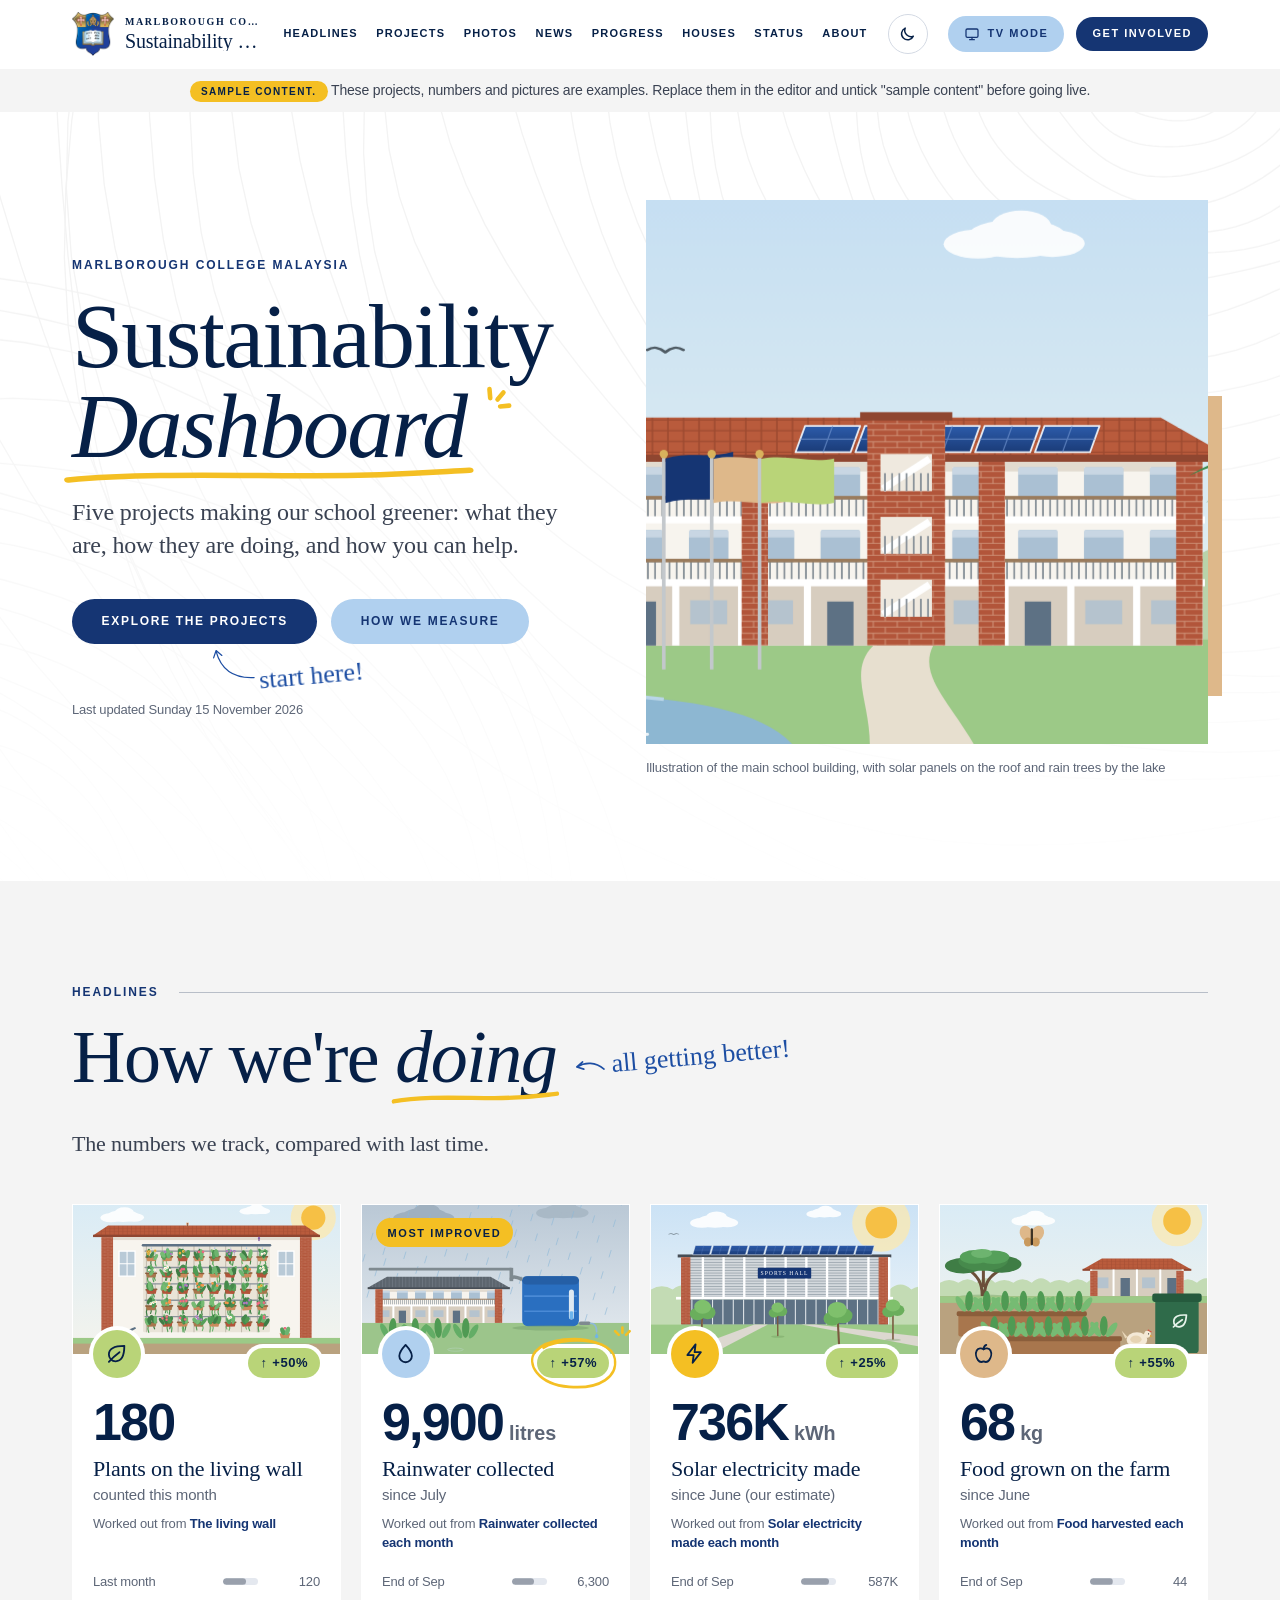
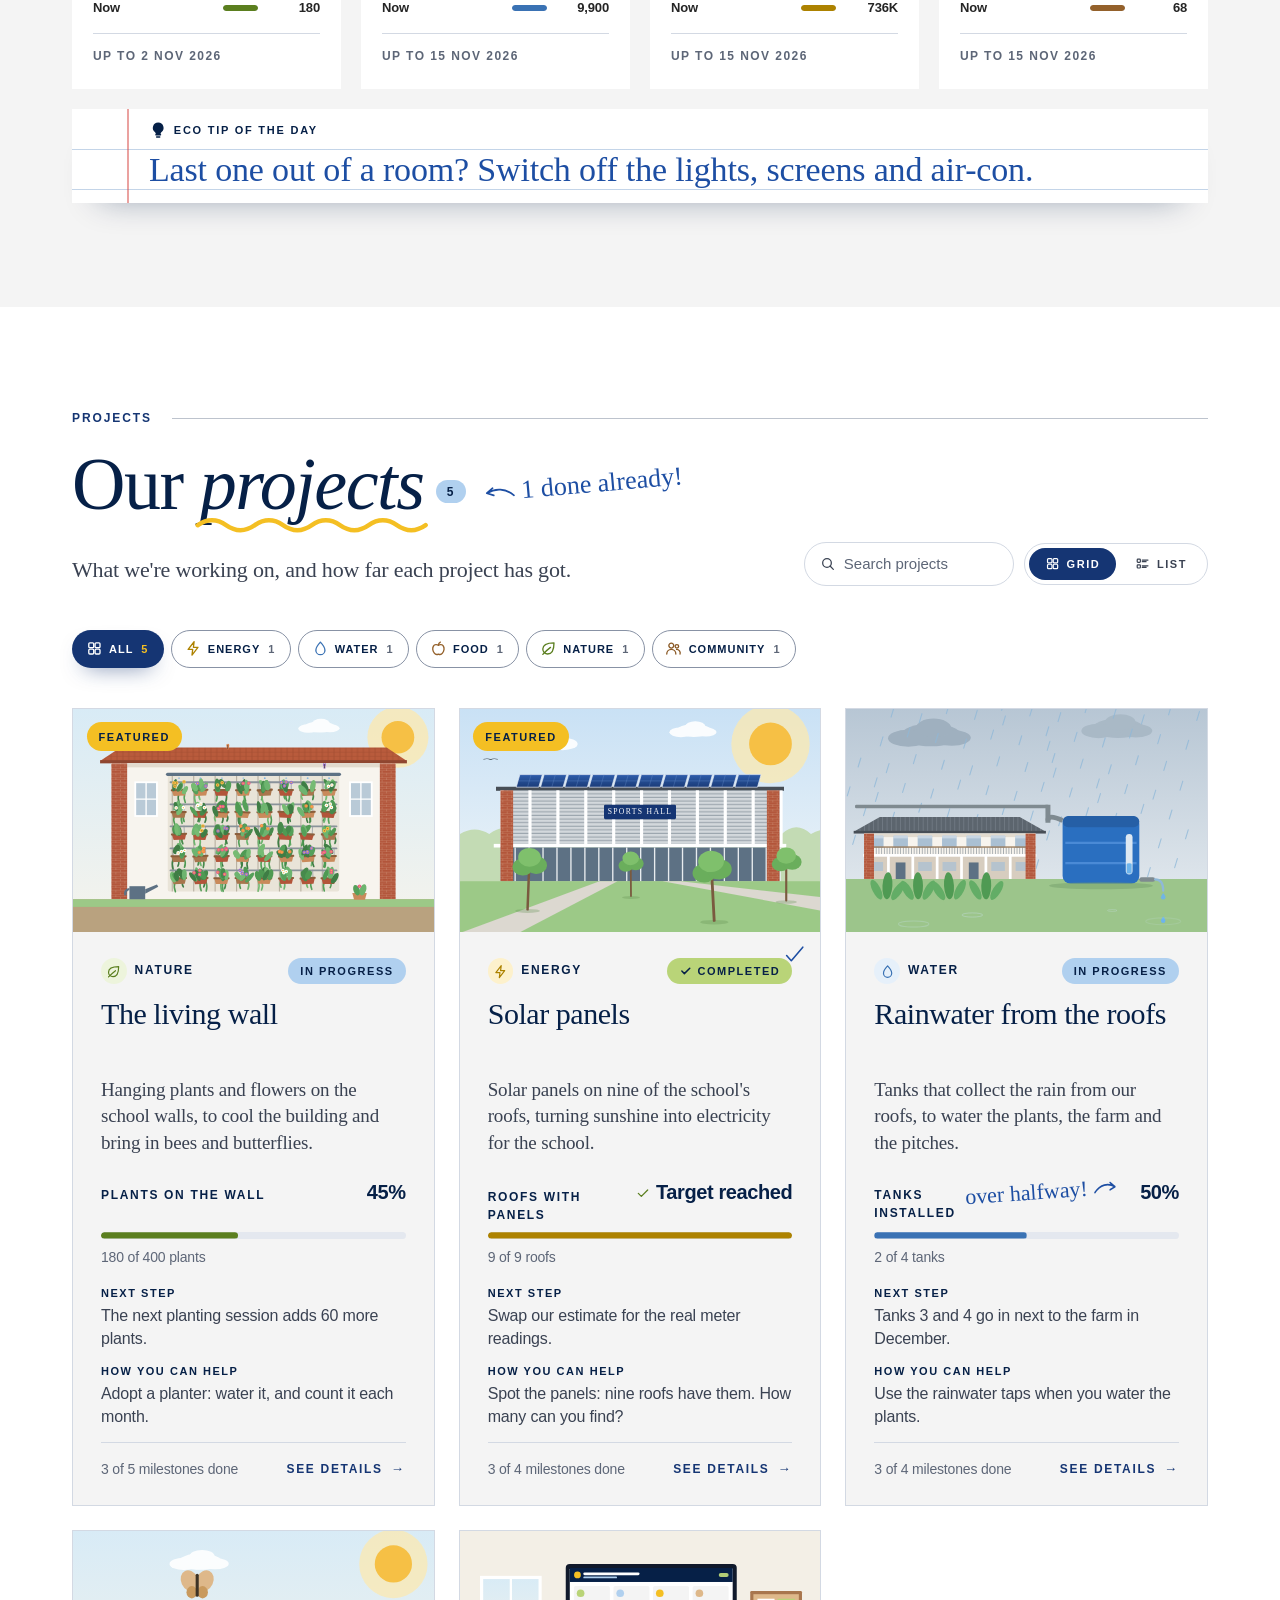
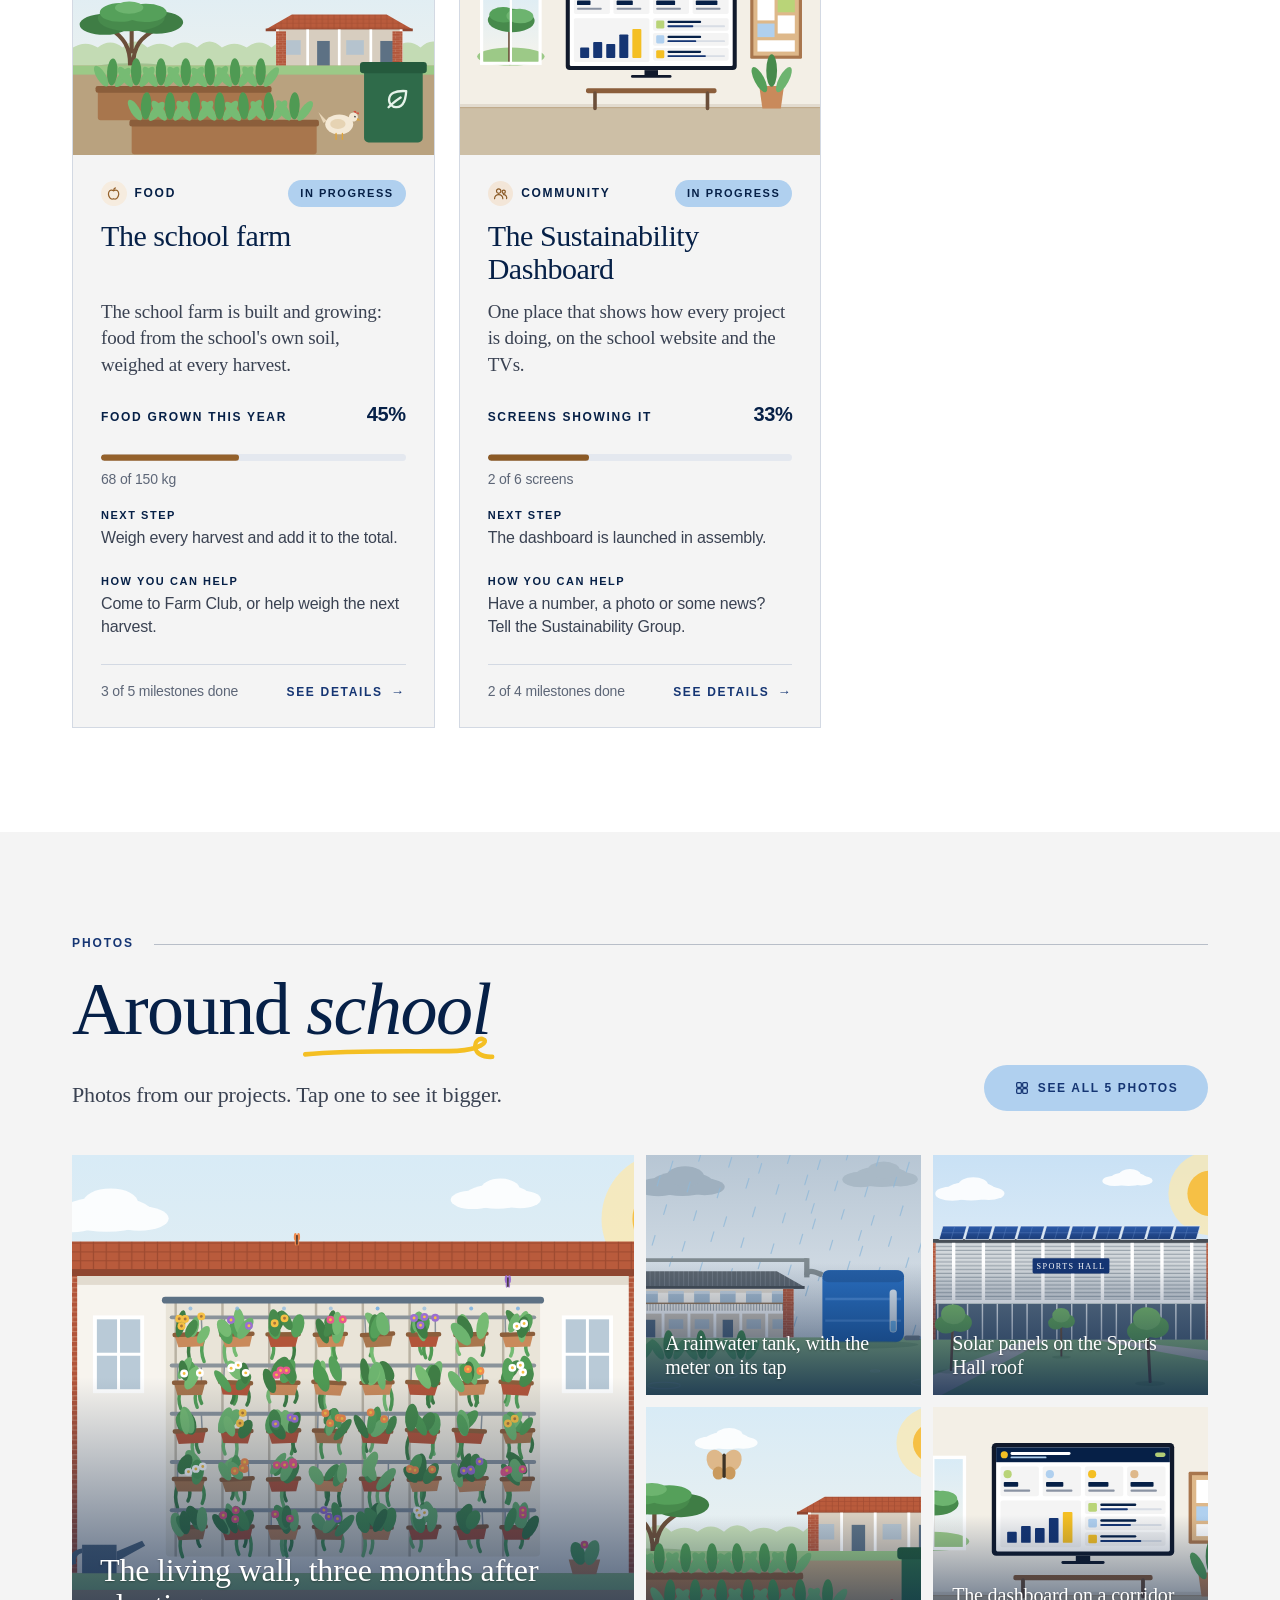
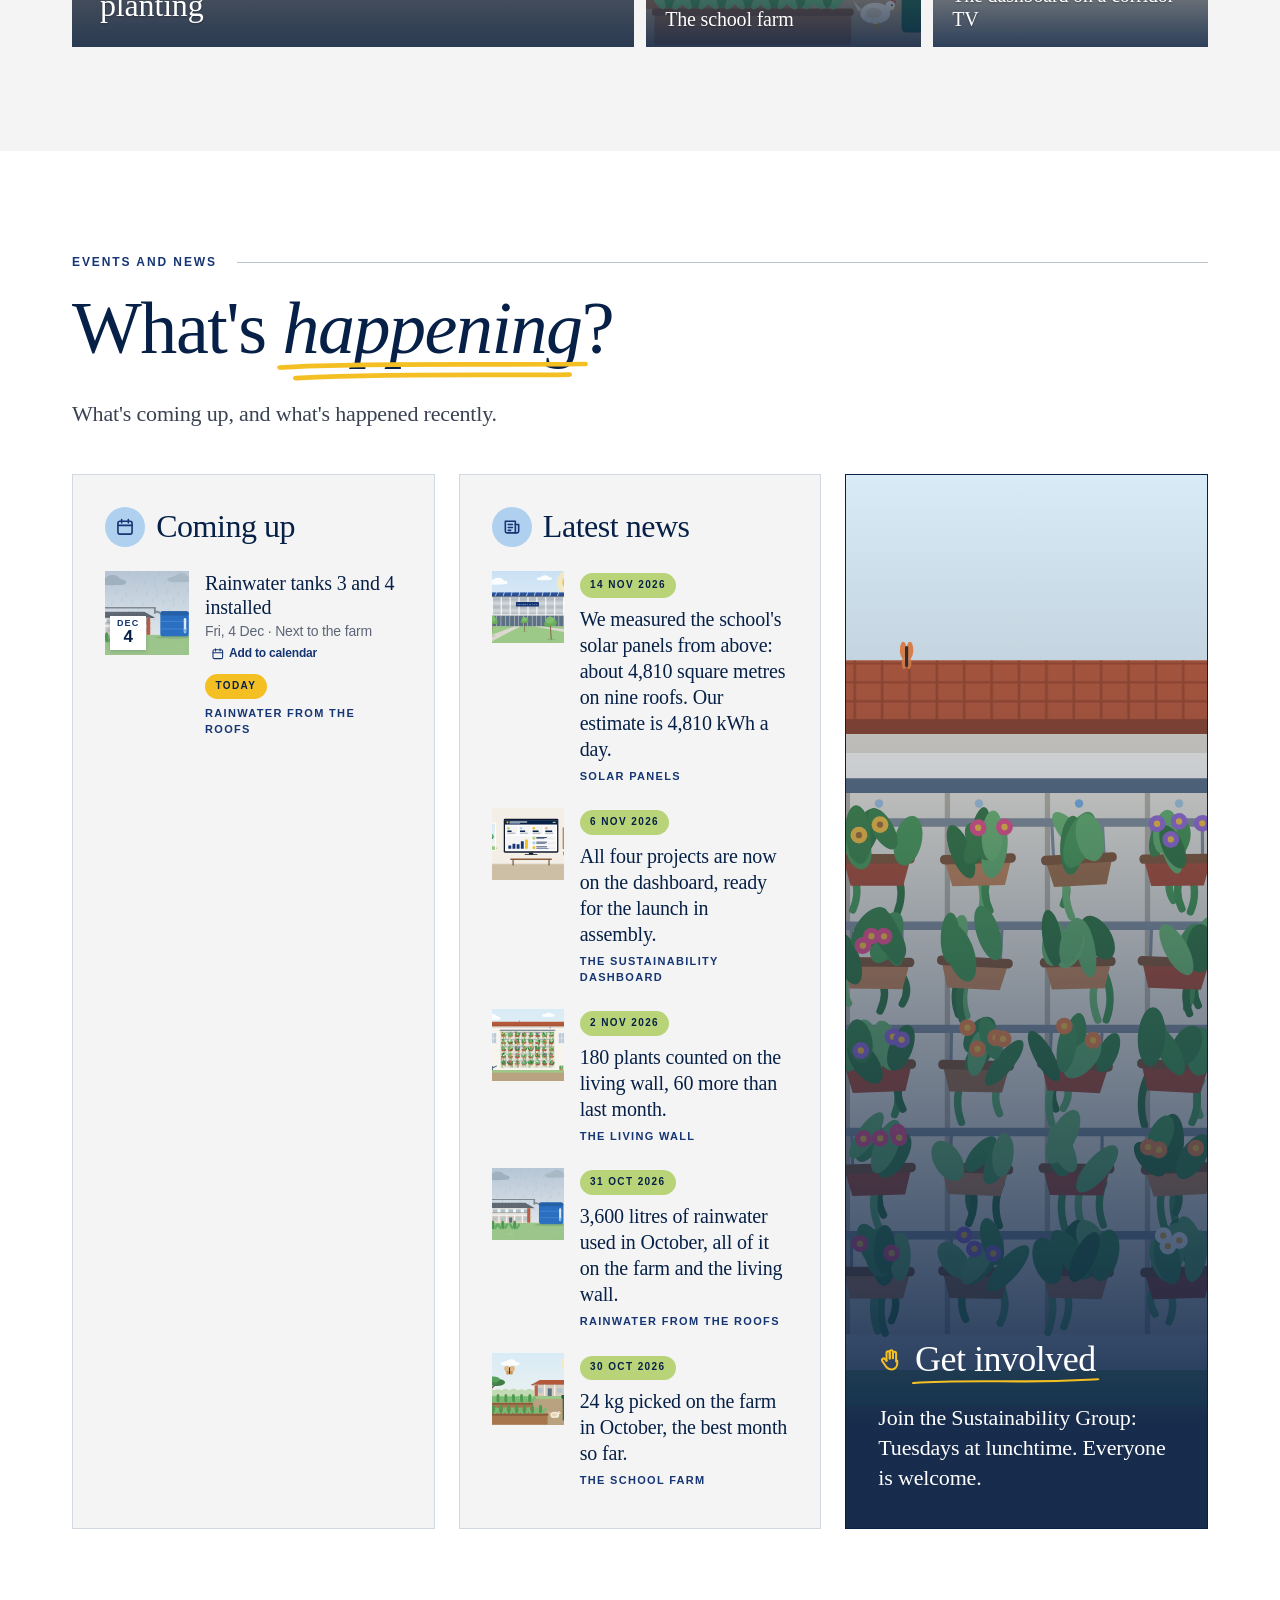
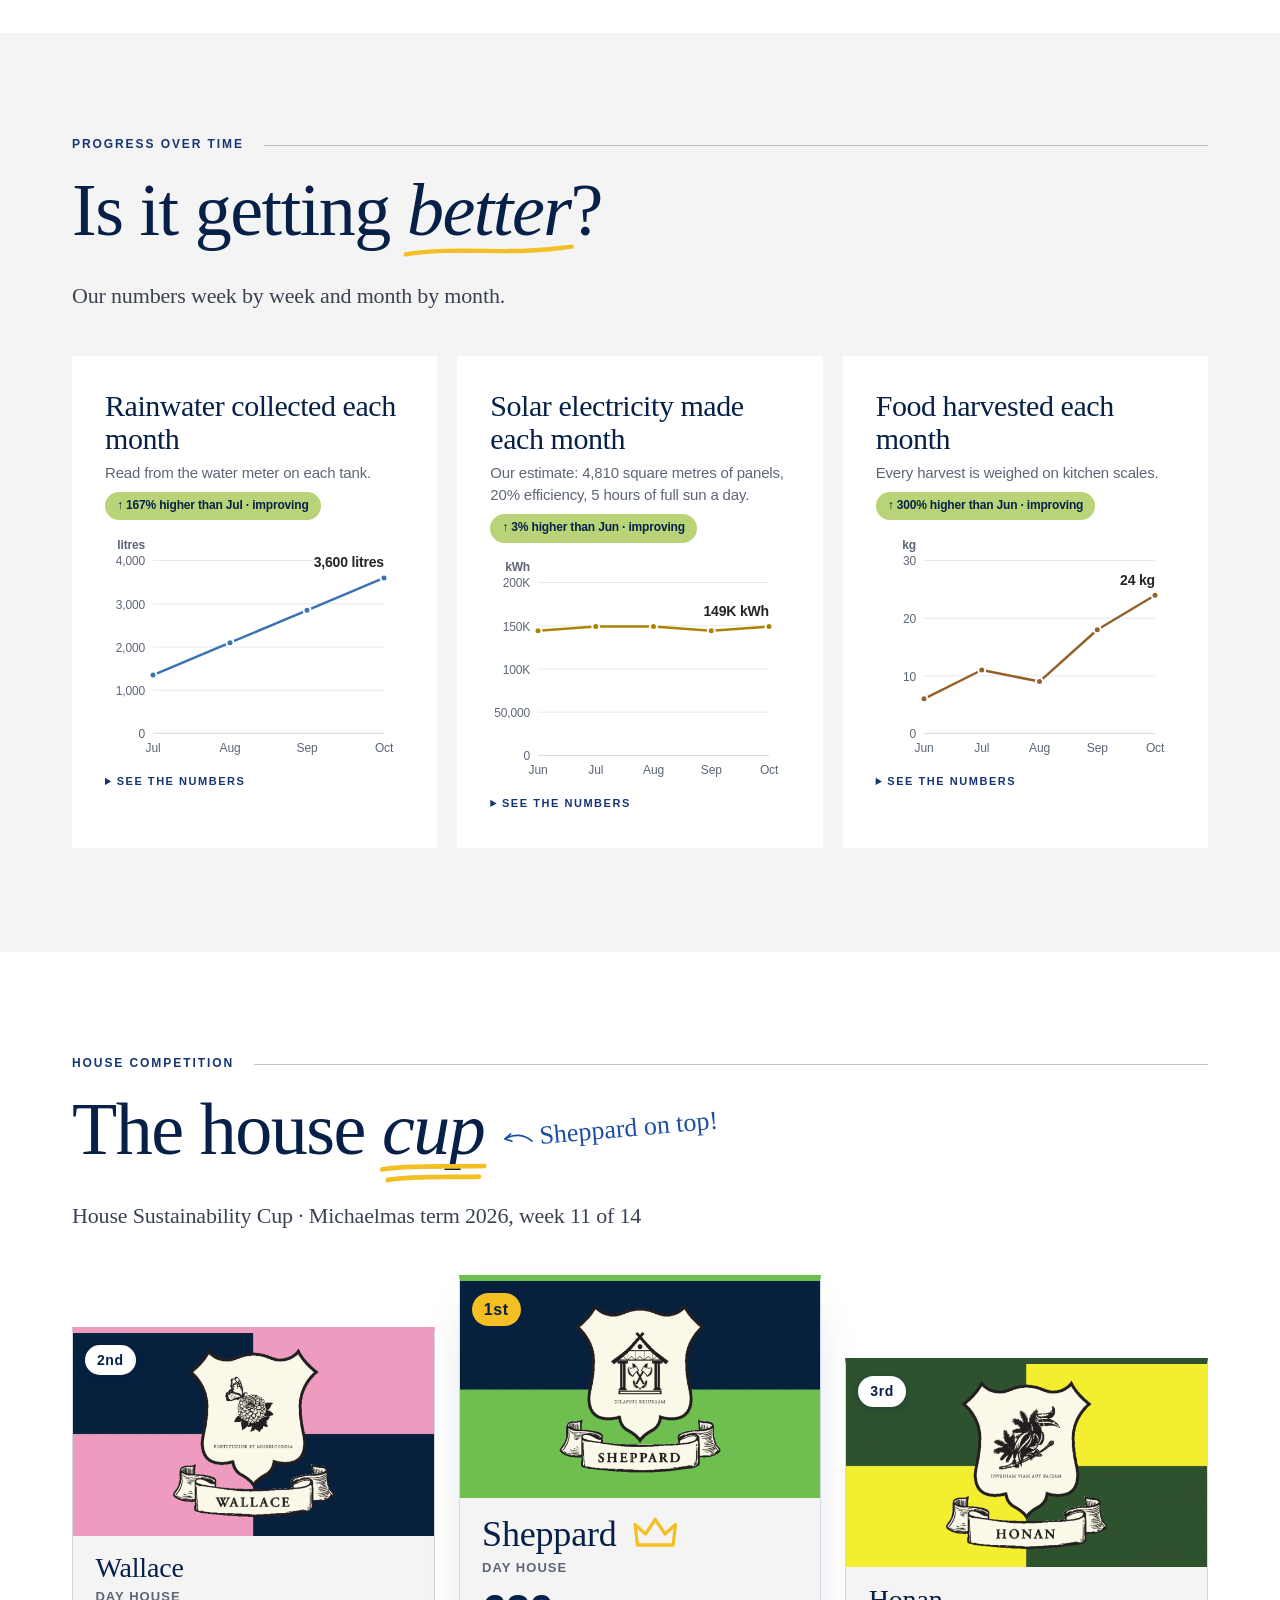
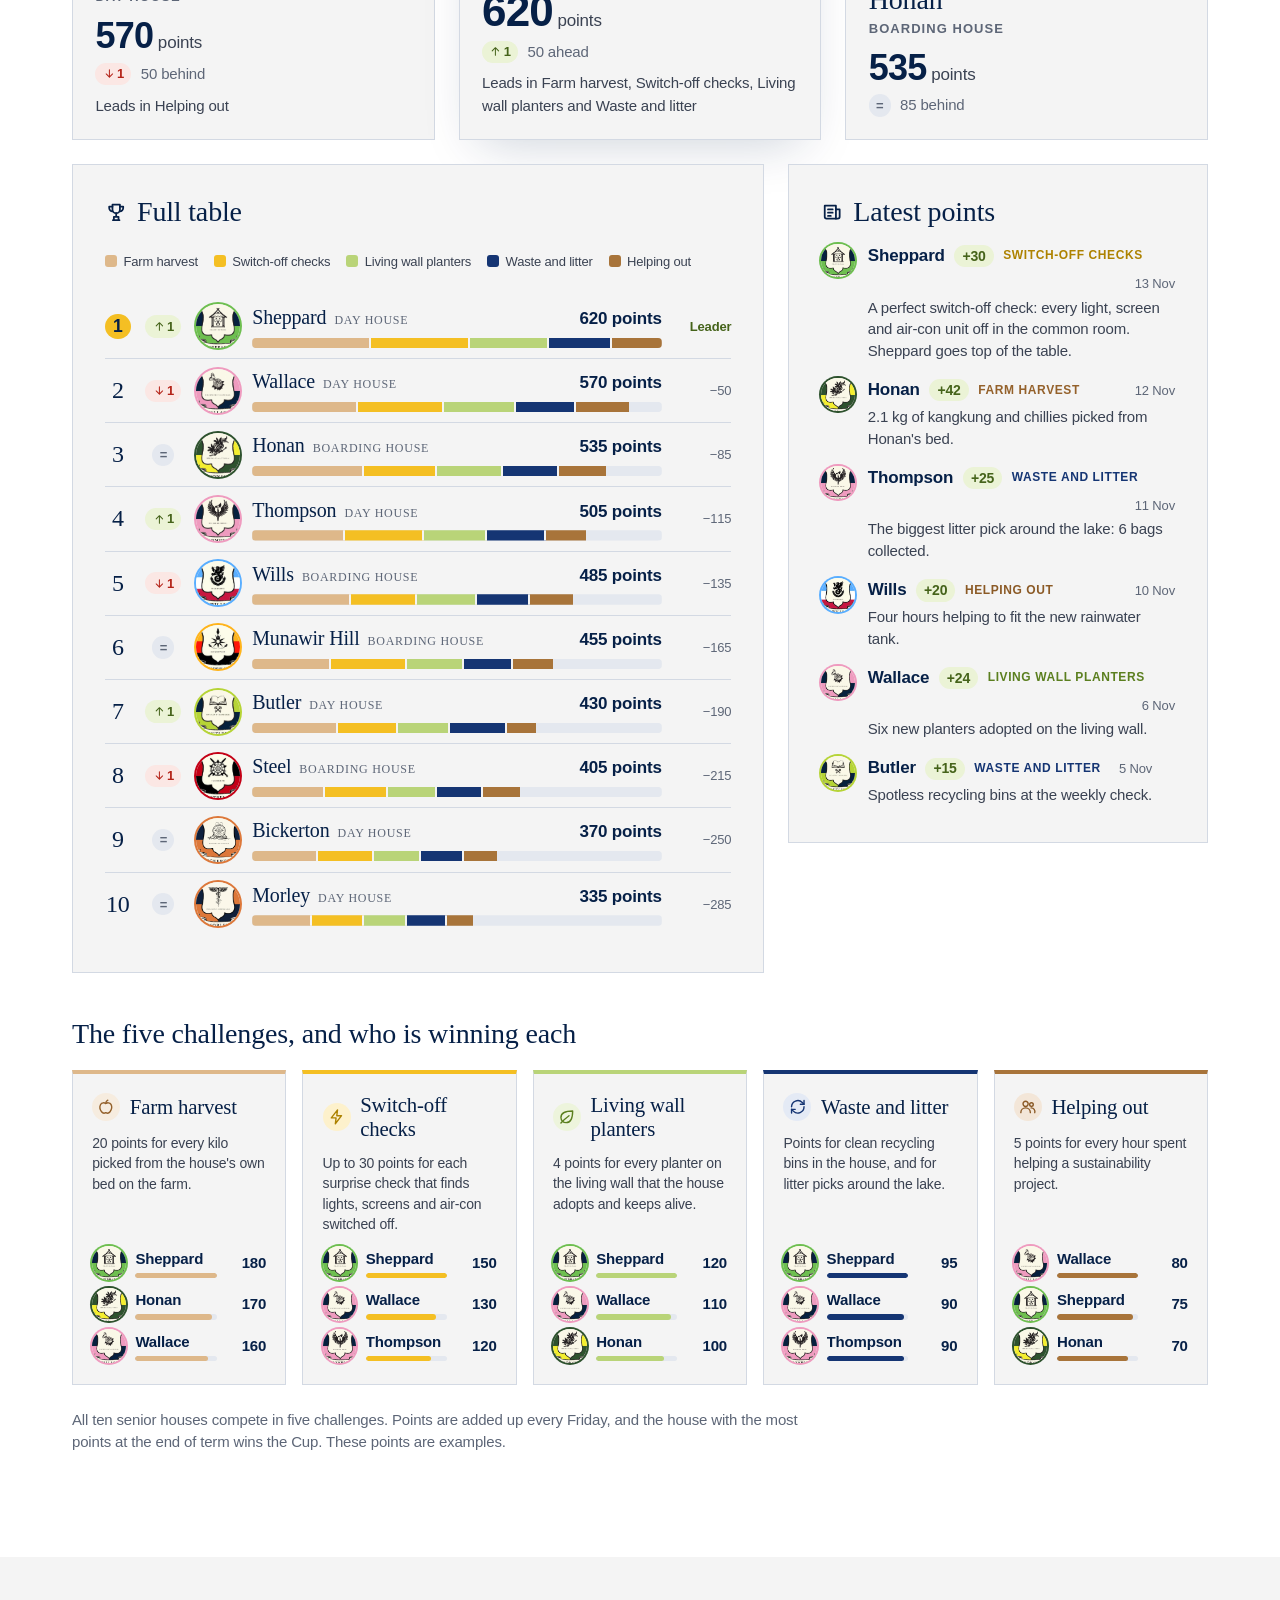
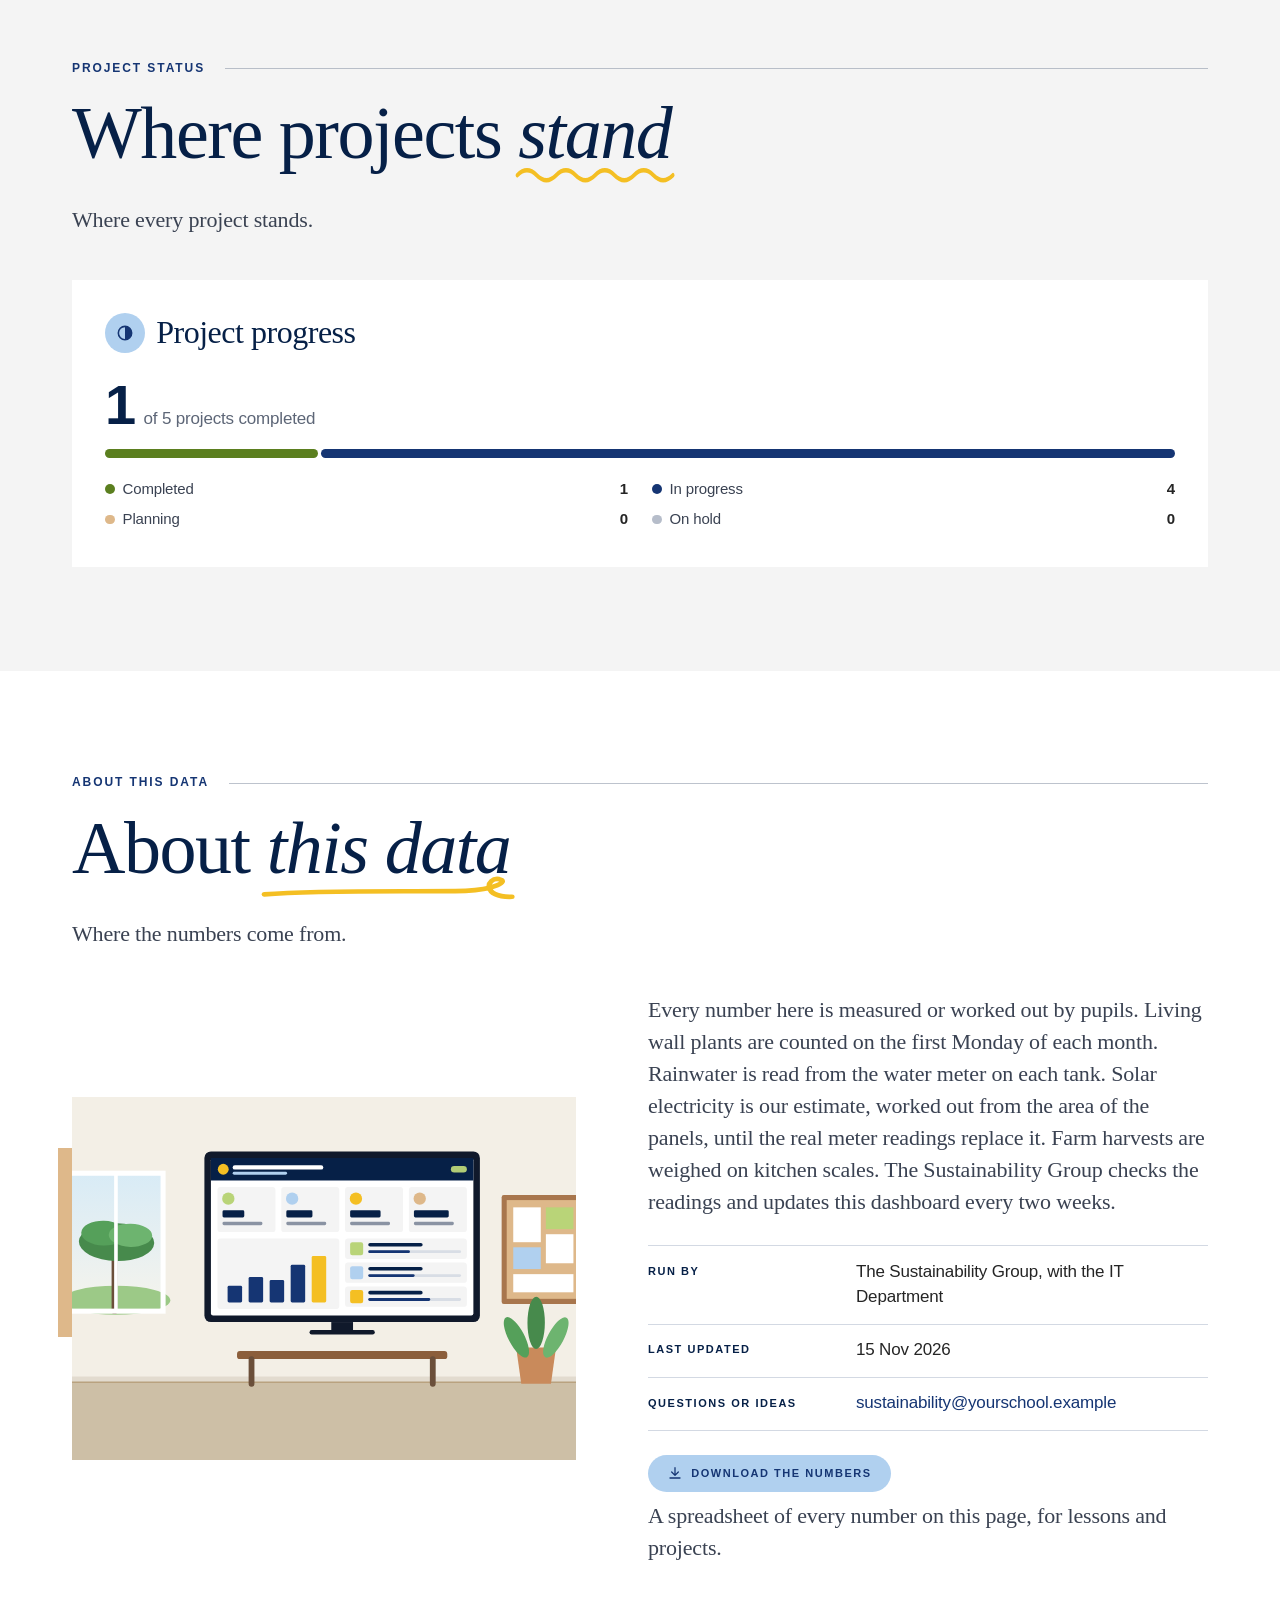
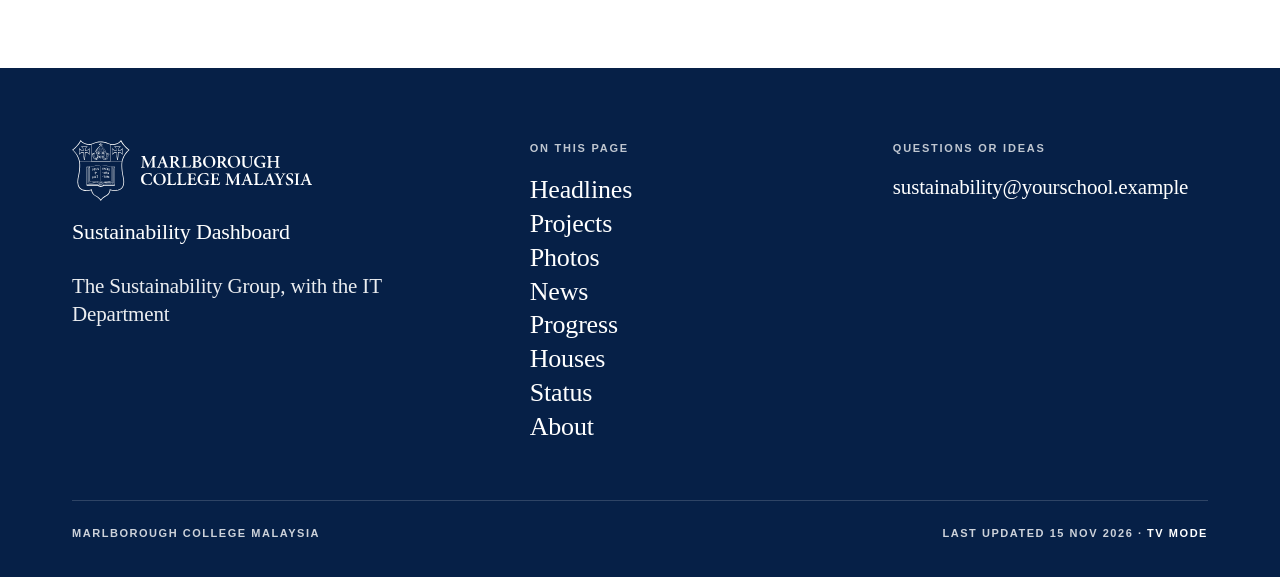
<file: index.html>
<!doctype html>
<html lang="en">
<head>
  <meta charset="utf-8">
  <meta name="viewport" content="width=device-width, initial-scale=1">
  <title>Sustainability Dashboard</title>
  <meta name="description" content="Our school's sustainability projects and progress.">
  <meta name="robots" content="noindex">
  <link rel="icon" href="assets/favicon.ico" sizes="32x32">
  <link rel="icon" href="assets/favicon.png" type="image/png">
  <link rel="apple-touch-icon" href="assets/apple-touch-icon.png">
  <link rel="stylesheet" href="assets/dashboard.css">
</head>
<body>
  <div id="app">
    <div class="loading" role="status">Loading dashboard…</div>
  </div>
  <noscript>
    <p style="padding:2rem;font:16px system-ui,sans-serif">This dashboard needs JavaScript turned on.</p>
  </noscript>

  <script src="config.js"></script>
  <script src="assets/shared.js"></script>
  <script src="assets/dashboard.js"></script>
</body>
</html>
</file>
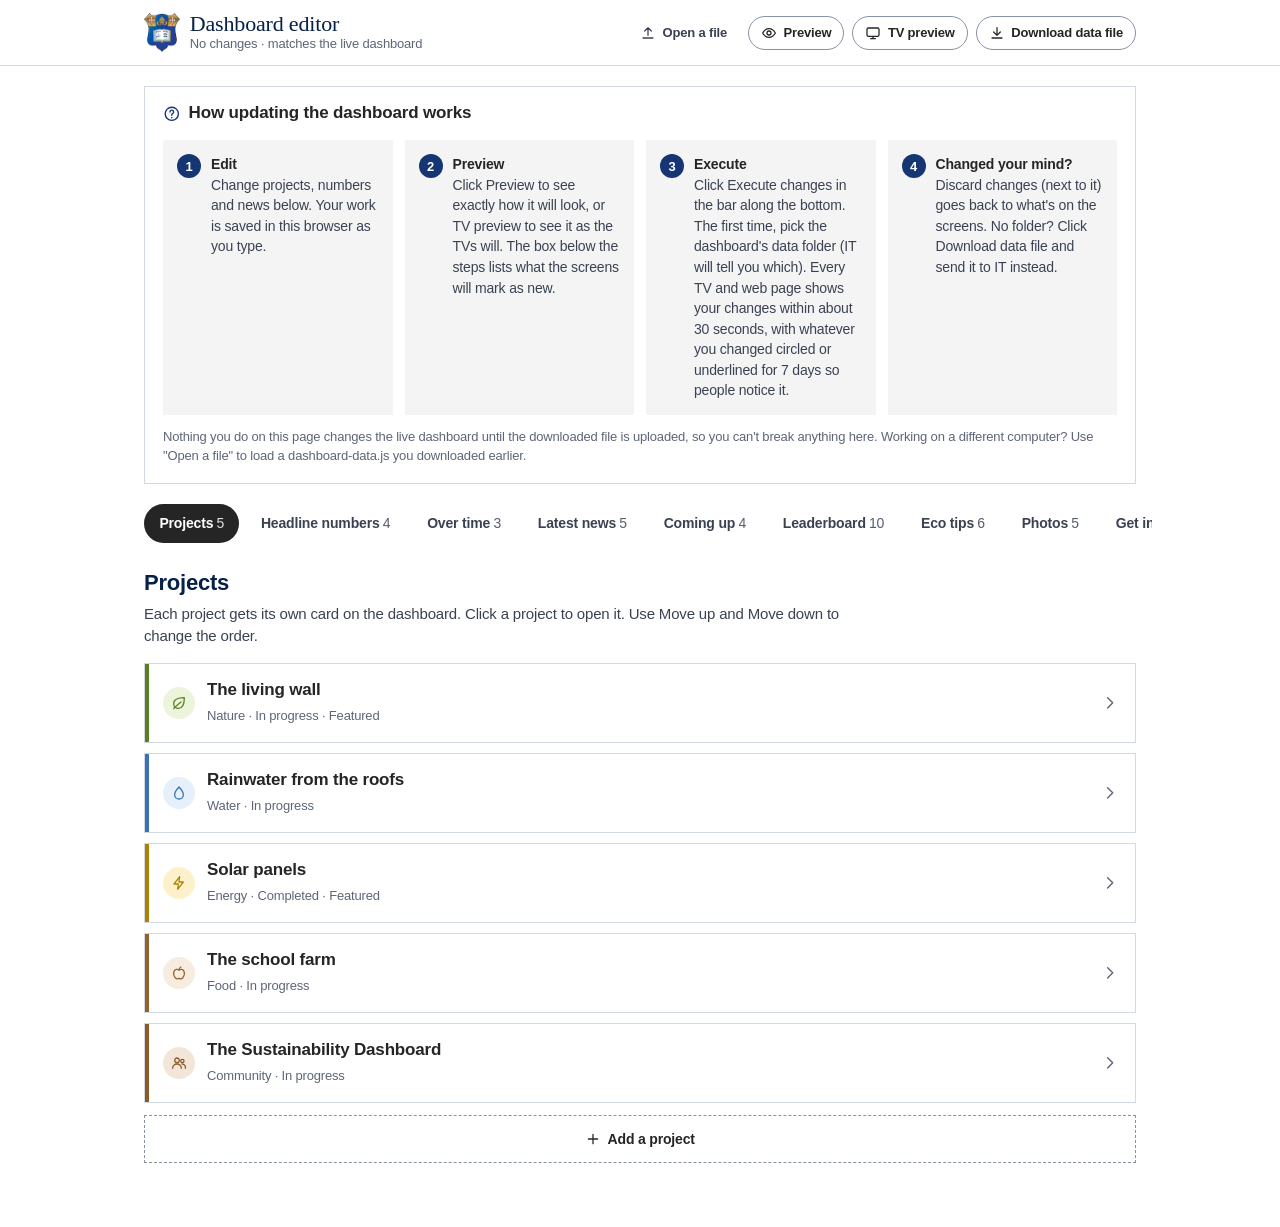
<file: editor.html>
<!doctype html>
<html lang="en">
<head>
  <meta charset="utf-8">
  <meta name="viewport" content="width=device-width, initial-scale=1">
  <title>Dashboard Editor</title>
  <meta name="robots" content="noindex">
  <link rel="icon" href="assets/favicon.ico" sizes="32x32">
  <link rel="icon" href="assets/favicon.png" type="image/png">
  <link rel="apple-touch-icon" href="assets/apple-touch-icon.png">
  <link rel="stylesheet" href="assets/dashboard.css">
  <link rel="stylesheet" href="assets/editor.css">
</head>
<body>
  <div id="editor">
    <div class="loading" role="status">Loading editor…</div>
  </div>
  <noscript>
    <p style="padding:2rem;font:16px system-ui,sans-serif">The editor needs JavaScript turned on.</p>
  </noscript>

  <script src="config.js"></script>
  <script src="assets/shared.js"></script>
  <script src="assets/editor.js"></script>
</body>
</html>
</file>
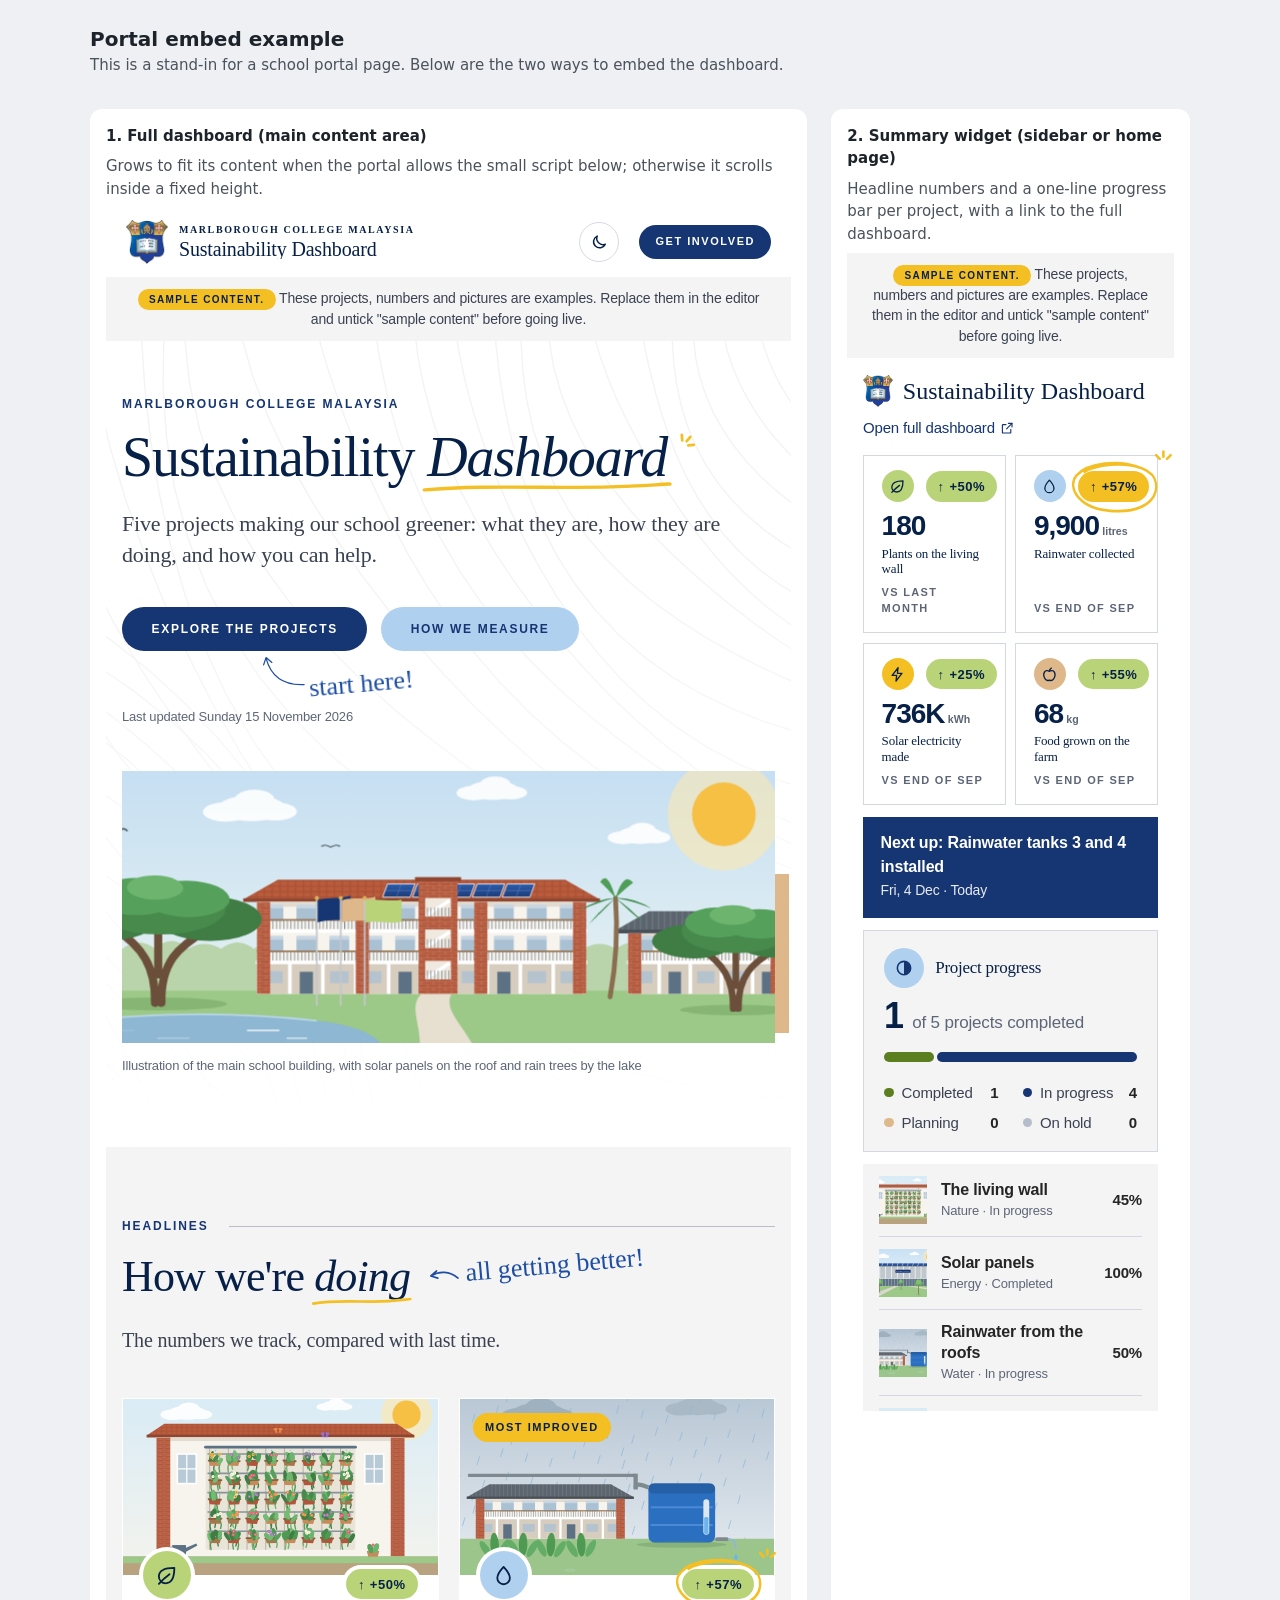
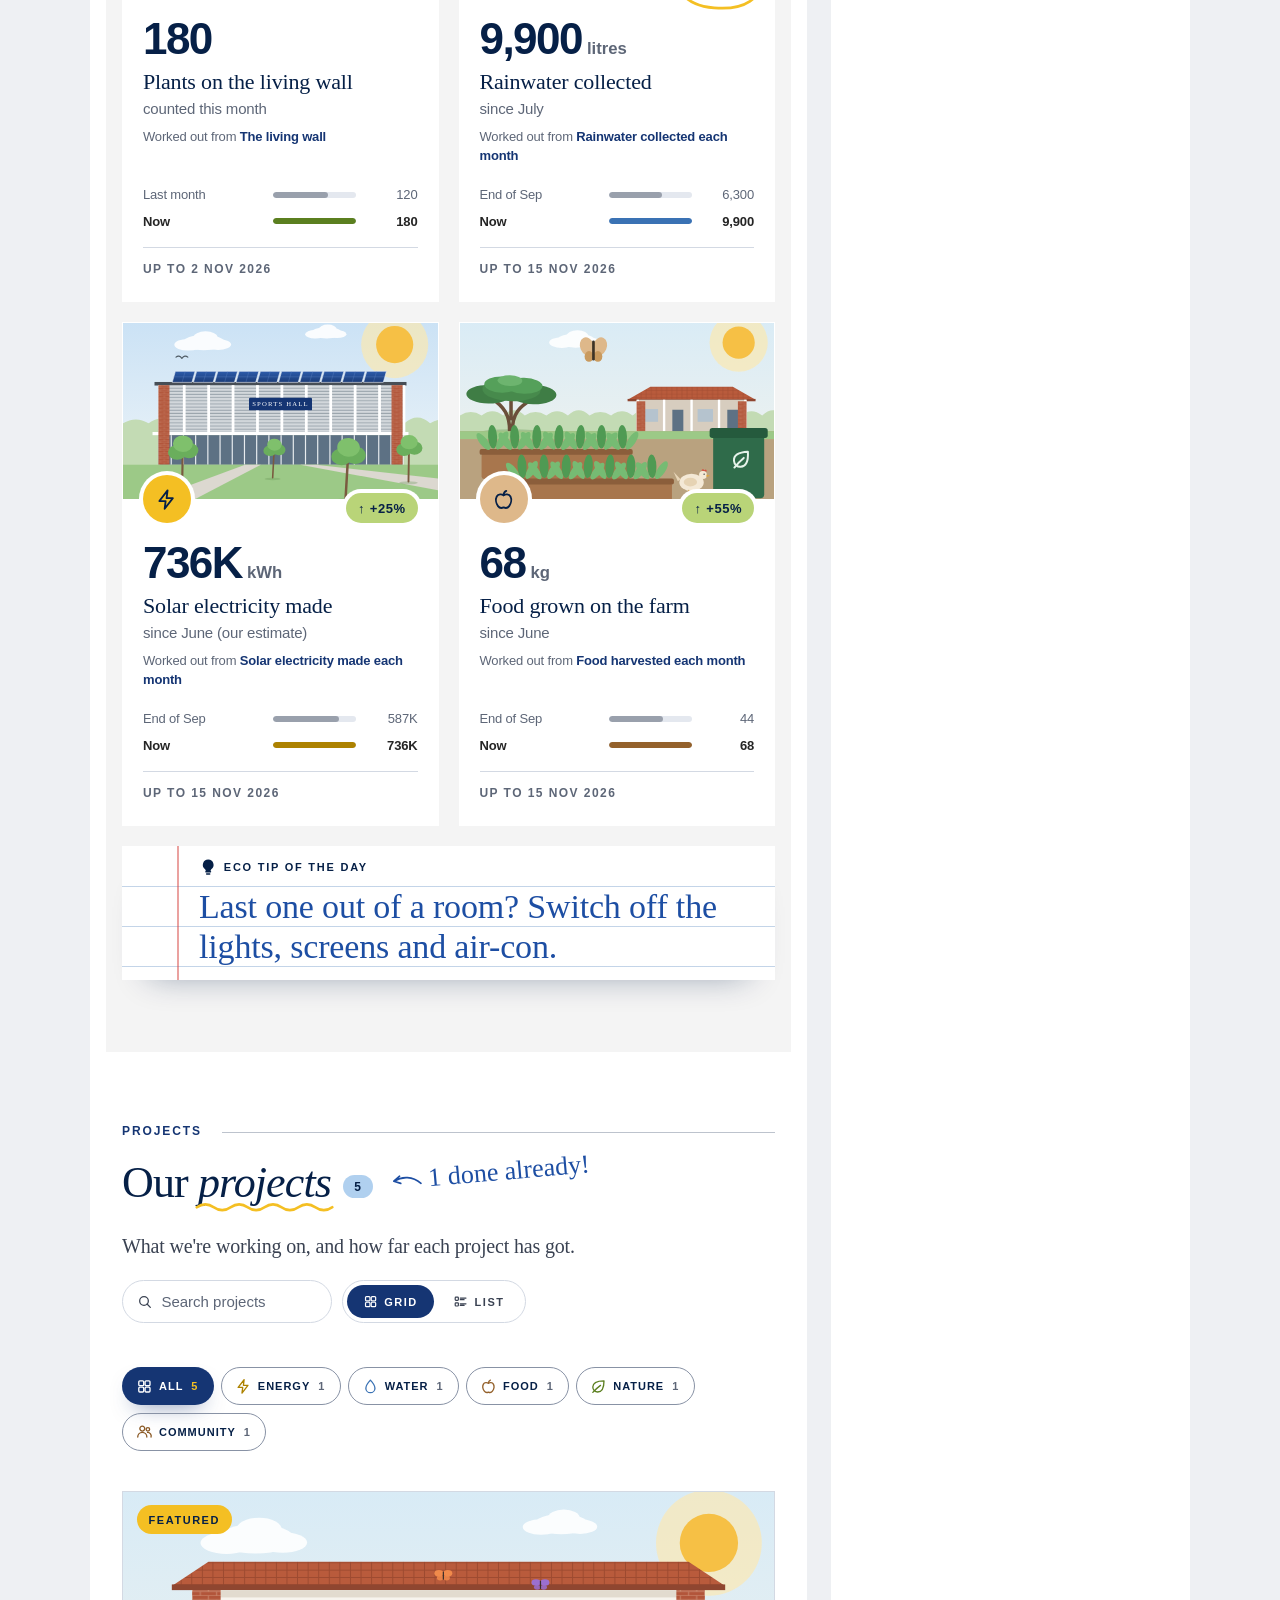
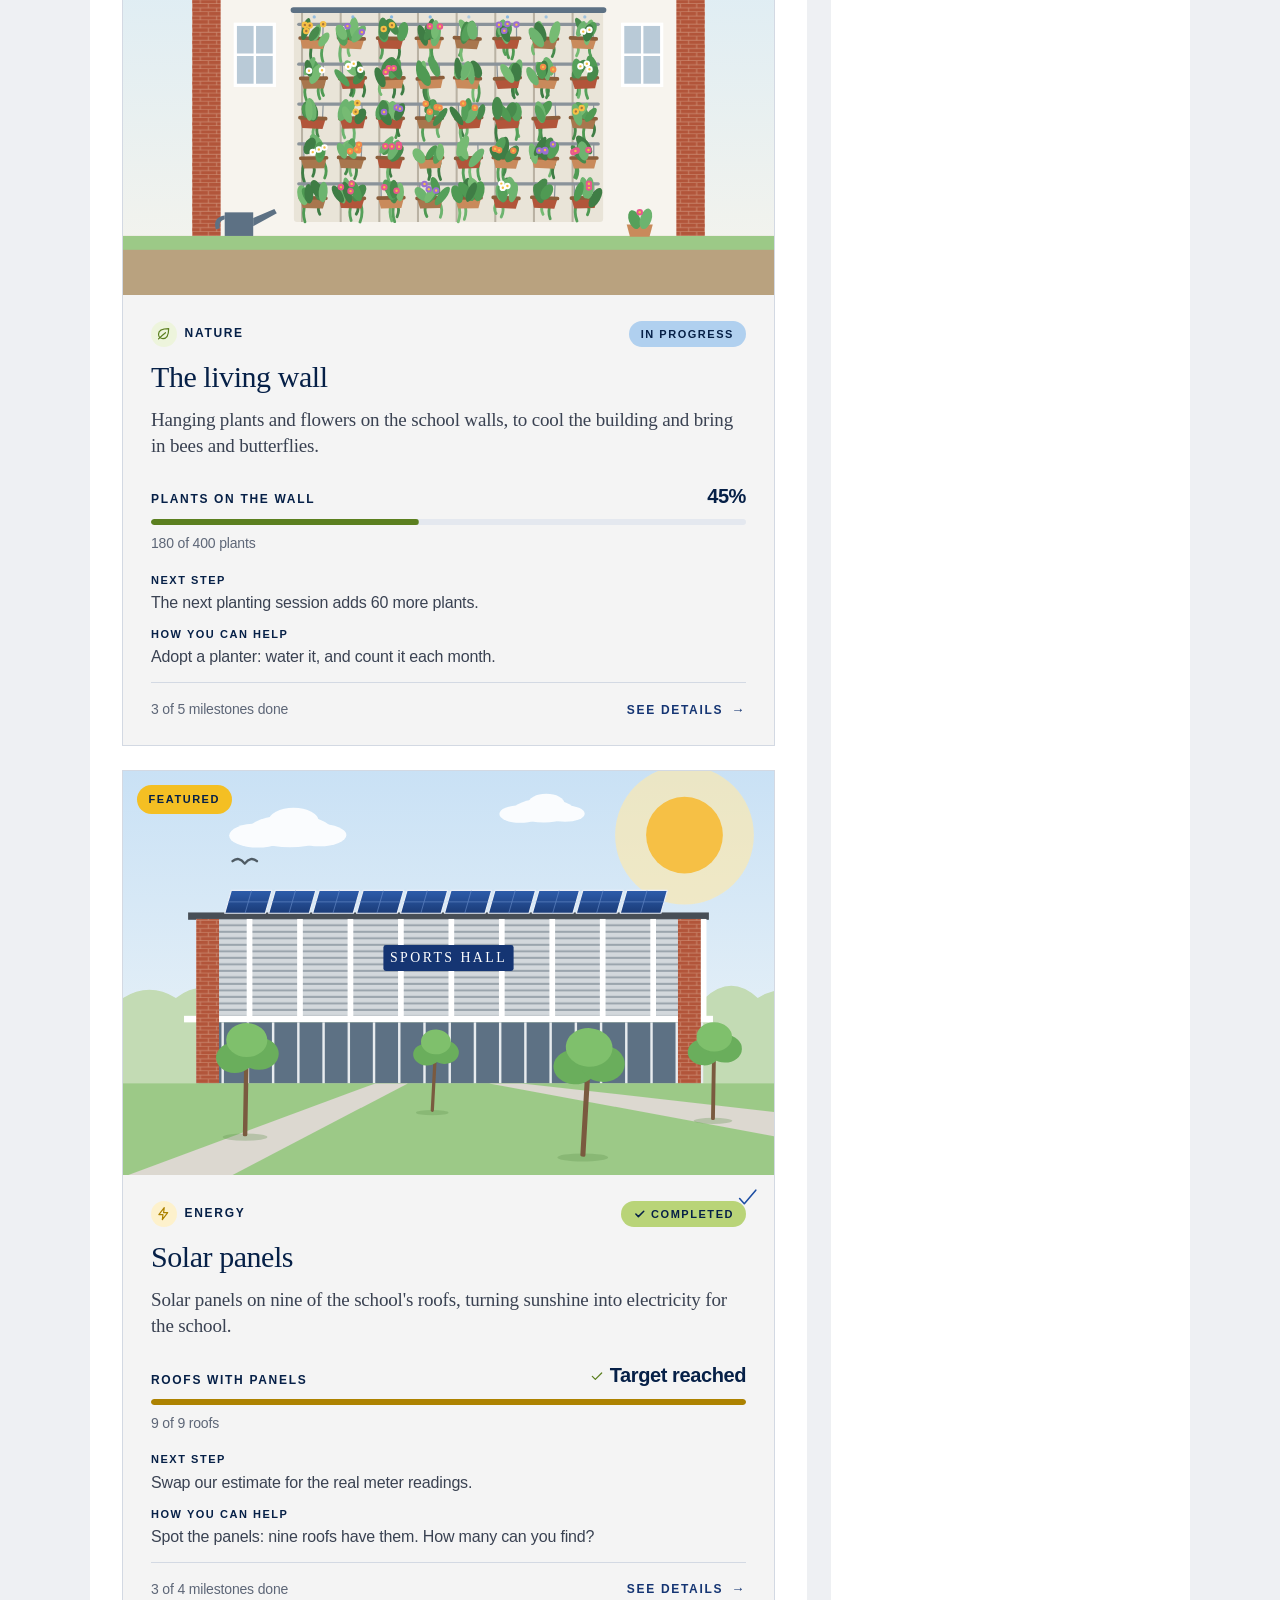
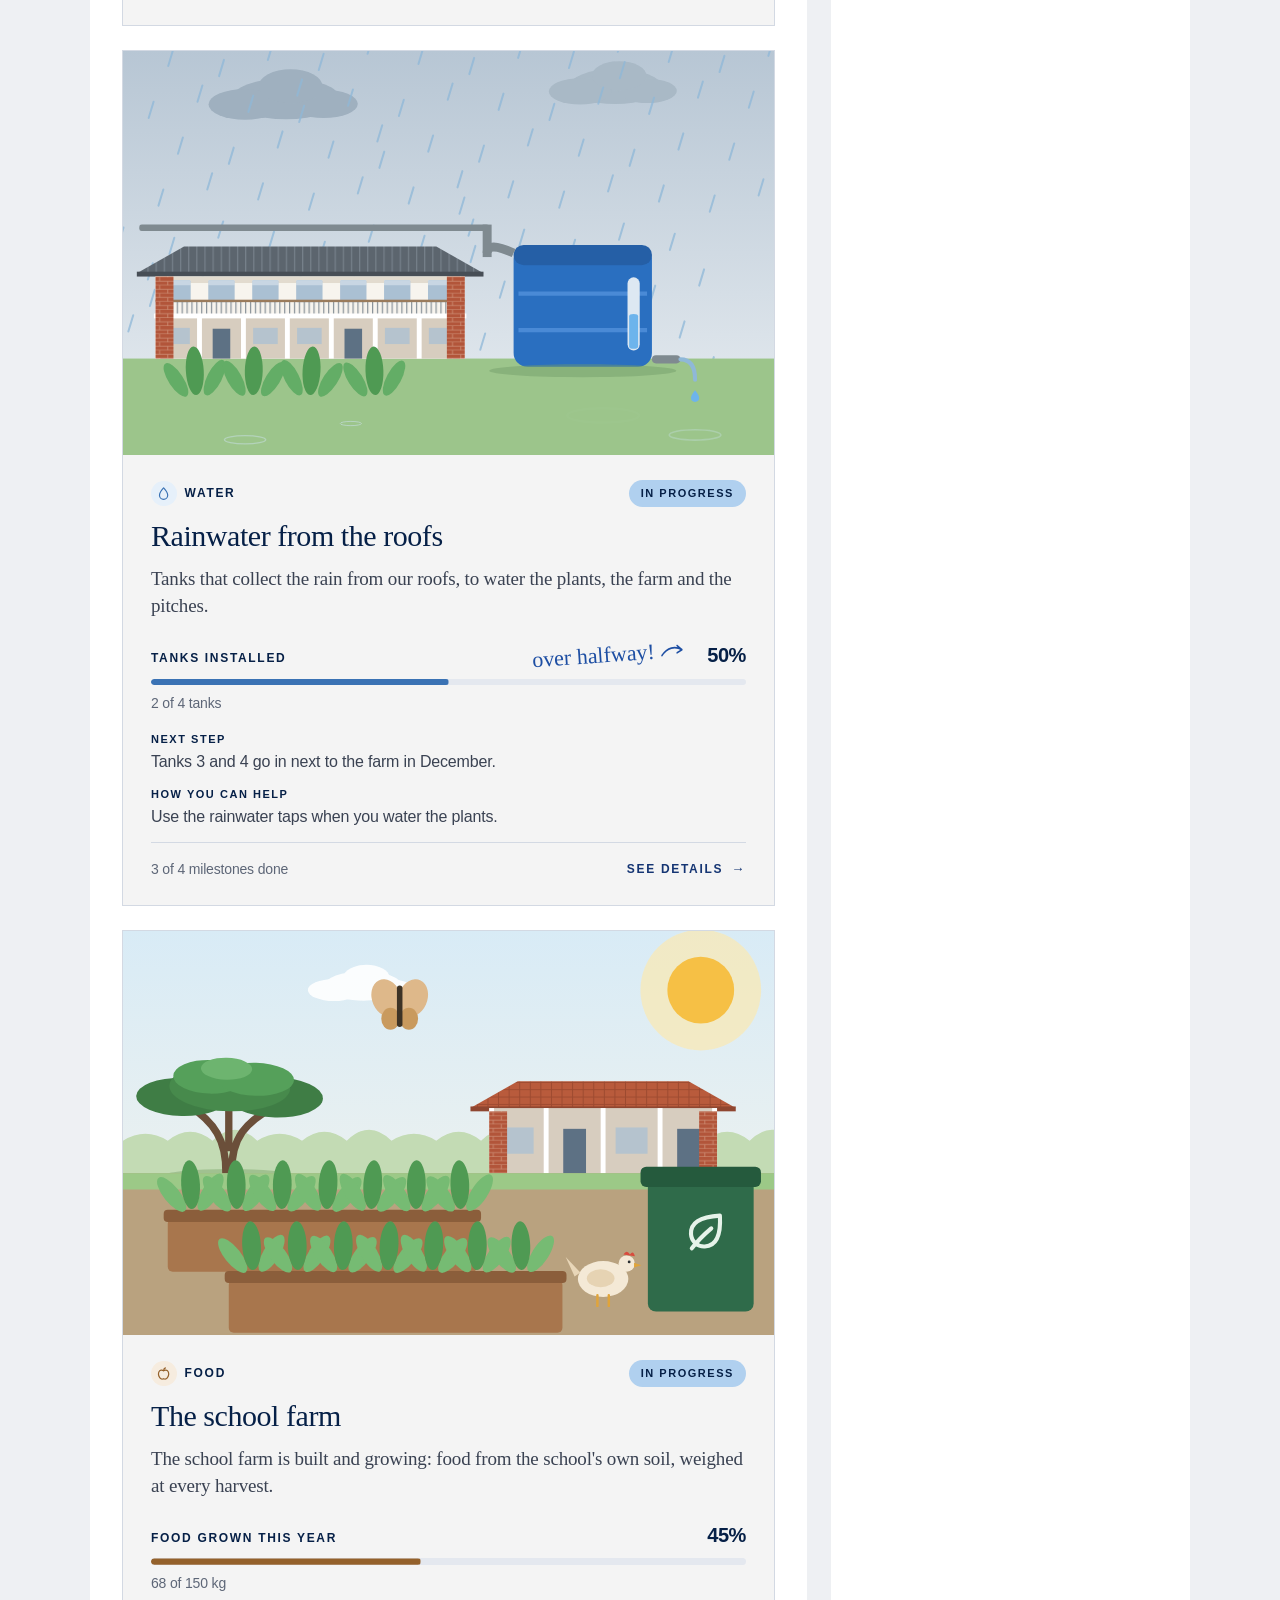
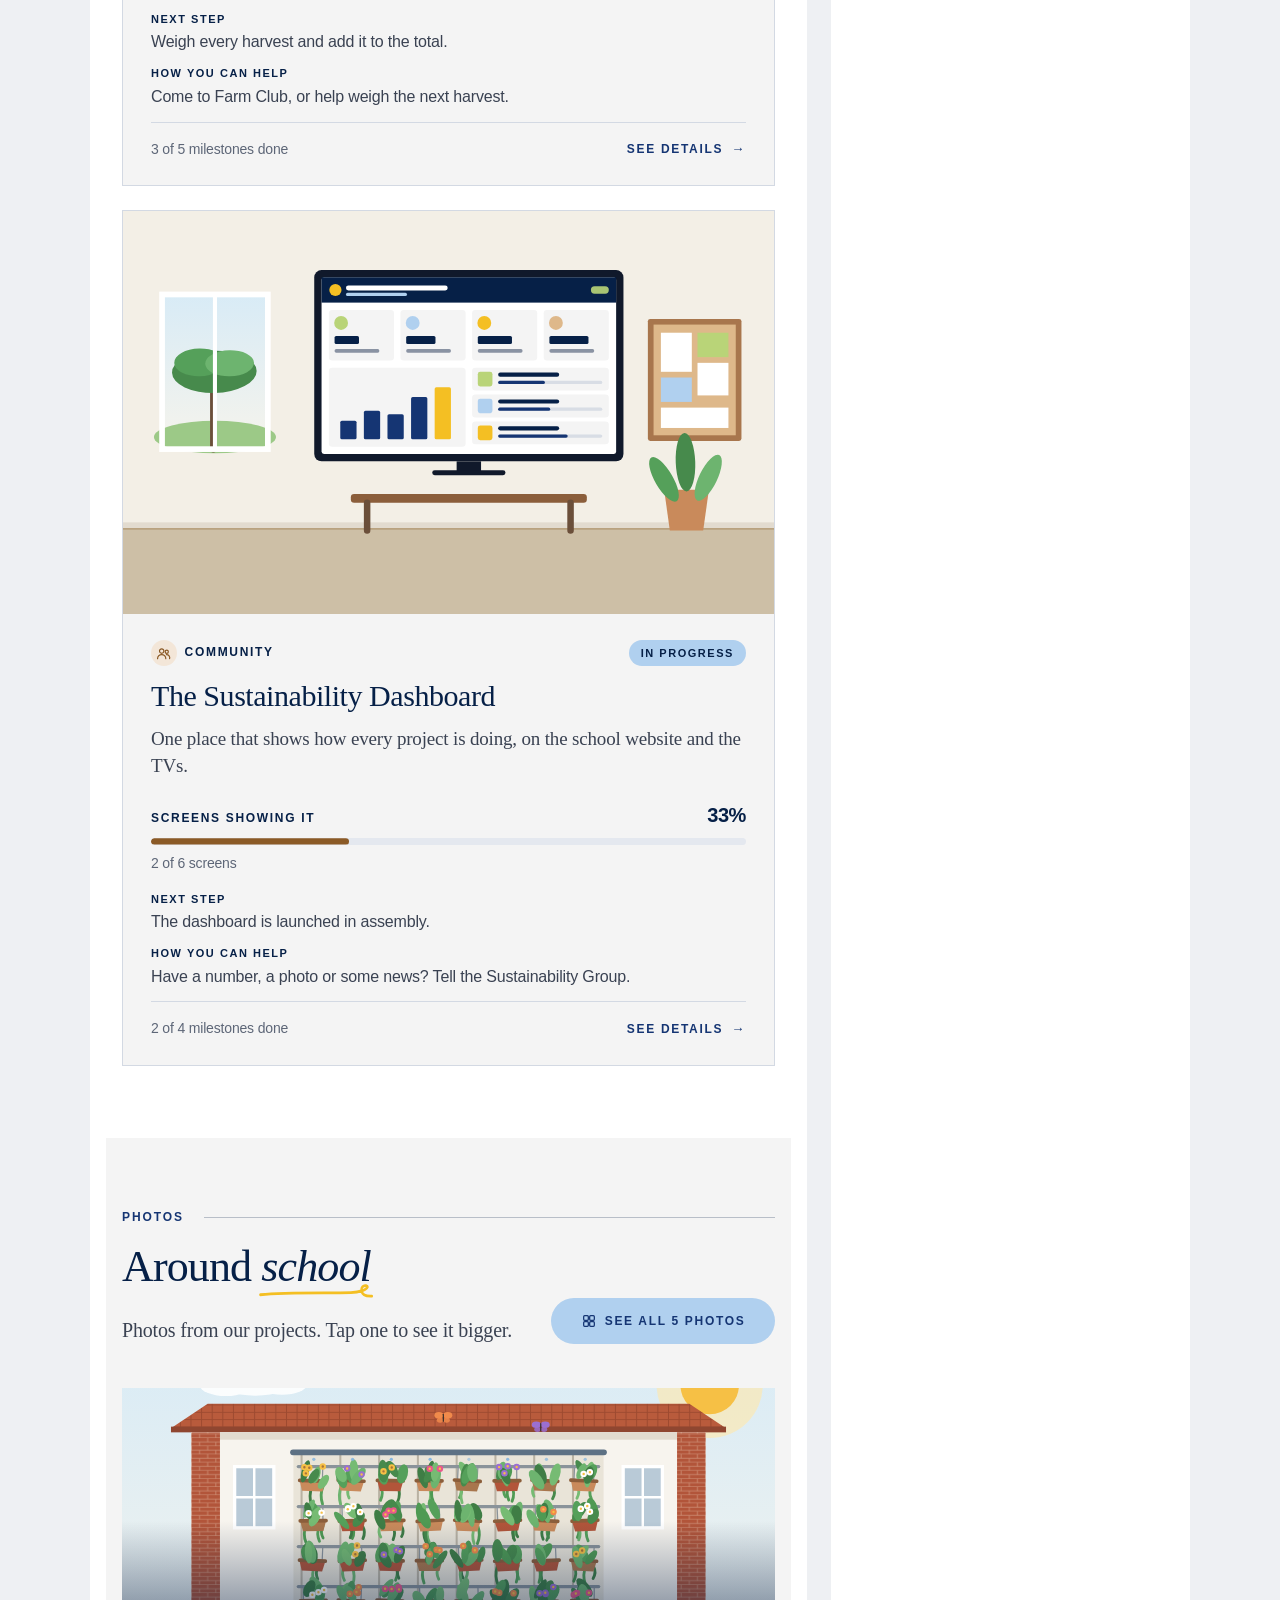
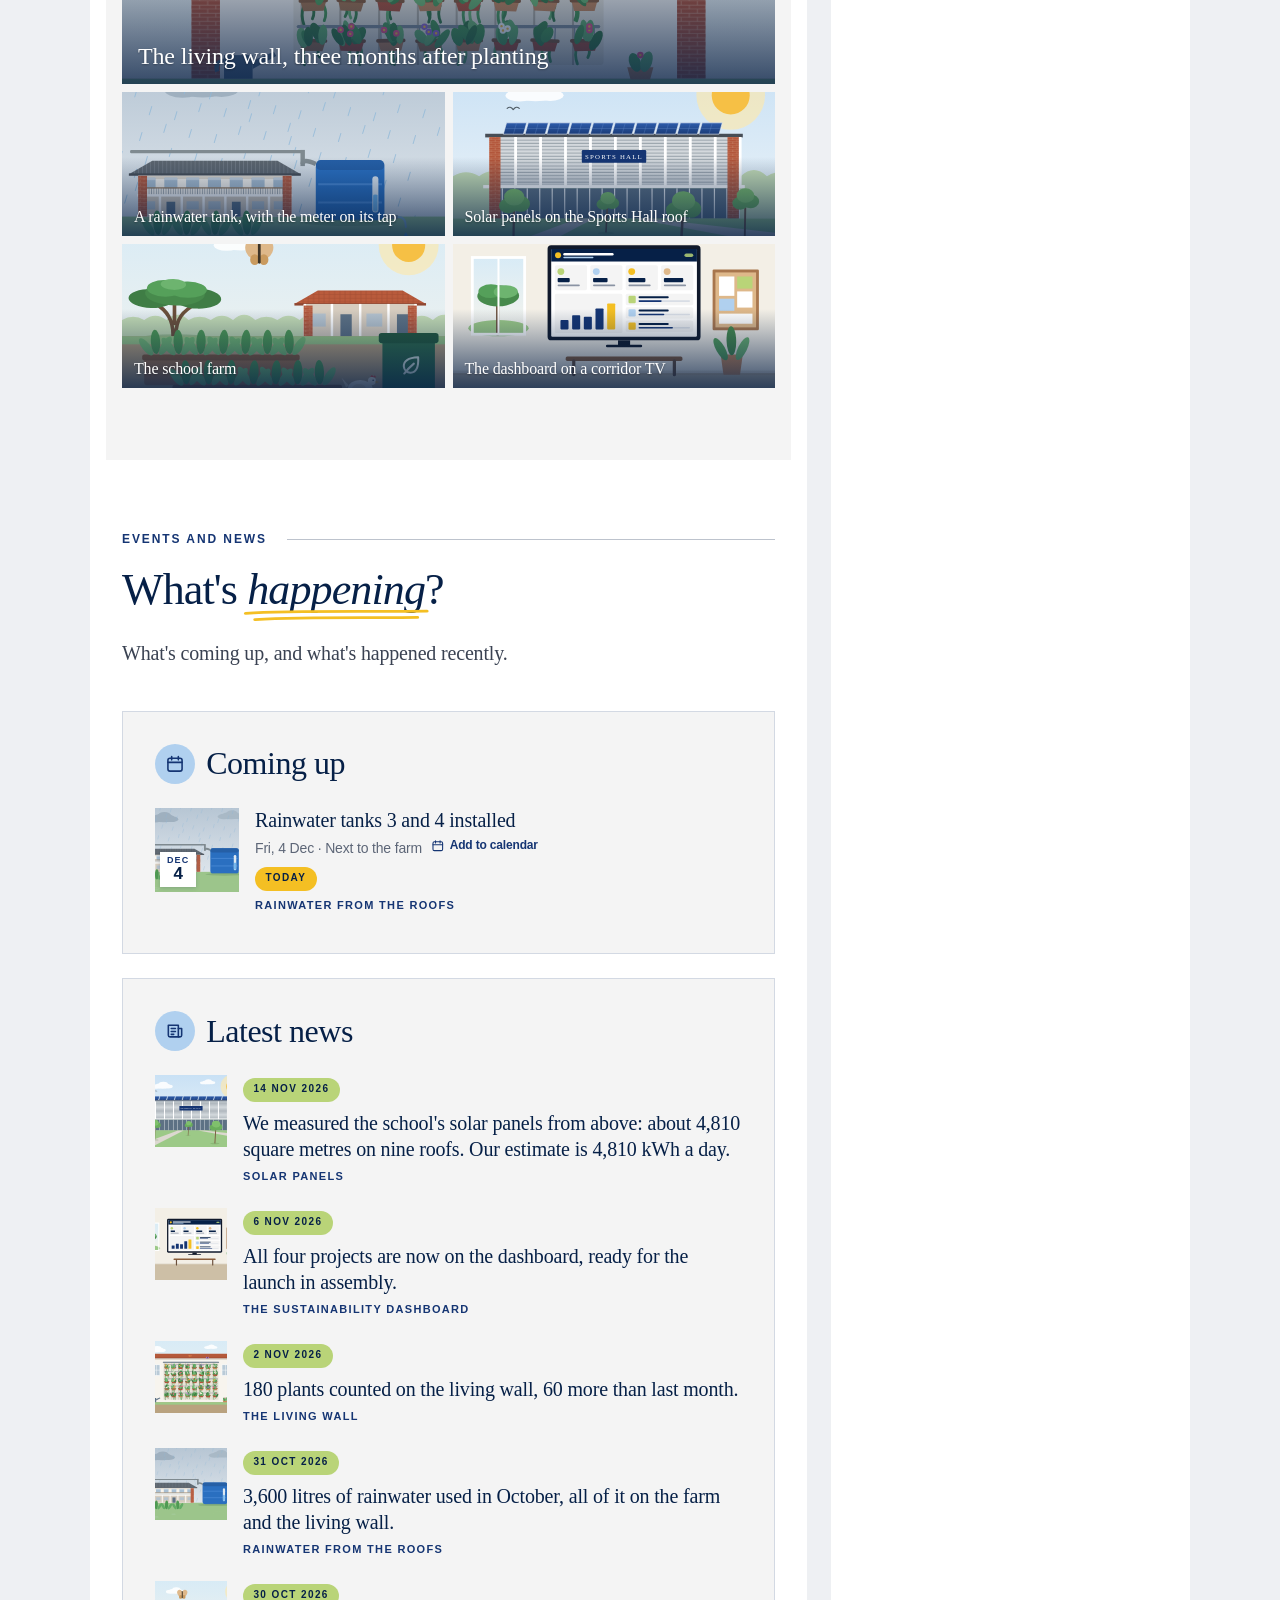
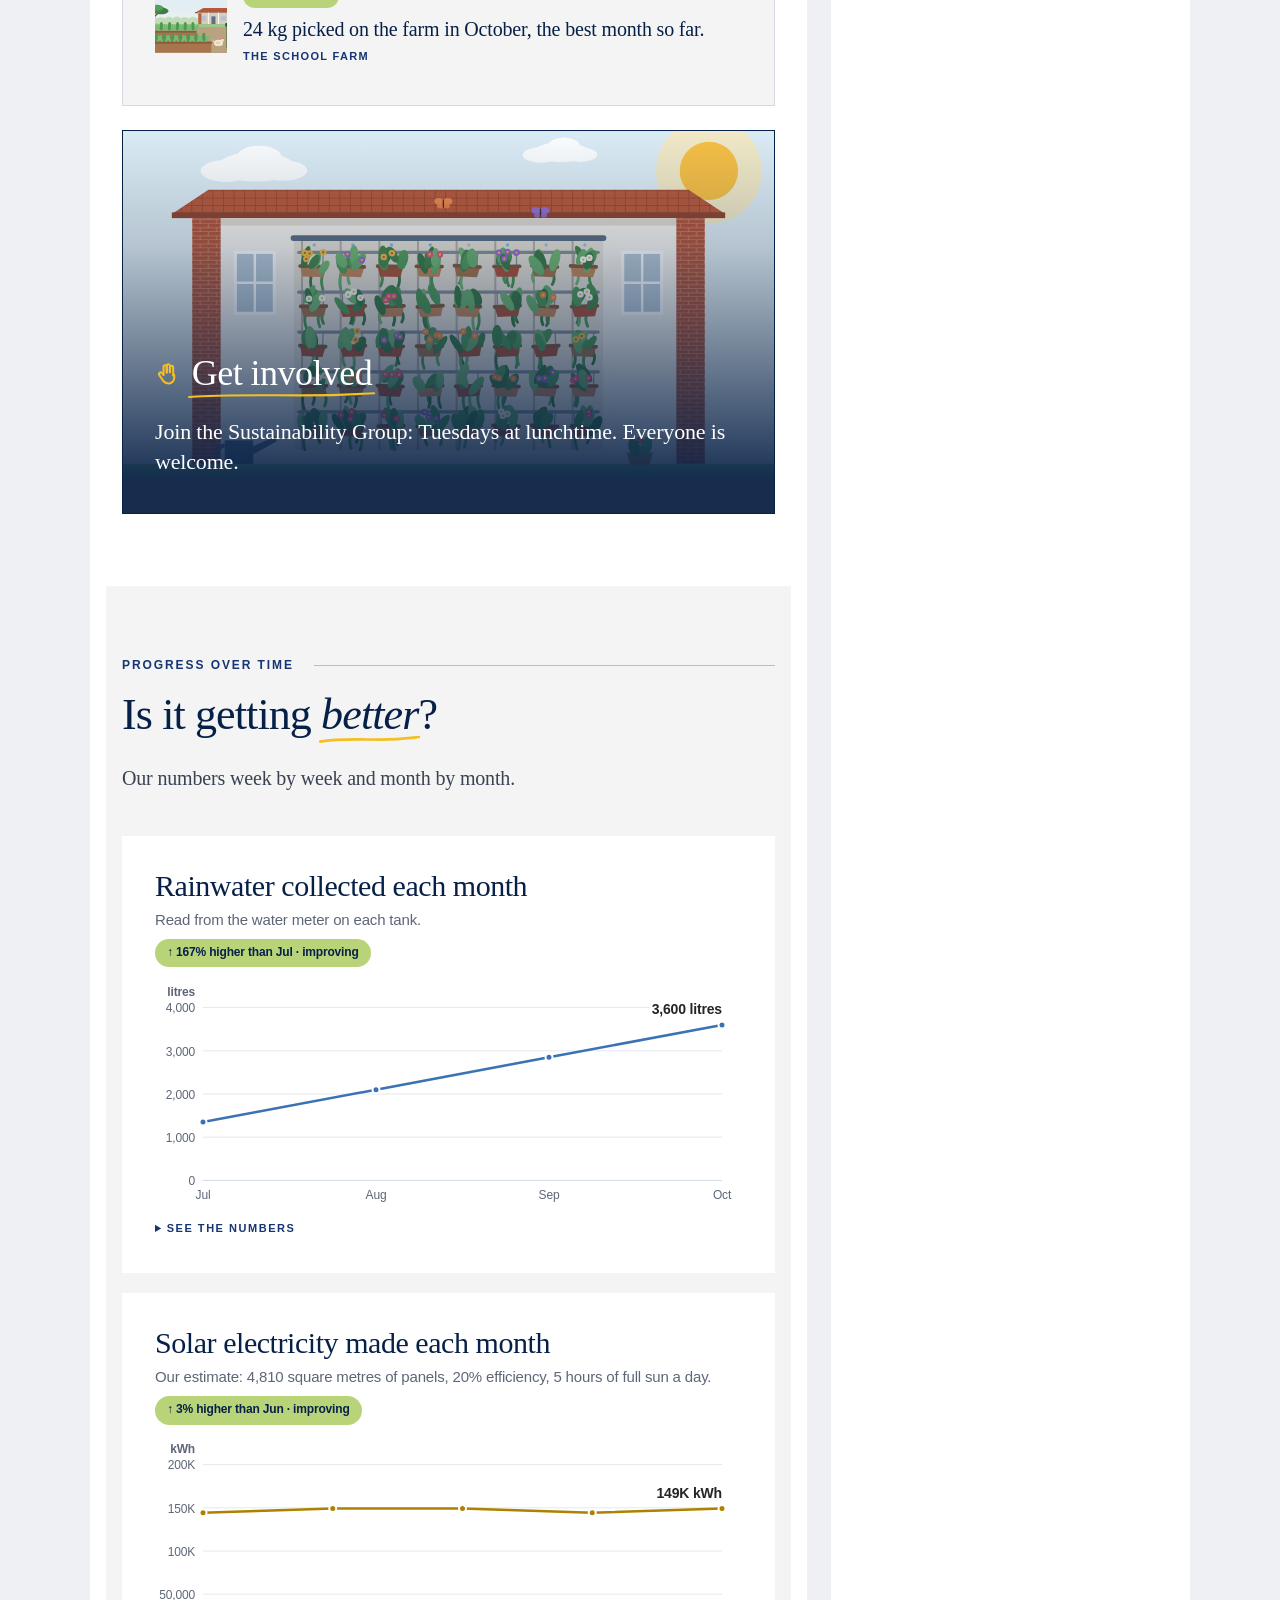
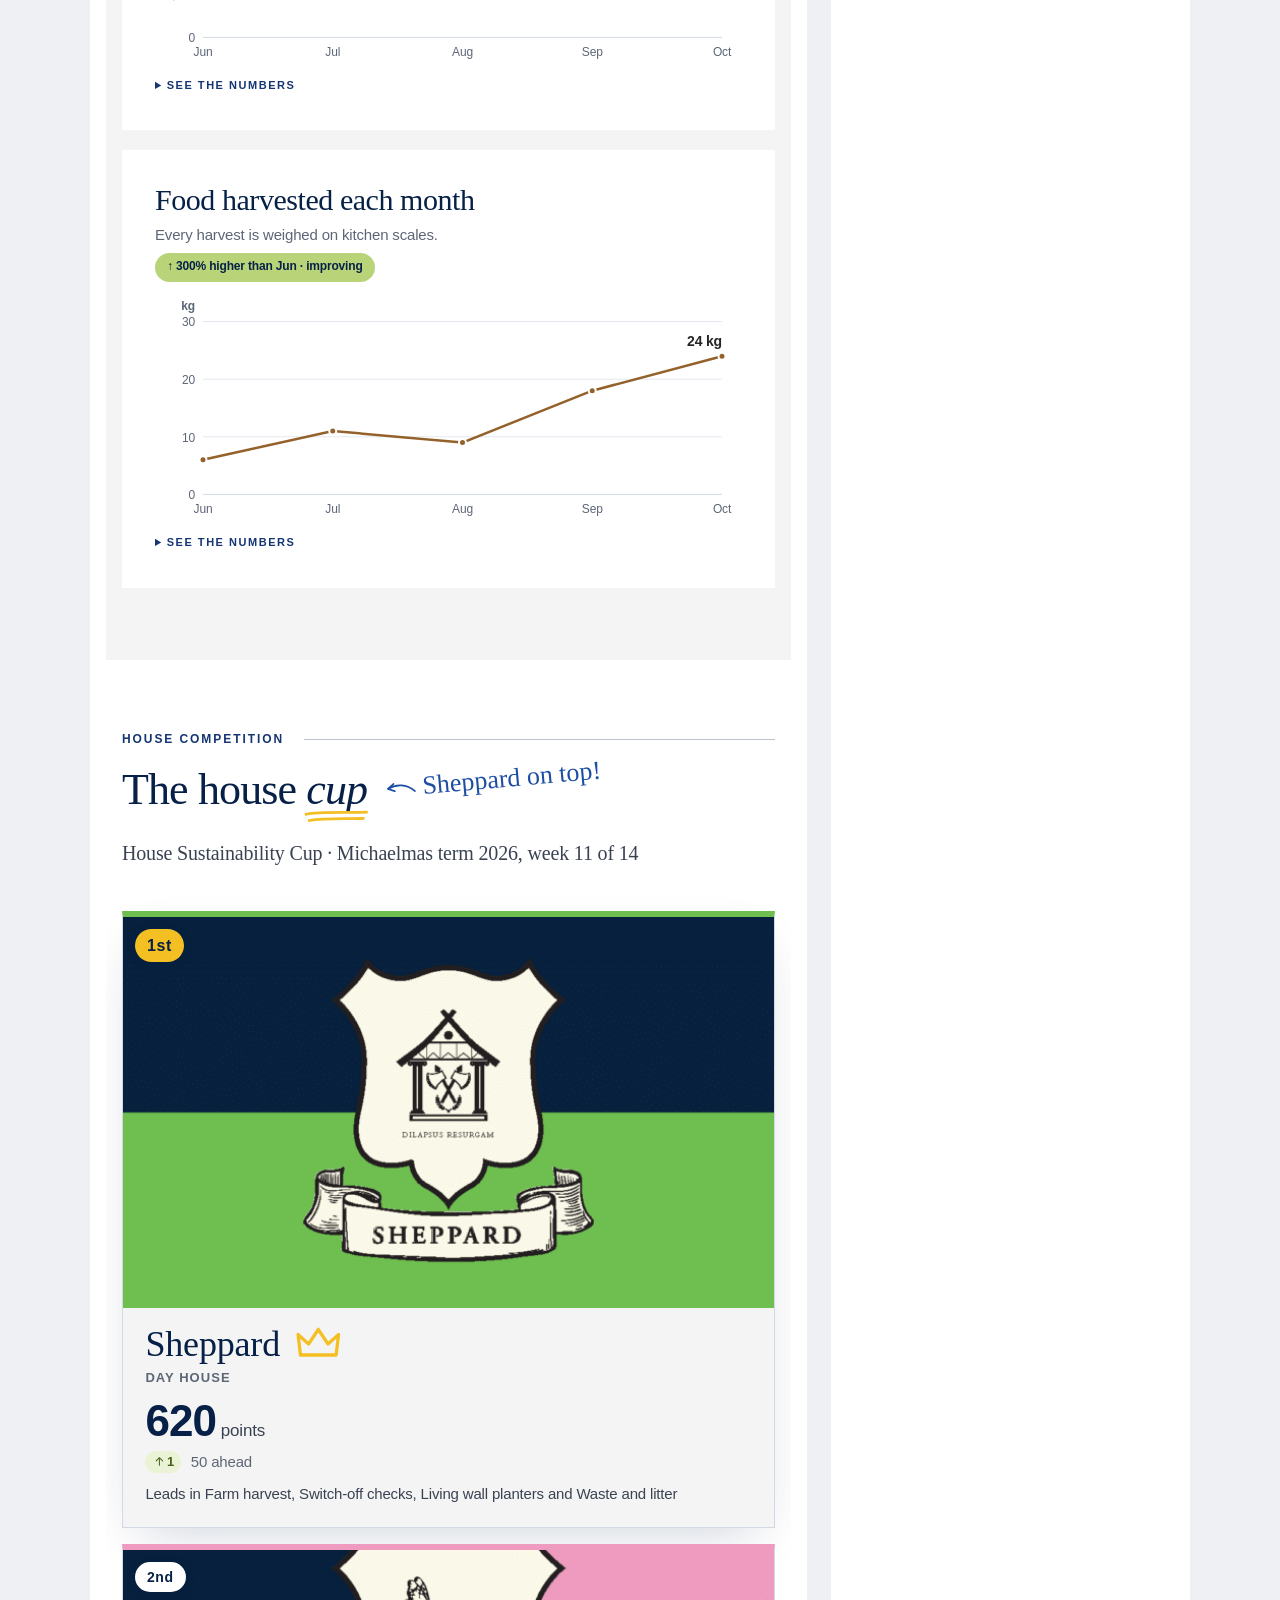
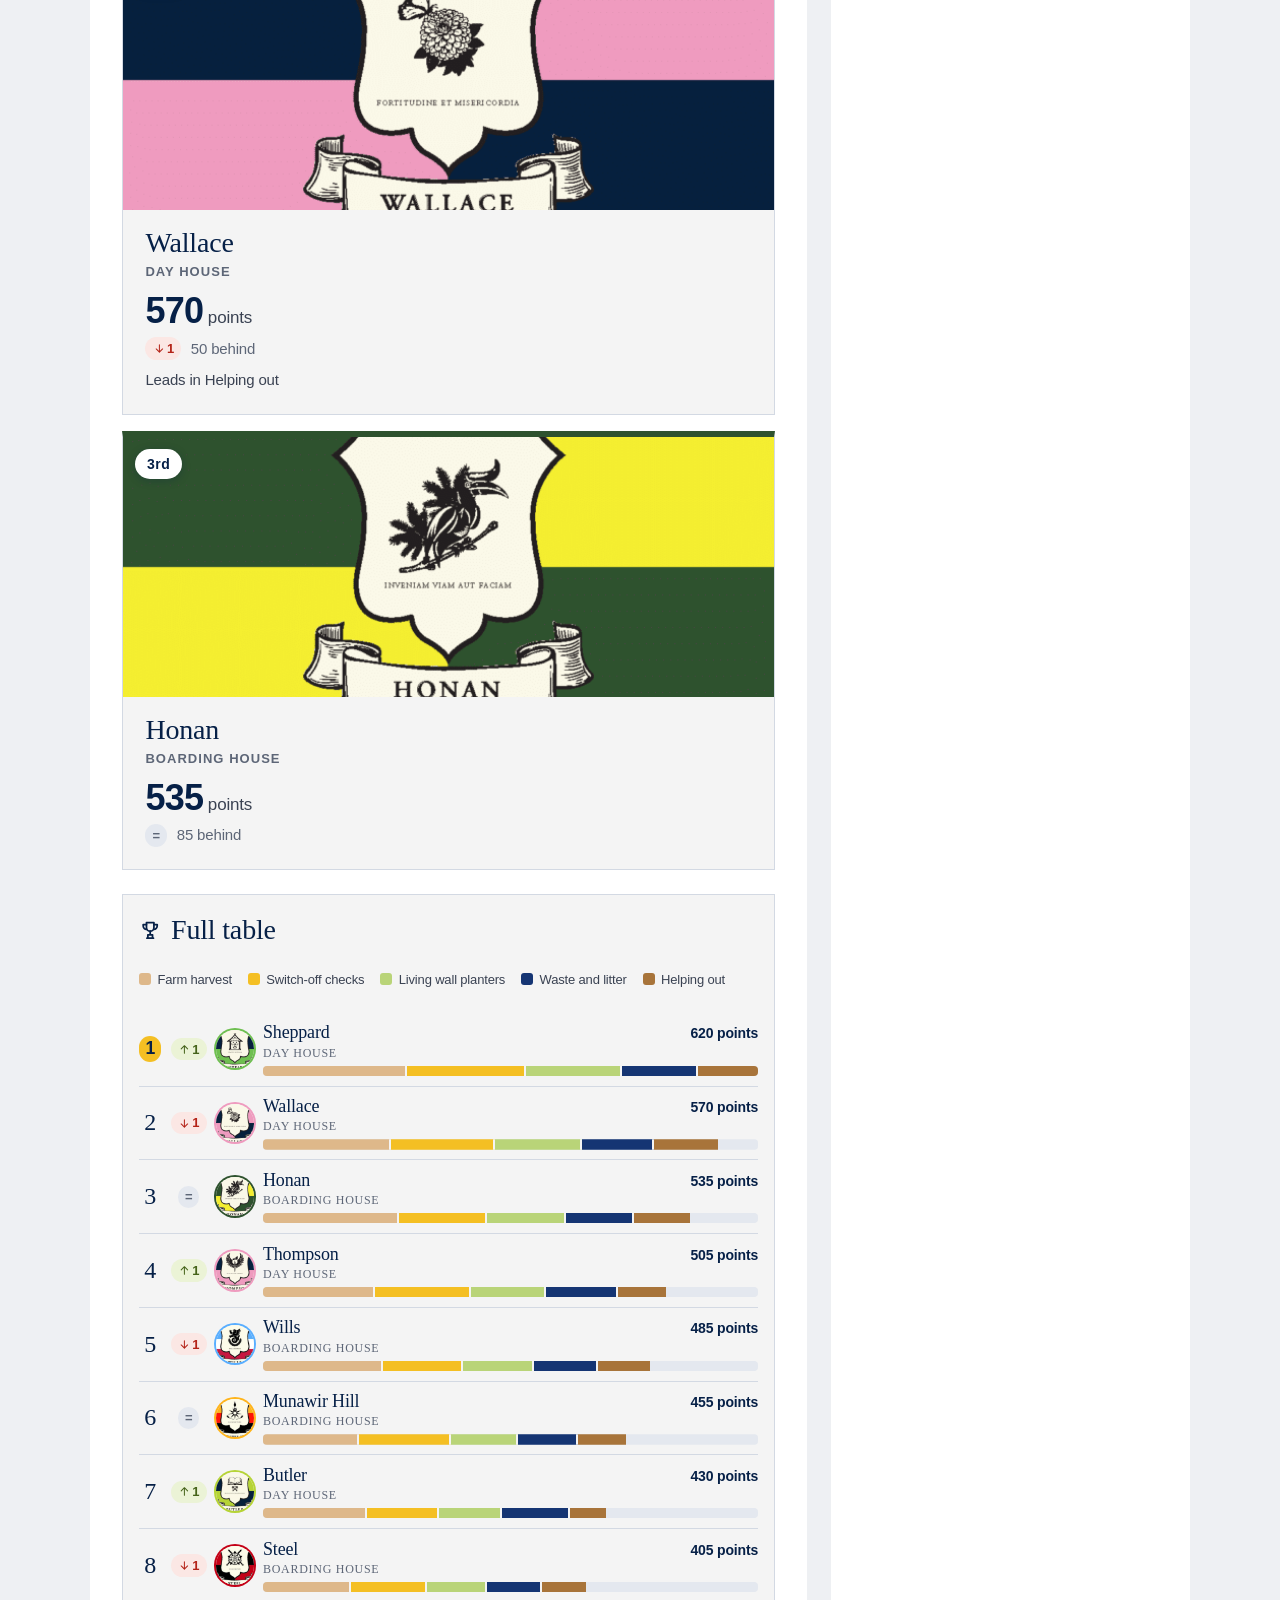
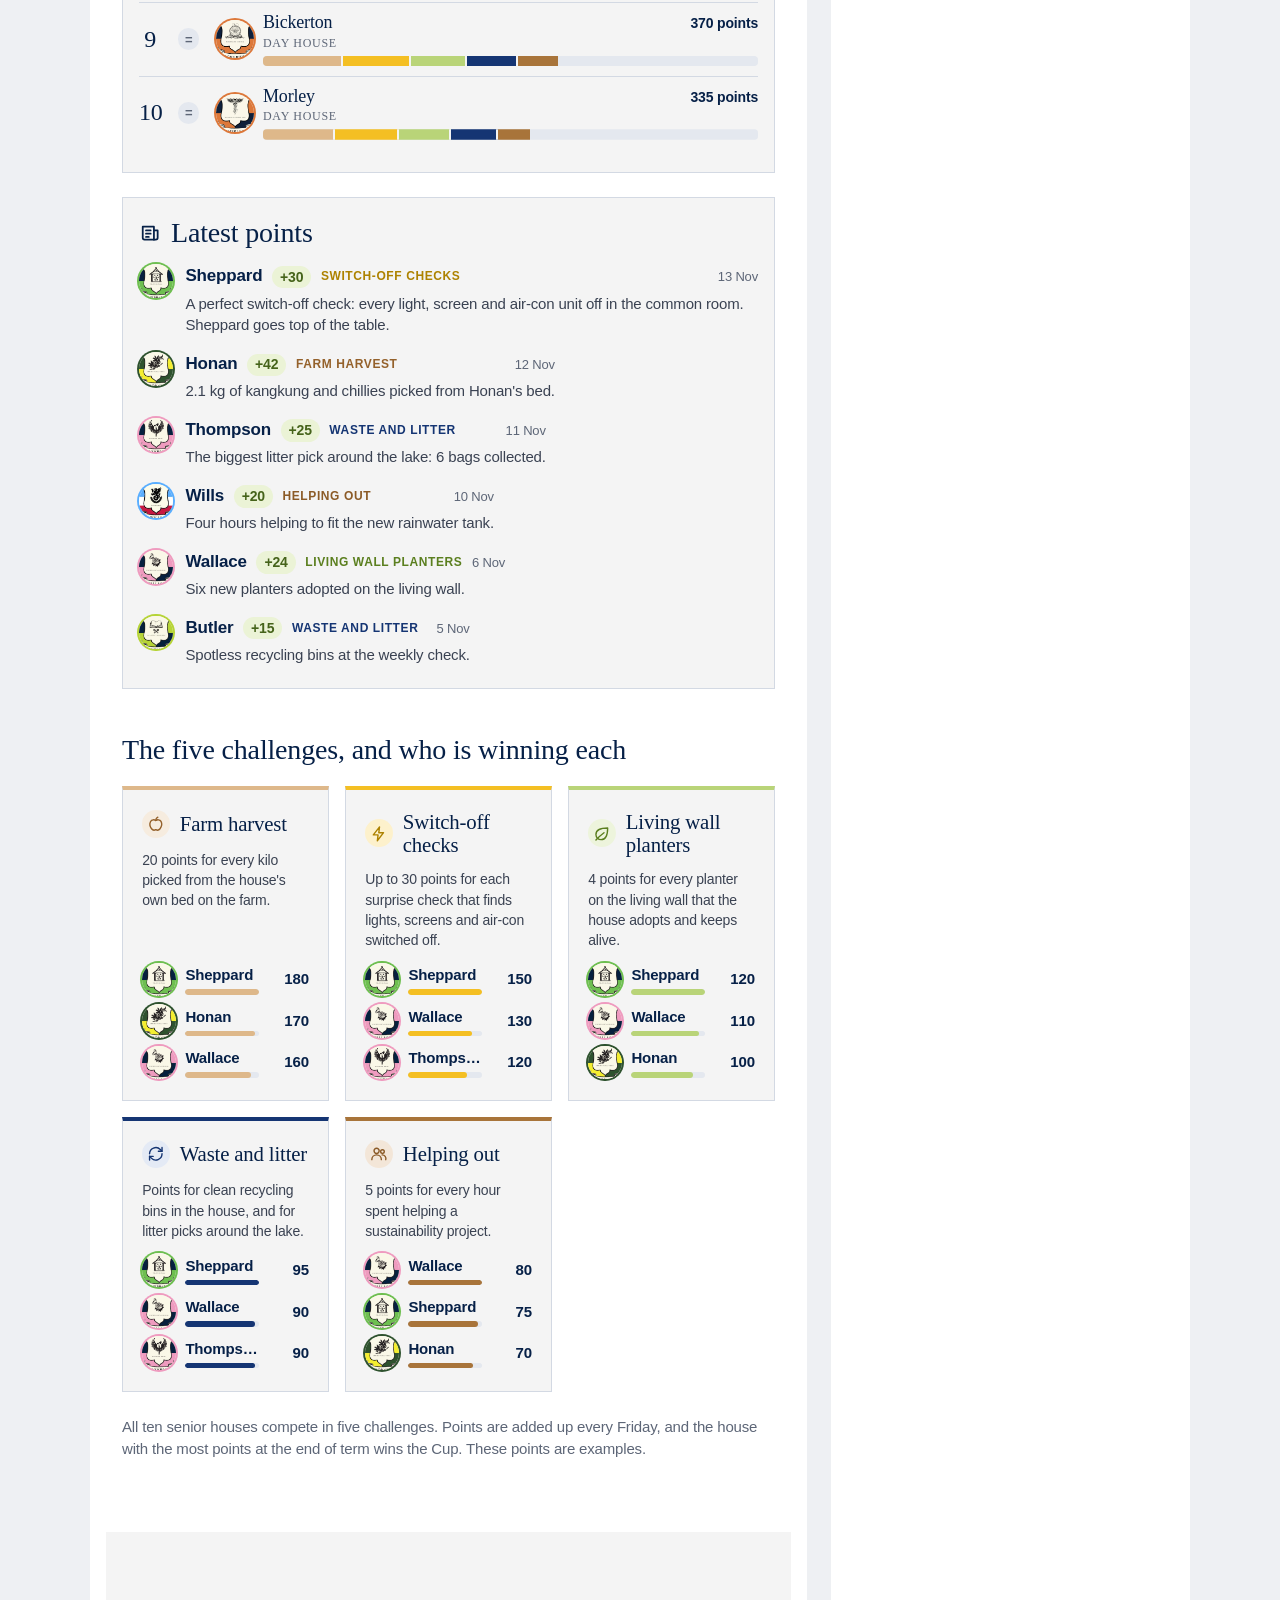
<file: portal-embed-example.html>
<!doctype html>
<html lang="en">
<head>
  <meta charset="utf-8">
  <meta name="viewport" content="width=device-width, initial-scale=1">
  <title>Portal Embed Example</title>
  <meta name="robots" content="noindex">
  <style>
    body { margin: 0; padding: 24px 16px; background: #eef0f3; font: 15px/1.5 system-ui, -apple-system, "Segoe UI", sans-serif; color: #1d232a; }
    main { max-width: 1100px; margin: 0 auto; display: grid; gap: 24px; }
    h1 { font-size: 20px; margin: 0; }
    h2 { font-size: 15px; margin: 0 0 8px; }
    p { margin: 0 0 8px; color: #4a525c; }
    .box { background: #fff; border-radius: 12px; padding: 16px; }
    .two { display: grid; gap: 24px; grid-template-columns: minmax(0, 2fr) minmax(0, 1fr); }
    @media (max-width: 800px) { .two { grid-template-columns: 1fr; } }
    pre { background: #f5f6f8; padding: 12px; border-radius: 8px; overflow: auto; font-size: 13px; margin: 8px 0 0; }
  </style>
</head>
<body>
  <!--
    This page shows IT how the dashboard looks inside another web page
    (like the school portal). Copy the <iframe> code you need.
  -->
  <main>
    <div>
      <h1>Portal embed example</h1>
      <p>This is a stand-in for a school portal page. Below are the two ways to embed the dashboard.</p>
    </div>

    <div class="two">
      <section class="box">
        <h2>1. Full dashboard (main content area)</h2>
        <p>Grows to fit its content when the portal allows the small script below; otherwise it scrolls inside a fixed height.</p>
        <iframe class="sustainability-dashboard" src="index.html?mode=embed" title="Sustainability Dashboard"
                style="width:100%;height:900px;border:0;display:block" loading="lazy"></iframe>
      </section>

      <section class="box">
        <h2>2. Summary widget (sidebar or home page)</h2>
        <p>Headline numbers and a one-line progress bar per project, with a link to the full dashboard.</p>
        <iframe class="sustainability-dashboard" src="index.html?mode=embed&amp;view=summary&amp;bg=transparent" title="Sustainability progress"
                style="width:100%;height:760px;border:0;display:block" loading="lazy"></iframe>
      </section>
    </div>

    <section class="box">
      <h2>Code to copy</h2>
      <p>Replace <code>https://YOUR-DASHBOARD-ADDRESS/</code> with wherever the dashboard is hosted (it must be <strong>https</strong>).</p>
<pre>&lt;iframe class="sustainability-dashboard"
        src="https://YOUR-DASHBOARD-ADDRESS/index.html?mode=embed"
        title="Sustainability Dashboard"
        style="width:100%;height:900px;border:0;display:block"
        loading="lazy"&gt;&lt;/iframe&gt;

&lt;!-- Optional: lets the iframe grow to fit. Skip it if the portal doesn't allow scripts. --&gt;
&lt;script&gt;
window.addEventListener("message", function (e) {
  if (!e.data || e.data.type !== "sustainability-dashboard:height") return;
  document.querySelectorAll("iframe.sustainability-dashboard").forEach(function (f) {
    if (f.contentWindow === e.source) f.style.height = e.data.height + "px";
  });
});
&lt;/script&gt;</pre>
    </section>
  </main>

  <script>
    // The optional auto-height script, live on this example page.
    window.addEventListener("message", function (e) {
      if (!e.data || e.data.type !== "sustainability-dashboard:height") return;
      document.querySelectorAll("iframe.sustainability-dashboard").forEach(function (f) {
        if (f.contentWindow === e.source) f.style.height = e.data.height + "px";
      });
    });
  </script>
</body>
</html>
</file>
<file: assets/dashboard.css>
/*
  Sustainability Dashboard styles

  Based on the Marlborough College Malaysia website: white pages, big
  Garamond headings with one word in italics, small capitals labels,
  square-cornered photos with a sand bar peeking out from behind,
  rounded buttons in navy, sky, sand and gold, and a deep navy footer.
  Things fade in gently as they scroll into view. The content structure
  (headlines with comparisons, status tags, "About this data") follows
  public data dashboards.

  Modes (set on <html> by dashboard.js):
    .mode-full   normal web page (portal link, laptops, phones)
    .mode-embed  inside an iframe in the school portal
    .mode-tv     full-screen TV / signage, no scrolling, auto-rotating
  Everything is sized in rem. In TV mode the root font size is set from
  the screen size, so the whole layout scales from 720p to 4K.
*/

/* Nunito is included (see fonts/OFL.txt) but not used by default. To use it,
   change --font below to: "Nunito", ui-rounded, system-ui, sans-serif */
@font-face {
  font-family: "Nunito"; font-style: normal; font-weight: 200 1000; font-display: swap;
  src: url("fonts/nunito-latin.woff2") format("woff2");
  unicode-range: U+0000-00FF, U+0131, U+0152-0153, U+02BB-02BC, U+02C6, U+02DA, U+02DC, U+0304, U+0308, U+0329, U+2000-206F, U+20AC, U+2122, U+2191, U+2193, U+2212, U+2215, U+FEFF, U+FFFD;
}
@font-face {
  font-family: "Nunito"; font-style: normal; font-weight: 200 1000; font-display: swap;
  src: url("fonts/nunito-latin-ext.woff2") format("woff2");
  unicode-range: U+0100-02BA, U+02BD-02C5, U+02C7-02CC, U+02CE-02D7, U+02DD-02FF, U+0304, U+0308, U+0329, U+1D00-1DBF, U+1E00-1E9F, U+1EF2-1EFF, U+2020, U+20A0-20AB, U+20AD-20C0, U+2113, U+2C60-2C7F, U+A720-A7FF;
}

/* ---------- Colour tokens ---------- */
/* Everything comes from Marlborough College Malaysia's own palette (its
   website): navy #153573, deep navy #062047, sand #deb88a, lime #b9d478,
   gold #f4bf23, sky #b0d0ef, light grey #f4f4f4 and text #252525. Lighter
   and darker shades of those are used where text has to stay readable. */

:root {
  color-scheme: light;
  --page: #ffffff;
  --surface: #ffffff;
  --surface-2: #f4f4f4;
  --tile: #f4f4f4;            /* tiles on white sections (switches to white inside grey bands) */
  --track: #e4e8ef;
  --ink: #252525;
  --ink-head: #062047;        /* headings in the school's deep navy */
  --ink-2: #3a4252;
  --muted: #5d6677;
  --border: #d3d9e3;
  --border-strong: #8892a5;
  /* The school colour. Set it in the editor (Basics); these defaults are the school's navy. */
  --accent: #153573;
  --accent-ink: #153573;
  --accent-soft: #e6ebf5;
  --on-accent: #ffffff;
  /* The rest of the school's palette */
  --navy-deep: #062047;
  --navy: #153573;             /* school navy; stays the same in the dark theme, for text on the light sky, sand and gold */
  --sand: #deb88a;
  --sand-soft: #f6ecdf;
  --lime: #b9d478;
  --gold: #f4bf23;
  --sky: #b0d0ef;
  --marker: var(--gold);      /* highlighter lines (school notes) */
  --pen: #1d4ea3;             /* blue-pen notes, ticks and arrows */
  --marker-soft: rgba(244, 191, 35, 0.55);   /* highlighter under new or changed words */
  --font-hand: "Caveat", "Segoe Print", "Bradley Hand", "Noteworthy", "Ink Free", "Comic Sans MS", cursive;
  --overlay: rgba(255, 255, 255, 0.92);
  --shadow: 0 20px 50px -20px rgba(6, 32, 71, 0.22);
  --ease: cubic-bezier(0.28, 0.11, 0.32, 1);

  --good: #5b7f1f;            /* a deep lime */
  --good-ink: #45631a;
  --good-soft: #ebf3d6;
  --bad-ink: #b42318;
  --bad-soft: #fbe7e4;
  --warning: #f4bf23;
  --warning-ink: #654d00;
  --warning-icon: #a67c00;
  --warning-soft: #fdf1cc;
  --seg-progress: #153573;
  --seg-planning: #deb88a;
  --seg-hold: #b6bdca;

  /* Status tags */
  --tag-planning-bg: #deb88a;    --tag-planning-ink: #062047;
  --tag-progress-bg: #b0d0ef;    --tag-progress-ink: #062047;
  --tag-done-bg: #b9d478;        --tag-done-ink: #062047;
  --tag-hold-bg: #e4e8ef;        --tag-hold-ink: #3a4252;

  /* Category colours, all from the school palette. A category is always shown
     with its name or icon too, so colour is never the only clue.
       --cat-x       lines, bars, dots and icons on light backgrounds
       --cat-x-soft  a pale tint behind small icons
       --cat-x-fill  solid icon tiles (the big ones on headline numbers)
       --cat-x-on    the icon colour on that solid tile */
  --cat-energy: #ad8200;    --cat-energy-soft: #fdf1cc;    --cat-energy-fill: #f4bf23;    --cat-energy-on: #062047;
  --cat-waste: #153573;     --cat-waste-soft: #e4eaf5;     --cat-waste-fill: #153573;     --cat-waste-on: #ffffff;
  --cat-water: #3a72b4;     --cat-water-soft: #e6f0fa;     --cat-water-fill: #b0d0ef;     --cat-water-on: #062047;
  --cat-food: #94612b;      --cat-food-soft: #f6ecdf;      --cat-food-fill: #deb88a;      --cat-food-on: #062047;
  --cat-nature: #5b7f1f;    --cat-nature-soft: #edf4dc;    --cat-nature-fill: #b9d478;    --cat-nature-on: #062047;
  --cat-transport: #47621a; --cat-transport-soft: #e6ecd8; --cat-transport-fill: #6b8f2a; --cat-transport-on: #ffffff;
  --cat-community: #8b5a26; --cat-community-soft: #f3e6d8; --cat-community-fill: #a8743a; --cat-community-on: #ffffff;
  --cat-other: #5d6677;     --cat-other-soft: #eceef2;     --cat-other-fill: #d3d9e3;     --cat-other-on: #062047;

  --radius: 0;                /* photos and tiles have square corners, like the school website */
  --radius-sm: 0;
  /* Headings use a Garamond-style serif like the school website, from what each device has. */
  --font-display: "EB Garamond", "Adobe Garamond Pro", Garamond, "Iowan Old Style", "Palatino Linotype", Palatino, "Book Antiqua", Georgia, serif;
  --font: -apple-system, BlinkMacSystemFont, "SF Pro Text", "SF Pro Display", "Helvetica Neue", "Segoe UI", Roboto, Arial, sans-serif;
}

/* Optional dark theme (?theme=dark): the school's deep navy instead of white */
:root[data-theme="dark"] {
  color-scheme: dark;
  --page: #030f24;
  --surface: #0a1a35;
  --surface-2: #0a1a35;
  --tile: #0f2241;
  --track: #1d3255;
  --ink: #f2f4f8;
  --ink-head: #ffffff;
  --ink-2: #d0d8e6;
  --muted: #a3b0c6;
  --border: #2a4068;
  --border-strong: #5d7196;
  --accent: #7fa3e8;
  --accent-ink: #a9c1f2;
  --accent-soft: #142a50;
  --on-accent: #062047;
  --pen: #a9c1f2;
  --marker-soft: rgba(244, 191, 35, 0.4);
  --overlay: rgba(10, 26, 53, 0.92);

  --good: #b9d478;
  --good-ink: #cfe39c;
  --good-soft: #233a17;
  --bad-ink: #ffb3a7;
  --bad-soft: #4a1f19;
  --warning-ink: #f8d468;
  --warning-icon: #f4bf23;
  --warning-soft: #3a3110;
  --seg-progress: #7fa3e8;
  --seg-planning: #deb88a;
  --seg-hold: #5d7196;

  --tag-planning-bg: #3b2d1b;    --tag-planning-ink: #ebcfa9;
  --tag-progress-bg: #142a50;    --tag-progress-ink: #b9cdf4;
  --tag-done-bg: #233a17;        --tag-done-ink: #cfe39c;
  --tag-hold-bg: #1d3255;        --tag-hold-ink: #c4ccda;
}

/* In the dark theme the categories use the bright school colours, with deep navy icons on top. */
:root[data-theme="dark"] {
  --cat-energy: #f4bf23;    --cat-energy-soft: #3a3110;    --cat-energy-fill: #f4bf23;    --cat-energy-on: #062047;
  --cat-waste: #8fb0ee;     --cat-waste-soft: #1b3460;     --cat-waste-fill: #8fb0ee;     --cat-waste-on: #062047;
  --cat-water: #b0d0ef;     --cat-water-soft: #1b3a5a;     --cat-water-fill: #b0d0ef;     --cat-water-on: #062047;
  --cat-food: #deb88a;      --cat-food-soft: #3b2d1b;      --cat-food-fill: #deb88a;      --cat-food-on: #062047;
  --cat-nature: #b9d478;    --cat-nature-soft: #2a3a17;    --cat-nature-fill: #b9d478;    --cat-nature-on: #062047;
  --cat-transport: #93b450; --cat-transport-soft: #263716; --cat-transport-fill: #93b450; --cat-transport-on: #062047;
  --cat-community: #d39a5d; --cat-community-soft: #3d2a17; --cat-community-fill: #d39a5d; --cat-community-on: #062047;
  --cat-other: #c3cad6;     --cat-other-soft: #24324a;     --cat-other-fill: #c3cad6;     --cat-other-on: #062047;
}

/* Each category sets --cat / --cat-soft / --cat-fill / --cat-on for whatever is inside it. */
.cat-energy    { --cat: var(--cat-energy);    --cat-soft: var(--cat-energy-soft);    --cat-fill: var(--cat-energy-fill);    --cat-on: var(--cat-energy-on); }
.cat-waste     { --cat: var(--cat-waste);     --cat-soft: var(--cat-waste-soft);     --cat-fill: var(--cat-waste-fill);     --cat-on: var(--cat-waste-on); }
.cat-water     { --cat: var(--cat-water);     --cat-soft: var(--cat-water-soft);     --cat-fill: var(--cat-water-fill);     --cat-on: var(--cat-water-on); }
.cat-food      { --cat: var(--cat-food);      --cat-soft: var(--cat-food-soft);      --cat-fill: var(--cat-food-fill);      --cat-on: var(--cat-food-on); }
.cat-nature    { --cat: var(--cat-nature);    --cat-soft: var(--cat-nature-soft);    --cat-fill: var(--cat-nature-fill);    --cat-on: var(--cat-nature-on); }
.cat-transport { --cat: var(--cat-transport); --cat-soft: var(--cat-transport-soft); --cat-fill: var(--cat-transport-fill); --cat-on: var(--cat-transport-on); }
.cat-community { --cat: var(--cat-community); --cat-soft: var(--cat-community-soft); --cat-fill: var(--cat-community-fill); --cat-on: var(--cat-community-on); }
.cat-other     { --cat: var(--cat-other);     --cat-soft: var(--cat-other-soft);     --cat-fill: var(--cat-other-fill);     --cat-on: var(--cat-other-on); }

/* ---------- Base ---------- */

*, *::before, *::after { box-sizing: border-box; }
html { -webkit-text-size-adjust: 100%; text-size-adjust: 100%; scroll-behavior: smooth; }
body {
  margin: 0;
  background: var(--page);
  color: var(--ink);
  font-family: var(--font);
  font-size: 1.0625rem;
  line-height: 1.47;
  letter-spacing: -0.01em;
  -webkit-font-smoothing: antialiased;
}
.bg-transparent body { background: transparent; }
h1, h2, h3, p, dl, dd, ul, ol, figure { margin: 0; }
ul, ol { padding: 0; list-style: none; }
button { font-family: inherit; letter-spacing: inherit; }
a { color: var(--accent-ink); text-decoration: none; }
h1, h2, h3 { color: var(--ink-head); }
.card-link { color: inherit; }
a:hover { text-decoration: underline; }
img { max-width: 100%; }
.icon { width: 1.25em; height: 1.25em; flex: none; display: block; }
.visually-hidden {
  position: absolute !important; width: 1px; height: 1px; overflow: hidden;
  clip: rect(0 0 0 0); white-space: nowrap; border: 0; padding: 0; margin: -1px;
}
a:focus-visible, button:focus-visible, summary:focus-visible { outline: 3px solid var(--accent); outline-offset: 3px; border-radius: 4px; }

.loading { min-height: 60vh; display: flex; align-items: center; justify-content: center; color: var(--muted); }

/* ---------- Page frame ---------- */

.page { max-width: 76rem; margin: 0 auto; padding: 0 1.25rem 0; }
@media (min-width: 48rem) { .page { padding: 0 2.5rem; } }
.mode-embed .page { max-width: none; padding: 0 1rem; }
.view-summary .page { padding-top: 1rem; padding-bottom: 1.5rem; }

/* Full-width sections: each has a centred .wrap inside */
.main { overflow: hidden; }
.wrap { max-width: 76rem; margin: 0 auto; padding: 0 1.25rem; }
@media (min-width: 48rem) { .wrap { padding: 0 2.5rem; } }
.mode-embed .wrap { max-width: none; padding: 0 1rem; }
.band { --tile: #ffffff; background: var(--surface-2); }
:root[data-theme="dark"] .band { --tile: #0f2241; background: #061530; }

/* Small capitals labels, like "QUICK LINKS" on the school website */
.eyebrow {
  font-family: var(--font); font-size: 0.75rem; font-weight: 700; line-height: 1.3; letter-spacing: 0.16em;
  text-transform: uppercase; color: var(--accent-ink);
}
h1 em, h2 em, h3 em { font-style: italic; }

/* The sand-coloured bar the school website puts behind its photos */
.offset-bar { position: relative; z-index: 0; }
.offset-bar::before {
  content: ""; position: absolute; z-index: -1; left: -0.9rem; top: 14%; width: 0.9rem; height: 52%;
  background: var(--sand); transform-origin: 50% 0;
}
.offset-bar.is-right::before { left: auto; right: -0.9rem; top: auto; bottom: 14%; transform-origin: 50% 100%; }
@media (max-width: 30rem) { .offset-bar::before { left: -0.6rem; width: 0.6rem; } .offset-bar.is-right::before { left: auto; right: -0.6rem; } }

/* ---------- Background: plain white with faint tree rings at the top ---------- */

.stage { position: relative; isolation: isolate; overflow: hidden; }
.stage::after {
  content: ""; position: absolute; z-index: -1; top: 0; right: 0; bottom: 0; left: 0;
  background: url("bg-rings.svg") center top / cover no-repeat; opacity: 0.05;
  -webkit-mask-image: linear-gradient(to bottom, #000 35%, transparent 92%); mask-image: linear-gradient(to bottom, #000 35%, transparent 92%);
}
:root[data-theme="dark"] .stage::after { filter: invert(1); opacity: 0.1; }

/* The white bar at the top */
.site-header {
  position: -webkit-sticky; position: sticky; top: 0; z-index: 40;
  background: rgba(255, 255, 255, 0.94);
  -webkit-backdrop-filter: saturate(180%) blur(20px); backdrop-filter: saturate(180%) blur(20px);
  border-bottom: 1px solid rgba(6, 32, 71, 0.08);
}
:root[data-theme="dark"] .site-header { background: rgba(3, 15, 36, 0.8); border-bottom-color: rgba(255, 255, 255, 0.08); }
.site-header-inner { max-width: 76rem; margin: 0 auto; height: 4.25rem; padding: 0 1.25rem; display: flex; align-items: center; gap: 1.25rem; }
@media (min-width: 48rem) { .site-header-inner { padding: 0 2.5rem; } }
/* The logo with the school's name in small spaced capitals over the dashboard's name, like the school's own logo */
.site-brand { display: flex; align-items: center; gap: 0.7rem; margin-right: auto; color: var(--ink-head); min-width: 0; }
.site-brand:hover { text-decoration: none; }
.site-name { display: flex; flex-direction: column; gap: 0.2rem; min-width: 0; font-family: var(--font-display); line-height: 1; }
.site-school { font-size: 0.625rem; font-weight: 600; letter-spacing: 0.16em; text-transform: uppercase; white-space: nowrap; overflow: hidden; text-overflow: ellipsis; }
.site-title { font-size: 1.25rem; font-weight: 500; white-space: nowrap; overflow: hidden; text-overflow: ellipsis; }
@media (max-width: 26rem) {
  .site-header-inner { gap: 0.6rem; } .site-brand { gap: 0.55rem; } .site-header .logo-mark { width: 2.1rem; height: 2.35rem; }
  .site-header .site-school { display: none; } .site-header .site-title { font-size: 0.95rem; } .site-header .pill-sm { padding: 0.5rem 0.7rem; font-size: 0.625rem; letter-spacing: 0.06em; }
}
.site-nav { display: none; gap: 1.15rem; font-size: 0.6875rem; font-weight: 700; letter-spacing: 0.11em; text-transform: uppercase; }
.site-nav a { color: var(--navy-deep); white-space: nowrap; padding: 0.4rem 0; border-bottom: 2px solid transparent; transition: border-color 0.25s var(--ease); }
.site-nav a:hover { text-decoration: none; border-bottom-color: var(--gold); }
:root[data-theme="dark"] .site-nav a { color: var(--ink-2); }
@media (min-width: 80rem) { .site-nav { display: flex; } }
/* "TV mode" opens the dashboard as the school TVs show it; not needed on phones */
.site-header .pill-sm { padding: 0.65rem 1rem; }
.site-tv { margin-right: -0.5rem; }
@media (max-width: 47.99rem) { .site-header .site-tv { display: none; } }
.hero-badge {
  flex: none; display: flex; align-items: center; justify-content: center;
  min-width: 1.9rem; height: 1.9rem; padding: 0.3rem; border-radius: 0.5rem;
  background: var(--accent); color: var(--on-accent);
}
.hero-badge .icon { width: 1.1rem; height: 1.1rem; }

/* The school's own crest, shown as it is (no box), the same height as the tree shield it replaces */
.school-crest { flex: none; display: block; height: 2.8rem; }
.school-crest img { display: block; height: 100%; width: auto; max-width: 8rem; object-fit: contain; }
.summary-title .school-crest { height: 2rem; }
.tv-head .school-crest { height: 3.4rem; }
/* The single-colour navy crest (school-crest.svg, if it's chosen instead of the colour one) shows in
   white on dark backgrounds, as the school website does on navy */
:root[data-theme="dark"] .school-crest img[src$="school-crest.svg"], .footer .school-crest img[src$="school-crest.svg"] { filter: brightness(0) invert(1); }

/* The dashboard's own logo (drawn by SD.logoMark in shared.js) */
.logo-mark { flex: none; display: block; width: 2.5rem; height: 2.8rem; }
.logo-mark svg { display: block; width: 100%; height: 100%; overflow: visible; }
:root[data-theme="dark"] .lm-shield, .footer .lm-shield { stroke: rgba(255, 255, 255, 0.9); stroke-width: 1.5; }
.summary-title .logo-mark { width: 1.8rem; height: 2rem; }
.tv-head .logo-mark { width: 2.3rem; height: 2.6rem; }
/* When the page opens the tree springs up, the sun rises and the lake ripples in */
.logo-intro .lm-canopy, .tv-head .lm-canopy { transform-origin: 32px 36px; animation: lm-grow 1.1s cubic-bezier(0.3, 1.45, 0.5, 1) 0.25s both; }
.logo-intro .lm-sun, .tv-head .lm-sun { animation: lm-rise 1.1s var(--ease) 0.6s both; }
.logo-intro .lm-water, .tv-head .lm-water { stroke-dasharray: 1; animation: lm-ripple 1.3s var(--ease) 0.45s both; }
.lm-tree { transform-origin: 32px 51px; }
@media (hover: hover) { .site-brand:hover .lm-tree { animation: lm-sway 1.4s ease-in-out; } }
@keyframes lm-grow { from { transform: scale(0.1); } to { transform: scale(1); } }
@keyframes lm-rise { from { transform: translateY(9px); opacity: 0; } to { transform: none; opacity: 1; } }
@keyframes lm-ripple { from { stroke-dashoffset: 1; } to { stroke-dashoffset: 0; } }
@keyframes lm-sway { 0%, 100% { transform: rotate(0); } 30% { transform: rotate(-4deg); } 65% { transform: rotate(2.5deg); } }
@media (prefers-reduced-motion: reduce) { .logo-mark * { animation: none !important; } }

/* Buttons: rounded, in small spaced capitals, in the school's navy, sky, sand or gold */
.pill, .button {
  display: inline-flex; align-items: center; justify-content: center; gap: 0.5rem; cursor: pointer;
  background: var(--accent); color: var(--on-accent); border: 0; border-radius: 999px;
  padding: 0.95rem 1.85rem; font-family: var(--font); font-size: 0.75rem; font-weight: 700; line-height: 1.2;
  letter-spacing: 0.14em; text-transform: uppercase; white-space: nowrap;
  transition: filter 0.2s var(--ease), transform 0.2s var(--ease);
}
.pill:hover, .button:hover { text-decoration: none; filter: brightness(1.1); }
.pill:active, .button:active { transform: scale(0.97); }
.pill .icon, .button .icon { width: 1rem; height: 1rem; }
.pill-sm { padding: 0.65rem 1.2rem; font-size: 0.6875rem; }
.pill-sky { background: var(--sky); color: var(--navy); }
.pill-sand { background: var(--sand); color: var(--navy); }
.pill-gold { background: var(--gold); color: var(--navy); }
.pill-sky:hover, .pill-sand:hover, .pill-gold:hover { filter: brightness(1.04); }

/* Notices (sample content, preview, saved copy) */
.notice-bar { background: var(--surface-2); font-size: 0.875rem; color: var(--ink-2); }
.notice-bar-inner { max-width: 60rem; margin: 0 auto; padding: 0.7rem 1.25rem; display: flex; gap: 0.6rem; align-items: baseline; justify-content: center; text-align: center; }
.notice-bar .icon { display: none; }
.notice-bar strong { flex: none; font-size: 0.625rem; font-weight: 700; letter-spacing: 0.14em; text-transform: uppercase; padding: 0.3rem 0.7rem; border-radius: 999px; background: var(--gold); color: var(--navy-deep); }
.notice-bar.is-preview strong { background: var(--sky); }

/* Older notice style, still used by the editor */
.banner {
  display: flex; gap: 0.625rem; align-items: flex-start;
  padding: 0.8rem 1rem; border-radius: var(--radius-sm); font-size: 0.875rem; margin-bottom: 1.5rem;
  background: var(--warning-soft); color: var(--ink);
}
.banner .icon { width: 1.1rem; height: 1.1rem; color: var(--warning-icon); margin-top: 0.1rem; }
.banner strong { font-weight: 600; }
.banner.is-preview { background: var(--accent-soft); }
.banner.is-preview .icon { color: var(--accent); }

/* ---------- The opening: title beside the banner photo ---------- */

.hero { display: grid; gap: 2.75rem; align-items: center; padding: 3.5rem 0 4.5rem; scroll-margin-top: 4.25rem; }
@media (min-width: 60rem) { .hero.has-media { grid-template-columns: minmax(0, 1fr) minmax(0, 1.12fr); gap: 4.5rem; padding: 5.5rem 0 6.5rem; } }
.hero:not(.has-media) { text-align: center; }
.hero-text { max-width: 40rem; }
.hero:not(.has-media) .hero-text { margin: 0 auto; }
.hero h1 { font-size: 3.5rem; line-height: 0.98; font-weight: 400; letter-spacing: -0.02em; margin-top: 1.1rem; }
@media (min-width: 48rem) { .hero h1 { font-size: 5rem; } }
@media (min-width: 72rem) { .hero h1 { font-size: 5.75rem; } }
.hero-lead { margin-top: 1.5rem; font-family: var(--font-display); font-size: 1.375rem; line-height: 1.4; color: var(--ink-2); }
@media (min-width: 48rem) { .hero-lead { font-size: 1.5rem; } }
.hero-actions { margin-top: 2.25rem; display: flex; flex-wrap: wrap; align-items: center; gap: 0.85rem; }
.hero-main { position: relative; display: inline-flex; }
/* "start here!" in blue pen, with an arrow curling up to the main button */
.hero-start { position: absolute; left: 55%; top: 100%; display: flex; align-items: flex-end; gap: 0.15rem; pointer-events: none; }
.hero-start .doodle { position: relative; display: block; flex: none; width: 3.1rem; height: 2.3rem; transform: rotate(180deg); }
.hero-start .note { font-size: 1.625rem; transform: rotate(-5deg); margin-bottom: -0.55rem; }
@media (max-width: 40rem) { .hero-start { display: none; } }
.hero:not(.has-media) .hero-actions { justify-content: center; }
.hero-updated { margin-top: 3.5rem; font-size: 0.8125rem; color: var(--muted); }
@media (max-width: 40rem) { .hero-updated { margin-top: 1.75rem; } }
.hero-media { margin: 0; min-width: 0; }
.hero-frame { overflow: hidden; background: var(--surface-2); }
.hero-img { display: block; width: 100%; height: 17rem; object-fit: cover; }
@media (min-width: 48rem) { .hero-img { height: 30rem; } }
@media (min-width: 60rem) { .hero-img { height: 34rem; } }
.hero-media figcaption { margin-top: 0.85rem; font-size: 0.8125rem; color: var(--muted); }

/* ---------- Sections ---------- */

.section { padding: 4.5rem 0; scroll-margin-top: 4.25rem; }
@media (min-width: 48rem) { .section { padding: 6.5rem 0; } }
.section-head { display: flex; flex-wrap: wrap; align-items: flex-end; justify-content: space-between; gap: 1.25rem 2rem; margin-bottom: 2.75rem; }
/* Each section starts with its label and a line across the page, so sections stand apart */
.section-head > .eyebrow { flex: 0 0 100%; display: flex; align-items: center; gap: 1.25rem; }
.section-head > .eyebrow::after { content: ""; flex: 1; height: 1px; background: var(--border-strong); opacity: 0.55; }
.section-title { min-width: 0; }
.section-head h2 { font-size: 2.75rem; font-weight: 400; line-height: 1; letter-spacing: -0.02em; }
@media (min-width: 48rem) { .section-head h2 { font-size: 4.25rem; } }
@media (min-width: 72rem) { .section-head h2 { font-size: 4.625rem; } }
.section-sub { margin-top: 1rem; max-width: 38rem; font-family: var(--font-display); font-size: 1.25rem; line-height: 1.4; color: var(--ink-2); }
@media (min-width: 48rem) { .section-sub { font-size: 1.375rem; } }
.section-count {
  display: inline-block; margin-left: 0.75rem; padding: 0.35rem 0.7rem; border-radius: 999px; background: var(--sky);
  font-family: var(--font); font-size: 0.75rem; font-weight: 700; font-style: normal; letter-spacing: 0.08em; color: var(--navy-deep); vertical-align: middle;
}

/* Segmented control for Grid / List */
.view-toggle { display: inline-flex; padding: 0.25rem; gap: 0.2rem; border-radius: 999px; border: 1px solid var(--border); background: var(--page); }
.view-toggle button {
  display: inline-flex; align-items: center; gap: 0.4rem; cursor: pointer;
  font-size: 0.6875rem; font-weight: 700; letter-spacing: 0.14em; text-transform: uppercase; color: var(--ink-2);
  background: transparent; border: 0; border-radius: 999px; padding: 0.55rem 1rem;
}
.view-toggle button .icon { width: 0.95rem; height: 0.95rem; }
.view-toggle button[aria-pressed="true"] { background: var(--accent); color: var(--on-accent); }

.filters { position: relative; display: flex; flex-wrap: wrap; gap: 0.45rem; margin-bottom: 2.5rem; }
@media (max-width: 40rem) {
  .filters { flex-wrap: nowrap; overflow-x: auto; scrollbar-width: none; -webkit-overflow-scrolling: touch; margin-right: -1.25rem; padding-right: 1.25rem; }
  .filters::-webkit-scrollbar { display: none; }
}
/* The navy pill that slides to the chosen category (positioned by placeGlider in dashboard.js) */
.filter-glider {
  position: absolute; top: 0; left: 0; z-index: 0; border-radius: 999px; pointer-events: none; opacity: 0;
  background: var(--accent); box-shadow: 0 10px 22px -12px rgba(21, 53, 115, 0.7);
  transition: transform 0.6s cubic-bezier(0.3, 1.25, 0.45, 1), width 0.6s cubic-bezier(0.3, 1.25, 0.45, 1), height 0.3s var(--ease);
}
.filters.has-glider .filter-glider { opacity: 1; }
.filter {
  position: relative; z-index: 1; flex: none; display: inline-flex; align-items: center; gap: 0.4rem; cursor: pointer;
  padding: 0.6rem 0.95rem 0.6rem 0.8rem; border: 1px solid var(--border-strong); border-radius: 999px; background: transparent;
  font-size: 0.6875rem; font-weight: 700; letter-spacing: 0.09em; text-transform: uppercase; color: var(--navy-deep); white-space: nowrap;
  transition: color 0.35s var(--ease), border-color 0.35s var(--ease), background 0.2s var(--ease);
}
.filter:not([aria-pressed="true"]):hover { border-color: var(--accent); background: rgba(21, 53, 115, 0.04); }
.filter[aria-pressed="true"] { color: var(--on-accent); border-color: transparent; }
.filters:not(.has-glider) .filter[aria-pressed="true"] { background: var(--accent); }
:root[data-theme="dark"] .filter { color: var(--ink); }
.filter-icon { display: inline-flex; color: var(--cat, var(--accent)); transition: color 0.35s var(--ease); }
.filter-icon .icon { width: 1.05rem; height: 1.05rem; }
.filter[aria-pressed="true"] .filter-icon { color: inherit; }
.filter-count { margin-left: 0.1rem; color: var(--muted); letter-spacing: 0; font-variant-numeric: tabular-nums; transition: color 0.35s var(--ease); }
.filter[aria-pressed="true"] .filter-count { color: var(--gold); }

.empty { padding: 3rem 1.5rem; text-align: center; color: var(--muted); background: var(--tile); border-radius: var(--radius); }

/* ---------- Headline numbers ---------- */

.stats { display: grid; gap: 1.25rem; grid-template-columns: repeat(2, minmax(0, 1fr)); }
@media (min-width: 60rem) {
  .stats.n3 { grid-template-columns: repeat(3, minmax(0, 1fr)); }
  .stats.n4 { grid-template-columns: repeat(4, minmax(0, 1fr)); }
}
.stats.n1 { grid-template-columns: minmax(0, 1fr); }
@media (max-width: 30rem) { .mode-full .stats, .mode-embed .stats { grid-template-columns: minmax(0, 1fr); } }
/* A card per number: picture, icon and change, the big number and what it is,
   last time against now as two bars, and the date it's counted up to. */
.stat {
  position: relative; isolation: isolate; min-width: 0; display: flex; flex-direction: column;
  background: var(--page); border: 1px solid var(--border); padding: 0 0 1.4rem; --stat-ring: var(--page);
  transition: transform 0.45s var(--ease), box-shadow 0.45s var(--ease);
}
.stat.reveal.is-visible { transition: opacity 1s var(--ease) var(--delay, 0ms), transform 0.45s var(--ease), box-shadow 0.45s var(--ease); }
@media (hover: hover) { .mode-full .stat:hover { transform: translateY(-4px); box-shadow: 0 28px 50px -30px rgba(6, 32, 71, 0.45); } }
.stat > .stat-value, .stat > .stat-label, .stat > .stat-note, .stat > .stat-from, .stat > .stat-cmp, .stat > .stat-foot, .stat > .segbar { margin-left: 1.25rem; margin-right: 1.25rem; }
.stat-head { position: relative; z-index: 1; display: flex; align-items: flex-end; justify-content: space-between; gap: 0.75rem; margin: -1.5rem 1.25rem 0; }
.stat-head .cat-icon { width: 3rem; height: 3rem; border-radius: 999px; box-shadow: 0 0 0 4px var(--stat-ring); }
/* The most improved number: a gold label on its photo */
.stat-flag {
  position: absolute; z-index: 2; top: 0.85rem; left: 0.85rem; padding: 0.4rem 0.75rem; border-radius: 999px;
  background: var(--gold); color: var(--navy-deep); font-size: 0.6875rem; font-weight: 700; letter-spacing: 0.14em; text-transform: uppercase;
}
.stat-head .cat-icon .icon { width: 1.45rem; height: 1.45rem; }
.stat-head .stat-change { box-shadow: 0 0 0 4px var(--stat-ring); }
.stat-value { font-size: 2.75rem; font-weight: 700; line-height: 1; letter-spacing: -0.035em; margin-top: 1.1rem; overflow-wrap: anywhere; font-variant-numeric: tabular-nums; color: var(--ink-head); }
@media (min-width: 48rem) { .stat-value { font-size: 3.25rem; } }
.stat-unit { font-size: 0.38em; font-weight: 600; color: var(--muted); letter-spacing: 0; margin-left: 0.3em; }
.stat-label { margin-top: 0.5rem; font-family: var(--font-display); font-size: 1.375rem; line-height: 1.2; color: var(--ink-head); }
.stat-note { margin-top: 0.15rem; font-size: 0.9375rem; color: var(--muted); }
.stat-from { position: relative; z-index: 1; margin-top: 0.45rem; font-size: 0.8125rem; color: var(--muted); }
.stat-from a { font-weight: 600; color: var(--accent-ink); }
.tv .stat-from, .view-summary .stat-from { display: none; }
.stat-change {
  display: inline-flex; align-items: center; gap: 0.3rem; font-size: 0.8125rem; font-weight: 700; letter-spacing: 0.04em; padding: 0.35rem 0.75rem;
  border-radius: 999px; background: var(--track); color: var(--navy-deep); white-space: nowrap; font-variant-numeric: tabular-nums;
}
.stat-change.is-good { background: var(--lime); color: var(--navy-deep); }
.stat-change.is-bad { background: var(--bad-soft); color: var(--bad-ink); }
.stat-cmp { margin-top: auto; padding-top: 1.25rem; display: grid; gap: 0.45rem; }
.cmp { display: grid; grid-template-columns: minmax(0, 7.5rem) minmax(0, 1fr) auto; align-items: center; gap: 0.6rem; font-size: 0.8125rem; color: var(--muted); }
.cmp-label { white-space: nowrap; overflow: hidden; text-overflow: ellipsis; }
.cmp-bar { height: 0.4rem; border-radius: 999px; background: var(--track); overflow: hidden; }
.cmp-bar > span { display: block; height: 100%; border-radius: 999px; background: var(--muted); opacity: 0.55; }
.cmp.is-now { color: var(--ink); font-weight: 600; }
.cmp.is-now .cmp-bar > span { background: var(--cat, var(--accent)); opacity: 1; }
.cmp-val { min-width: 3.25rem; text-align: right; font-variant-numeric: tabular-nums; }
.stat-foot { margin-top: auto; padding-top: 0.85rem; display: flex; flex-wrap: wrap; gap: 0.2rem 0.75rem; font-size: 0.75rem; font-weight: 700; letter-spacing: 0.12em; text-transform: uppercase; color: var(--muted); }
.stat-cmp + .stat-foot { margin-top: 1rem; border-top: 1px solid var(--border); }
.stat-foot .stat-compare { display: none; }
.reveal .cmp-bar > span { clip-path: inset(0 100% 0 0); }
.reveal.is-visible .cmp-bar > span { clip-path: inset(0 0 0 0); transition: clip-path 1.3s var(--ease) calc(var(--delay, 0ms) + 450ms); }
.reveal.is-visible .cmp.is-now .cmp-bar > span { transition-delay: calc(var(--delay, 0ms) + 750ms); }

/* Eco tip: written in blue pen on a lined exercise-book page, with the red margin line */
.inset {
  --rule: 2.5rem;
  margin-top: 1.25rem; padding: 0 2rem 0.75rem 4.75rem; background-color: var(--page); border: 1px solid var(--border); color: var(--navy-deep);
  background-image:
    linear-gradient(90deg, transparent 3.4rem, rgba(214, 69, 65, 0.5) 3.4rem, rgba(214, 69, 65, 0.5) calc(3.4rem + 2px), transparent calc(3.4rem + 2px)),
    repeating-linear-gradient(to bottom, transparent 0, transparent calc(var(--rule) - 1px), rgba(58, 114, 180, 0.3) calc(var(--rule) - 1px), rgba(58, 114, 180, 0.3) var(--rule));
  box-shadow: 0 22px 34px -28px rgba(6, 32, 71, 0.45);
}
.band .inset { border-color: transparent; }
.inset strong { display: flex; height: var(--rule); align-items: center; font-family: var(--font); font-size: 0.6875rem; font-weight: 700; letter-spacing: 0.16em; text-transform: uppercase; color: var(--navy-deep); }
.inset-note { font-family: var(--font-hand); font-size: 2.125rem; line-height: var(--rule); color: var(--pen); }
@media (max-width: 30rem) { .inset { padding: 0 1rem 0.75rem 3.25rem; background-image: linear-gradient(90deg, transparent 2.3rem, rgba(214, 69, 65, 0.5) 2.3rem, rgba(214, 69, 65, 0.5) calc(2.3rem + 2px), transparent calc(2.3rem + 2px)), repeating-linear-gradient(to bottom, transparent 0, transparent calc(var(--rule) - 1px), rgba(58, 114, 180, 0.3) calc(var(--rule) - 1px), rgba(58, 114, 180, 0.3) var(--rule)); } .inset-note { font-size: 1.75rem; } }

/* ---------- Project cards (grid view) ---------- */

.projects { display: grid; gap: 1.5rem; grid-template-columns: repeat(auto-fill, minmax(min(100%, 20rem), 1fr)); }

.card {
  min-width: 0; overflow: hidden; display: flex; flex-direction: column;
  background: var(--tile); border: 1px solid var(--border);
  transition: transform 0.45s var(--ease), box-shadow 0.45s var(--ease);
}
.card-media { position: relative; flex: none; background: var(--track); overflow: hidden; }
.card-media::before { content: ""; display: block; padding-top: 62%; }
.card-media img, .card-placeholder { position: absolute; top: 0; left: 0; width: 100%; height: 100%; }
.card-media img { object-fit: cover; display: block; transition: transform 0.7s var(--ease); }
.card-placeholder { display: flex; align-items: center; justify-content: center; background: var(--track); }
.card-placeholder span { font-size: 0.875rem; color: var(--muted); }

.card-body { flex: 1; display: flex; flex-direction: column; gap: 0.85rem; padding: 1.6rem 1.75rem 1.6rem; min-width: 0; }
.band .card, .band .lrow, .band .panel, .band .stat { border-color: transparent; }
.card-meta { display: flex; flex-wrap: wrap; align-items: center; justify-content: space-between; gap: 0.5rem; }
.cat-label { display: inline-flex; align-items: center; gap: 0.5rem; font-size: 0.75rem; font-weight: 700; letter-spacing: 0.14em; text-transform: uppercase; color: var(--navy-deep); }
:root[data-theme="dark"] .cat-label { color: var(--ink-2); }
/* Status labels: small capitals on the school's sky, sand and lime, like the date labels on its news */
.tag {
  display: inline-flex; align-items: center; gap: 0.3rem; font-size: 0.6875rem; font-weight: 700; line-height: 1.3;
  padding: 0.38rem 0.75rem; border-radius: 999px; white-space: nowrap; letter-spacing: 0.14em; text-transform: uppercase;
}
.tag .icon { width: 0.85rem; height: 0.85rem; stroke-width: 2.6; }
.tag-planning { background: var(--tag-planning-bg); color: var(--tag-planning-ink); }
.tag-in-progress { background: var(--tag-progress-bg); color: var(--tag-progress-ink); }
.tag-completed { background: var(--tag-done-bg); color: var(--tag-done-ink); }
.tag-on-hold { background: var(--tag-hold-bg); color: var(--tag-hold-ink); }

.card-title { font-family: var(--font-display); font-size: 1.875rem; font-weight: 400; line-height: 1.08; letter-spacing: -0.015em; }
.card-summary { font-family: var(--font-display); color: var(--ink-2); font-size: 1.1875rem; line-height: 1.4; }

.metric { padding-top: 0.5rem; }
.metric-head { display: flex; justify-content: space-between; align-items: baseline; gap: 0.75rem; margin-bottom: 0.5rem; }
.metric-label { font-size: 0.75rem; font-weight: 700; letter-spacing: 0.14em; text-transform: uppercase; color: var(--navy-deep); min-width: 0; }
:root[data-theme="dark"] .metric-label, :root[data-theme="dark"] .card-details dt { color: var(--ink-2); }
.metric-pct { font-weight: 700; font-size: 1.25rem; letter-spacing: -0.02em; white-space: nowrap; display: inline-flex; gap: 0.3rem; align-items: center; color: var(--ink-head); }
.metric-pct .icon { width: 1rem; height: 1rem; color: var(--good); }
.meter { height: 0.4rem; border-radius: 980px; background: var(--track); overflow: hidden; }
.meter > span { display: block; height: 100%; border-radius: 980px; background: var(--cat, var(--accent)); min-width: 0.4rem; }
.meter > span.is-zero { min-width: 0; }
.metric-foot { font-size: 0.875rem; color: var(--muted); margin-top: 0.5rem; }

.stages { padding-top: 0.5rem; }
.stage-bars { display: grid; grid-template-columns: repeat(3, 1fr); gap: 4px; }
.stage-bars span { height: 0.4rem; background: var(--track); border-radius: 980px; }
.stage-bars span.is-done { background: var(--cat, var(--accent)); }
.stage-labels { display: grid; grid-template-columns: repeat(3, 1fr); gap: 4px; font-size: 0.8125rem; color: var(--muted); margin-top: 0.5rem; }
.stage-labels span.is-current { color: var(--ink); font-weight: 600; }
.stage-labels span:nth-child(2) { text-align: center; }
.stage-labels span:last-child { text-align: right; }

.card-details { display: grid; gap: 0.75rem; padding-top: 0.25rem; }
.card-details dt { font-size: 0.6875rem; font-weight: 700; letter-spacing: 0.14em; text-transform: uppercase; color: var(--navy-deep); margin-bottom: 0.2rem; }
.card-details dd { font-size: 1rem; line-height: 1.45; color: var(--ink-2); }

.card-foot {
  margin-top: auto; padding-top: 1rem; border-top: 1px solid var(--border); display: flex; flex-wrap: wrap; justify-content: space-between; align-items: center;
  gap: 0.25rem 1rem; font-size: 0.875rem; color: var(--muted);
}
/* "See details →" in small capitals, the arrow nudges along on hover */
.card-more { font-size: 0.75rem; font-weight: 700; letter-spacing: 0.14em; text-transform: uppercase; color: var(--accent-ink); white-space: nowrap; }
.card-more::after { content: "\2192"; display: inline-block; margin-left: 0.5rem; font-size: 1.1em; transition: transform 0.3s var(--ease); }

/* The whole card (or list row) opens the project's page */
.card.is-linked, .lrow.is-linked { position: relative; }
.card-link:hover { text-decoration: none; }
.card-link::after { content: ""; position: absolute; top: 0; right: 0; bottom: 0; left: 0; z-index: 1; border-radius: var(--radius); }
.card-link:focus-visible { outline: none; }
.card-link:focus-visible::after { outline: 3px solid var(--accent); outline-offset: 3px; }
@media (hover: hover) {
  .card.is-linked:hover { transform: translateY(-4px); box-shadow: var(--shadow); }
  .card.is-linked:hover .card-media img { transform: scale(1.03); }
  .card.is-linked:hover .card-more::after { transform: translateX(0.3rem); }
  .lrow.is-linked:hover .card-link { text-decoration: underline; }
}

/* Every project card is the same width and height; every row is as tall as the tallest card.
   Long text stops after a set number of lines (the full text is on the project's own page). */
.projects { grid-auto-rows: 1fr; }
.projects .card-title, .projects .card-summary, .projects .card-details dd { display: -webkit-box; -webkit-box-orient: vertical; overflow: hidden; }
.projects .card-title { -webkit-line-clamp: 3; }
.projects .card-summary, .projects .card-details dd { -webkit-line-clamp: 3; }
.card-summary:empty { display: none; }
/* Featured projects come first, with a gold label on the photo */
.card-flag {
  position: absolute; z-index: 1; top: 0.85rem; left: 0.85rem; padding: 0.4rem 0.75rem; border-radius: 999px;
  background: var(--gold); color: var(--navy-deep); font-size: 0.6875rem; font-weight: 700; letter-spacing: 0.14em; text-transform: uppercase;
}

/* ---------- Project list view ---------- */

.project-list { display: flex; flex-direction: column; gap: 0.75rem; }
.lrow {
  display: grid; grid-template-columns: 6.5rem minmax(0, 1fr); gap: 1rem 1.5rem; align-items: center;
  padding: 0.75rem; background: var(--tile); border: 1px solid var(--border);
}
@media (min-width: 48rem) { .lrow { grid-template-columns: 10rem minmax(0, 1fr) minmax(12rem, 17rem); padding: 0.75rem 2rem 0.75rem 0.75rem; } }
.lrow-thumb { position: relative; overflow: hidden; background: var(--track); align-self: stretch; min-height: 5.5rem; }
.lrow-thumb img { position: absolute; top: 0; left: 0; width: 100%; height: 100%; object-fit: cover; }
.lrow-thumb .card-placeholder span { font-size: 0.75rem; text-align: center; }
.lrow-main { min-width: 0; display: flex; flex-direction: column; gap: 0.35rem; }
.lrow-tags { display: flex; flex-wrap: wrap; align-items: center; gap: 0.5rem 0.75rem; }
.lrow-title { font-family: var(--font-display); font-size: 1.5rem; font-weight: 400; line-height: 1.15; letter-spacing: -0.01em; }
.lrow-summary { color: var(--muted); font-size: 0.9688rem; line-height: 1.45; display: -webkit-box; -webkit-box-orient: vertical; -webkit-line-clamp: 2; overflow: hidden; }
.lrow-progress { grid-column: 1 / -1; padding: 0 0.5rem 0.5rem; }
@media (min-width: 48rem) { .lrow-progress { grid-column: auto; padding: 0; } }
.lrow-progress .metric, .lrow-progress .stages { padding-top: 0; }

/* ---------- Panels ---------- */

.extras { display: grid; gap: 1.5rem; grid-template-columns: repeat(auto-fit, minmax(min(100%, 20rem), 1fr)); }
.panel { background: var(--tile); border: 1px solid var(--border); padding: 2rem 2rem 2.25rem; min-width: 0; }
.panel h2 { font-family: var(--font-display); font-size: 2rem; font-weight: 400; line-height: 1.1; letter-spacing: -0.015em; margin-bottom: 1.5rem; }
.panel-note { font-size: 0.875rem; color: var(--muted); margin-top: 1.25rem; }

.hero-figure { display: flex; align-items: baseline; gap: 0.6rem; margin-bottom: 1rem; }
.hero-figure strong { font-size: 3.5rem; line-height: 1; font-weight: 700; letter-spacing: -0.04em; color: var(--ink-head); }
.hero-figure span { color: var(--muted); }

.segbar { display: flex; gap: 3px; height: 0.6rem; }
.segbar span { display: block; height: 100%; min-width: 6px; border-radius: 980px; }
.seg-completed { background: var(--good); }
.seg-in-progress { background: var(--seg-progress); }
.seg-planning { background: var(--seg-planning); }
.seg-on-hold { background: var(--seg-hold); }

.legend { display: grid; gap: 0.5rem 1.5rem; margin-top: 1.25rem; font-size: 0.9375rem; grid-template-columns: 1fr 1fr; }
.legend li { display: flex; align-items: center; gap: 0.5rem; }
.legend .swatch { width: 0.6rem; height: 0.6rem; flex: none; border-radius: 999px; }
.legend .legend-label { flex: 1; color: var(--ink-2); }
.legend .legend-value { font-weight: 700; }

/* News */
.updates { display: flex; flex-direction: column; gap: 1.25rem; }
.update-date {
  display: inline-block; padding: 0.3rem 0.65rem; border-radius: 999px; background: var(--lime); color: var(--navy-deep);
  font-size: 0.625rem; font-weight: 700; letter-spacing: 0.14em; text-transform: uppercase;
}
.update-text { font-family: var(--font-display); font-size: 1.25rem; line-height: 1.3; margin-top: 0.5rem; color: var(--ink-head); }
.update-link { display: inline-block; margin-top: 0.15rem; padding: 0.25rem 0; font-size: 0.6875rem; font-weight: 700; letter-spacing: 0.12em; text-transform: uppercase; }

/* Events */
.events { display: flex; flex-direction: column; gap: 1.25rem; }
.event { display: flex; gap: 1rem; }
.event-date { flex: none; width: 3.5rem; text-align: center; line-height: 1.05; background: var(--page); padding: 0.5rem 0 0.55rem; }
.band .event-date { background: var(--surface-2); }
.event-date span { display: block; font-size: 0.625rem; font-weight: 700; text-transform: uppercase; color: var(--accent-ink); letter-spacing: 0.12em; }
.event-date strong { display: block; font-size: 1.5rem; font-weight: 700; letter-spacing: -0.02em; }
.event-body { min-width: 0; }
.event-title { font-family: var(--font-display); font-size: 1.25rem; line-height: 1.2; color: var(--ink-head); }
.event-meta { font-size: 0.875rem; color: var(--muted); margin-top: 0.15rem; }
.event-soon {
  display: inline-block; margin: 0.5rem 0.5rem 0 0; padding: 0.3rem 0.65rem; border-radius: 999px; background: var(--sky); color: var(--navy-deep);
  font-size: 0.625rem; font-weight: 700; letter-spacing: 0.14em; text-transform: uppercase;
}
.event-soon.is-close { background: var(--gold); }
.event .update-link { display: block; }

/* Get involved: a navy tile, like "Looking for admissions?" on the school website */
.panel.involve { background: var(--navy-deep); color: #ffffff; border-color: transparent; }
.panel.involve h2 { color: inherit; font-size: 2.25rem; }
.panel.involve h2 > .icon.live { color: var(--gold); }
.involve-text { font-family: var(--font-display); font-size: 1.375rem; line-height: 1.35; }
.involve-body { display: flex; gap: 1rem; align-items: flex-start; }
.involve-qr { width: 6rem; height: 6rem; flex: none; background: #fff; padding: 0.35rem; }
.button { margin-top: 1.5rem; }
.involve .button { background: var(--sky); color: var(--accent); }

/* League table */
.league-list { display: flex; flex-direction: column; gap: 1rem; }
.league-row { display: flex; align-items: center; gap: 1rem; }
.league-rank { flex: none; width: 2rem; height: 2rem; display: flex; align-items: center; justify-content: center; border-radius: 999px; font-weight: 700; font-size: 1rem; color: var(--muted); }
.league-row.is-first .league-rank { background: var(--gold); color: var(--navy-deep); }
.league-main { flex: 1; min-width: 0; }
.league-head { display: flex; justify-content: space-between; gap: 0.75rem; margin-bottom: 0.35rem; }
.league-name { font-family: var(--font-display); font-size: 1.25rem; line-height: 1.2; color: var(--ink-head); }
.league-score { font-weight: 700; white-space: nowrap; }
.league-bar { height: 0.4rem; background: var(--track); border-radius: 980px; overflow: hidden; }
.league-bar span { display: block; height: 100%; background: var(--accent); border-radius: 980px; }
.league-row:not(.is-first) .league-bar span { opacity: 0.55; }

/* ---------- Charts over time ---------- */

.trends { display: grid; gap: 1.25rem; grid-template-columns: repeat(auto-fit, minmax(min(100%, 22rem), 1fr)); }
.trend { display: flex; flex-direction: column; gap: 0.9rem; }
.trend-head { display: flex; flex-direction: column; gap: 0.45rem; }
.trend-head h3 { font-family: var(--font-display); font-size: 1.875rem; font-weight: 400; line-height: 1.1; letter-spacing: -0.015em; }
.trend-sub { font-size: 0.9375rem; color: var(--muted); }
.delta { align-self: flex-start; display: inline-block; font-size: 0.75rem; font-weight: 700; padding: 0.35rem 0.75rem; border-radius: 999px; background: var(--track); color: var(--navy-deep); }
.delta.is-good { background: var(--lime); color: var(--navy-deep); }
.delta.is-bad { background: var(--bad-soft); color: var(--bad-ink); }
.chart { position: relative; height: 14rem; }
.chart svg { display: block; overflow: visible; }
.ch-grid { stroke: var(--track); stroke-width: 1; }
.ch-base { stroke: var(--border); stroke-width: 1; }
.ch-axis { fill: var(--muted); font-family: var(--font); font-size: 0.75rem; }
.ch-unit { font-weight: 600; }
.ch-line { fill: none; stroke: var(--cat); stroke-width: 2.5; stroke-linejoin: round; stroke-linecap: round; }
.ch-dot { fill: var(--cat); stroke: var(--tile); stroke-width: 2; }
.ch-dot.is-active { stroke: var(--ink); }
.ch-target { stroke: var(--muted); stroke-width: 1.5; stroke-dasharray: 5 5; }
.ch-target-label { fill: var(--ink-2); font-family: var(--font); font-size: 0.75rem; font-weight: 600; }
.ch-label { fill: var(--ink); font-family: var(--font); font-size: 0.875rem; font-weight: 700; }
.ch-label, .ch-target-label { paint-order: stroke; stroke: var(--tile); stroke-width: 4px; stroke-linejoin: round; }
.ch-cross { stroke: var(--border); stroke-width: 1; }
.ch-tip {
  position: absolute; pointer-events: none; white-space: nowrap; z-index: 2;
  background: var(--navy-deep); color: #ffffff; font-size: 0.8125rem; padding: 0.35rem 0.7rem;
}
.ch-tip[hidden] { display: none; }
.trend-foot { font-size: 0.875rem; color: var(--ink-2); }
.target-note { display: inline-flex; align-items: center; font-weight: 600; }
.target-key { display: inline-block; width: 1.4rem; border-top: 2px dashed var(--muted); margin-right: 0.5rem; }
.trend-table summary { cursor: pointer; font-size: 0.6875rem; font-weight: 700; letter-spacing: 0.14em; text-transform: uppercase; color: var(--accent-ink); }
.trend-table table { margin-top: 0.75rem; border-collapse: collapse; font-size: 0.9375rem; width: 100%; max-width: 22rem; }
.trend-table th, .trend-table td { text-align: left; padding: 0.4rem 0.5rem 0.4rem 0; border-bottom: 1px solid var(--border); }
.trend-table th { font-weight: 600; color: var(--muted); }
.trend-table td:last-child, .trend-table th:last-child { text-align: right; font-variant-numeric: tabular-nums; }

/* ---------- About this data ---------- */

.about-body { max-width: 46rem; }
.about-body p { font-family: var(--font-display); font-size: 1.375rem; line-height: 1.45; color: var(--ink-2); }
.about-facts { margin-top: 1.75rem; border-top: 1px solid var(--border); }
.about-facts div { display: grid; grid-template-columns: minmax(0, 1fr); gap: 0.1rem 1rem; padding: 0.85rem 0; border-bottom: 1px solid var(--border); }
@media (min-width: 40rem) { .about-facts div { grid-template-columns: minmax(0, 12rem) minmax(0, 1fr); } }
.about-facts dt { font-size: 0.6875rem; font-weight: 700; letter-spacing: 0.14em; text-transform: uppercase; color: var(--ink-head); padding-top: 0.2rem; }
.about-facts dd, .detail-facts dd, .event-meta, .update-text { overflow-wrap: anywhere; min-width: 0; }

/* Footer: deep navy like the school website's, with the logo, quick links and contact */
.footer { background: var(--navy-deep); color: #ffffff; }
.footer .wrap { padding-top: 4.5rem; padding-bottom: 2.25rem; }
.footer a { color: #ffffff; }
.footer-grid { display: grid; gap: 2.75rem; grid-template-columns: minmax(0, 1fr); }
@media (min-width: 48rem) { .footer-grid { grid-template-columns: minmax(0, 1.3fr) minmax(0, 1fr) minmax(0, 1fr); gap: 3rem; } }
.footer-brand { display: inline-flex; align-items: center; gap: 0.8rem; color: #ffffff; }
.footer-brand:hover { text-decoration: none; }
.footer-brand .site-school, .footer-brand .site-title { color: #ffffff; }
.footer .logo-mark { width: 2.7rem; height: 3rem; }
.footer .school-crest { height: 3rem; }
/* The school's white crest-and-name logo, with the dashboard's name under it */
.footer-brand.has-logo { flex-direction: column; align-items: flex-start; gap: 0.9rem; }
.footer-logo { display: block; width: 15rem; max-width: 100%; height: auto; }
.footer-brand.has-logo .site-title { font-family: var(--font-display); font-size: 1.375rem; }
.footer-text { margin-top: 1.5rem; font-family: var(--font-display); font-size: 1.3125rem; line-height: 1.35; color: rgba(255, 255, 255, 0.92); }
.footer-label { margin-bottom: 1.1rem; font-size: 0.6875rem; font-weight: 700; letter-spacing: 0.16em; text-transform: uppercase; color: rgba(255, 255, 255, 0.75); }
.footer-label + .footer-text { margin-top: 0; }
.footer-links a { display: block; width: fit-content; font-family: var(--font-display); font-size: 1.625rem; line-height: 1.3; }
.footer-links a:hover { text-decoration: none; color: var(--sand); }
.footer-bottom {
  margin-top: 3.5rem; padding-top: 1.5rem; border-top: 1px solid rgba(255, 255, 255, 0.16);
  display: flex; flex-wrap: wrap; justify-content: space-between; gap: 0.75rem 1.5rem;
  font-size: 0.6875rem; font-weight: 700; letter-spacing: 0.14em; text-transform: uppercase; color: rgba(255, 255, 255, 0.8);
}

/* ---------- Motion ---------- */

/* Fade up the first time something scrolls into view */
.reveal { opacity: 0; transform: translate3d(0, 44px, 0); transition: opacity 1s var(--ease) var(--delay, 0ms), transform 1.15s var(--ease) var(--delay, 0ms); }
.reveal.is-visible { opacity: 1; transform: none; }
.card.reveal.is-visible { transition: opacity 1s var(--ease) var(--delay, 0ms), transform 0.45s var(--ease), box-shadow 0.45s var(--ease); }

/* Opening: the words rise in line by line, the photo slides up and settles,
   then the sand bar grows out from behind it */
.hero { will-change: transform, opacity; }
.hero.intro .hero-text > *, .hero.intro .hero-media { opacity: 0; transform: translate3d(0, 30px, 0); }
.hero.intro .hero-img { transform: scale(1.22); }
.hero.intro .hero-media::before { transform: scaleY(0); }
.hero.intro-play .hero-text > *, .hero.intro-play .hero-media { opacity: 1; transform: none; transition: opacity 1.1s var(--ease), transform 1.2s var(--ease); }
.hero.intro-play .hero-text > :nth-child(2) { transition-delay: 0.08s; }
.hero.intro-play .hero-text > :nth-child(3) { transition-delay: 0.18s; }
.hero.intro-play .hero-text > :nth-child(4) { transition-delay: 0.28s; }
.hero.intro-play .hero-text > :nth-child(5) { transition-delay: 0.36s; }
.hero.intro-play .hero-media { transition-delay: 0.2s; }
.hero.intro-play .hero-img { transform: scale(1.1); transition: transform 2.4s var(--ease) 0.2s; }
.hero.intro-play .hero-media::before { transform: none; transition: transform 1s var(--ease) 1s; }
.hero.intro-done .hero-img { transition: transform 0.2s ease-out; }

/* Bars fill, charts draw themselves */
.reveal .meter > span, .reveal .league-bar span, .reveal .segbar, .reveal .stage-bars { clip-path: inset(0 100% 0 0); }
.reveal.is-visible .meter > span, .reveal.is-visible .league-bar span, .reveal.is-visible .segbar, .reveal.is-visible .stage-bars {
  clip-path: inset(0 0 0 0); transition: clip-path 1.6s var(--ease) calc(var(--delay, 0ms) + 300ms);
}
.reveal .ch-line { stroke-dasharray: var(--len, 3000); stroke-dashoffset: var(--len, 3000); }
.reveal.is-visible .ch-line { stroke-dashoffset: 0; transition: stroke-dashoffset 2s var(--ease) 0.35s; }
.reveal .ch-dot, .reveal .ch-label, .reveal .ch-target, .reveal .ch-target-label { opacity: 0; }
.reveal.is-visible .ch-dot, .reveal.is-visible .ch-label { opacity: 1; transition: opacity 0.6s var(--ease) 1.5s; }
.reveal.is-visible .ch-target, .reveal.is-visible .ch-target-label { opacity: 1; transition: opacity 0.8s var(--ease) 0.2s; }

/* The top bar gets its line once you scroll */
.site-header { transition: background-color 0.4s var(--ease), border-color 0.4s var(--ease); }
.site-header:not(.is-scrolled) { background: rgba(255, 255, 255, 0); border-bottom-color: transparent; }
:root[data-theme="dark"] .site-header:not(.is-scrolled) { background: rgba(3, 15, 36, 0); }

/* Background rings drift as you scroll */
.stage::after { top: -170px; bottom: -170px; transform: translate3d(0, var(--parallax, 0px), 0); will-change: transform; }

/* Project page opens with a gentle zoom */
.detail-layer:not([hidden]) { animation: sd-fade-in 0.35s var(--ease); }
.detail-layer:not([hidden]) .detail { animation: sd-pop-in 0.6s var(--ease); }
.detail-layer.is-closing { animation: sd-fade-out 0.28s var(--ease) forwards; }
.detail-layer.is-closing .detail { animation: sd-pop-out 0.28s var(--ease) forwards; }
@keyframes sd-fade-in { from { opacity: 0; } to { opacity: 1; } }
@keyframes sd-fade-out { from { opacity: 1; } to { opacity: 0; } }
@keyframes sd-pop-in { from { opacity: 0; transform: translate3d(0, 36px, 0) scale(0.965); } to { opacity: 1; transform: none; } }
@keyframes sd-pop-out { from { opacity: 1; transform: none; } to { opacity: 0; transform: translate3d(0, 16px, 0) scale(0.98); } }

/* Photos ease in a little when hovered */

/* ---------- Error screen ---------- */

.error-screen { max-width: 40rem; margin: 10vh auto; padding: 2rem 1.25rem; text-align: center; }
.error-screen .icon { width: 2.5rem; height: 2.5rem; margin: 0 auto 1rem; color: var(--warning-icon); }
.error-screen h1 { font-size: 2rem; letter-spacing: -0.02em; margin-bottom: 0.75rem; }
.error-screen p { color: var(--muted); margin-bottom: 0.75rem; }
.error-screen code { display: block; text-align: left; white-space: pre-wrap; word-break: break-word; background: var(--surface-2); padding: 0.85rem 1rem; border-radius: var(--radius-sm); font-size: 0.875rem; }

/* ---------- Summary widget (?mode=embed&view=summary) ---------- */

.view-summary .stats { margin-top: 1rem; gap: 0.6rem; }
.view-summary .stat { padding: 1rem 1.1rem; border-radius: var(--radius-sm); }
.view-summary .stat-value { font-size: 1.75rem; margin-top: 0.6rem; }
.view-summary .stat-label { font-size: 0.8125rem; }
.view-summary .stat-note, .view-summary .stat-asof { display: none; }
.view-summary .stat-change-row { padding-top: 0.6rem; }
@media (min-width: 60rem) { .view-summary .stats.n3, .view-summary .stats.n4 { grid-template-columns: repeat(2, minmax(0, 1fr)); } }
@media (max-width: 30rem) { .view-summary .stats { grid-template-columns: repeat(2, minmax(0, 1fr)); } }
.summary-head { display: flex; justify-content: space-between; align-items: center; gap: 0.5rem 1rem; flex-wrap: wrap; }
.summary-title { display: flex; align-items: center; gap: 0.625rem; font-family: var(--font-display); font-size: 1.5rem; font-weight: 500; letter-spacing: 0; color: var(--ink-head); }
.summary-link { font-size: 0.9375rem; display: inline-flex; align-items: center; gap: 0.3rem; }
.summary-link .icon { width: 0.9rem; height: 0.9rem; }
.summary-next { display: flex; gap: 0.75rem; align-items: center; margin-top: 0.75rem; padding: 0.9rem 1.1rem; border-radius: var(--radius-sm); background: var(--accent); color: var(--on-accent); }
.summary-next > .icon { display: none; }
.summary-next strong { display: block; font-size: 1rem; font-weight: 600; }
.summary-next span { font-size: 0.875rem; opacity: 0.9; }
.summary-progress { margin-top: 0.75rem; padding: 1.1rem 1.25rem; border-radius: var(--radius-sm); }
.summary-progress h2 { font-size: 1.0625rem; margin-bottom: 0.6rem; }
.summary-progress .hero-figure strong { font-size: 2.25rem; }
.rows { margin-top: 0.75rem; background: var(--tile); border-radius: var(--radius-sm); padding: 0 1rem; }
.row { display: grid; grid-template-columns: 3rem minmax(0, 1fr) 5.5rem 2.75rem; gap: 0.875rem; align-items: center; padding: 0.75rem 0; border-top: 1px solid var(--border); }
.row:first-child { border-top: 0; }
.row-thumb { width: 3rem; height: 3rem; overflow: hidden; position: relative; background: var(--track); color: var(--cat); display: flex; align-items: center; justify-content: center; }
.row-thumb img { position: absolute; top: 0; left: 0; width: 100%; height: 100%; object-fit: cover; }
.row-thumb .icon { width: 1.2rem; height: 1.2rem; }
a.row-title { display: block; font-weight: 600; font-size: 1rem; line-height: 1.3; color: var(--ink); }
.row-status { font-size: 0.8125rem; color: var(--muted); }
.row-pct { text-align: right; font-weight: 700; font-size: 0.9375rem; }
.row .meter { height: 0.35rem; }
@media (max-width: 26rem) {
  .row { grid-template-columns: 3rem minmax(0, 1fr) 2.75rem; }
  .row .meter { display: none; }
}

/* ---------- A project's own page ---------- */

body.has-detail { overflow: hidden; }
.detail-layer {
  position: fixed; top: 0; right: 0; bottom: 0; left: 0; z-index: 50;
  display: flex; align-items: flex-start; justify-content: center;
  background: rgba(6, 32, 71, 0.5);
  -webkit-backdrop-filter: blur(8px); backdrop-filter: blur(8px);
}
.detail-layer[hidden] { display: none; }
@media (min-width: 48rem) { .detail-layer { padding: 2.5rem 1.5rem; } }
.detail { position: relative; width: 100%; max-width: 64rem; height: 100%; overflow-y: auto; outline: none; background: var(--page); -webkit-overflow-scrolling: touch; }
@media (min-width: 48rem) { .detail { height: auto; max-height: calc(100vh - 5rem); box-shadow: 0 40px 100px -30px rgba(6, 32, 71, 0.5); } }
.detail-bar { position: -webkit-sticky; position: sticky; top: 0; height: 0; z-index: 3; }
.detail-close {
  position: absolute; top: 1rem; right: 1rem;
  width: 2.25rem; height: 2.25rem; border: 0; border-radius: 999px; cursor: pointer;
  display: flex; align-items: center; justify-content: center;
  background: rgba(228, 232, 239, 0.92); color: var(--ink-head);
  -webkit-backdrop-filter: blur(10px); backdrop-filter: blur(10px);
}
.detail-close .icon { width: 1.1rem; height: 1.1rem; }
.detail-media { position: relative; background: var(--track); }
.detail-picture { position: relative; overflow: hidden; }
.detail-picture::before { content: ""; display: block; padding-top: 56.25%; }
@media (min-width: 48rem) { .detail-picture::before { padding-top: 46%; } }
.detail-picture img { position: absolute; top: 0; left: 0; width: 100%; height: 100%; object-fit: cover; }
.detail-thumbs { display: flex; gap: 0.6rem; padding: 1rem 1.5rem 0; overflow-x: auto; }
@media (min-width: 48rem) { .detail-thumbs { padding: 1rem 3rem 0; } }
.detail-thumb { flex: none; width: 5.5rem; height: 3.6rem; padding: 0; overflow: hidden; cursor: pointer; border: 0; background: var(--track); opacity: 0.55; box-shadow: 0 0 0 2px transparent; transition: opacity 0.2s var(--ease); }
.detail-thumb img { width: 100%; height: 100%; object-fit: cover; display: block; }
.detail-thumb.is-active { opacity: 1; box-shadow: 0 0 0 2px var(--ink); }
.detail-body { padding: 1.75rem 1.5rem 3rem; }
@media (min-width: 48rem) { .detail-body { padding: 2.25rem 3rem 3.5rem; } }
.detail-head .card-meta { justify-content: flex-start; gap: 0.75rem; }
.detail-head h2 { font-size: 2.5rem; font-weight: 500; line-height: 1.05; letter-spacing: -0.01em; margin-top: 0.85rem; }
@media (min-width: 48rem) { .detail-head h2 { font-size: 3rem; } }
.detail-lead { font-size: 1.3125rem; line-height: 1.4; color: var(--muted); margin-top: 0.75rem; max-width: 44rem; }
.detail-cols { display: grid; gap: 2.25rem; margin-top: 2.5rem; }
@media (min-width: 56rem) { .detail-cols { grid-template-columns: minmax(0, 1fr) 18.5rem; gap: 3rem; } }
.detail-section + .detail-section { margin-top: 2.75rem; }
.detail-section h3 { display: flex; align-items: baseline; gap: 0.5rem; font-family: var(--font-display); font-size: 1.875rem; font-weight: 400; letter-spacing: -0.015em; margin-bottom: 1rem; }
.detail-section h3 span { margin-left: auto; font-family: var(--font); font-size: 0.6875rem; font-weight: 700; letter-spacing: 0.14em; text-transform: uppercase; color: var(--muted); }
.detail-story p { font-family: var(--font-display); font-size: 1.375rem; line-height: 1.45; color: var(--ink-2); }

/* Milestones: big, numbered steps */
.detail-section.is-milestones h3 { font-size: 2.25rem; }
.tl-bar { height: 0.5rem; background: var(--track); border-radius: 980px; overflow: hidden; margin: 0 0 1.75rem; }
.tl-bar span { display: block; height: 100%; background: var(--good); border-radius: 980px; min-width: 0.5rem; }
.timeline { display: flex; flex-direction: column; }
.tl-item { position: relative; display: flex; gap: 1.1rem; align-items: flex-start; padding-bottom: 1.6rem; }
.tl-item:last-child { padding-bottom: 0; }
.tl-item:not(:last-child)::before {
  content: ""; position: absolute; left: 1.375rem; top: 2.75rem; bottom: 0; width: 3px;
  margin-left: -1.5px; background: var(--track); border-radius: 3px;
}
.tl-item.is-done:not(:last-child)::before { background: var(--good); }
.tl-dot {
  position: relative; z-index: 1; flex: none; width: 2.75rem; height: 2.75rem; border-radius: 999px;
  border: 3px solid var(--track); background: var(--page); color: var(--muted);
  display: flex; align-items: center; justify-content: center; font-size: 1.125rem; font-weight: 700;
}
.tl-dot .icon { width: 1.45rem; height: 1.45rem; stroke-width: 3; }
.tl-item.is-done .tl-dot { background: var(--good); border-color: var(--good); color: #ffffff; }
.tl-item.is-next .tl-dot { border-color: var(--accent); color: var(--accent-ink); box-shadow: 0 0 0 5px var(--accent-soft); }
.tl-text { padding-top: 0.45rem; min-width: 0; }
.tl-title { font-size: 1.25rem; font-weight: 600; line-height: 1.3; letter-spacing: -0.015em; }
.tl-item.is-todo .tl-title { color: var(--muted); font-weight: 500; }
.tl-date { font-size: 1rem; color: var(--muted); margin-top: 0.15rem; }
.tl-tag { display: inline-block; margin-left: 0.5rem; vertical-align: 3px; font-size: 0.75rem; font-weight: 600; letter-spacing: 0; background: var(--accent); color: var(--on-accent); padding: 0.15rem 0.6rem; border-radius: 980px; }

.detail-side { display: flex; flex-direction: column; gap: 1rem; }
.detail-box { background: var(--surface-2); padding: 1.25rem 1.4rem; }
.detail-box .metric, .detail-box .stages { padding-top: 0; }
.detail-box p { color: var(--ink-2); }
.detail-box.is-help { background: var(--accent); color: var(--on-accent); }
.detail-box.is-help p, .detail-box.is-help .detail-label { color: inherit; }
.detail-box.is-help .button { background: var(--on-accent); color: var(--accent); }
.detail-box .button { margin-top: 0.85rem; }
.detail-label { font-size: 0.8125rem; font-weight: 600; color: var(--muted); margin-bottom: 0.3rem; }
.detail-facts { padding: 0 0.25rem; }
.detail-facts div { padding: 0.7rem 0; border-bottom: 1px solid var(--border); }
.detail-facts div:last-child { border-bottom: 0; }
.detail-facts dt { font-size: 0.8125rem; color: var(--muted); }
.detail-facts dd { font-weight: 600; }
.detail-copy {
  align-self: flex-start; cursor: pointer; font-size: 0.9375rem; color: var(--accent-ink);
  background: transparent; border: 0; padding: 0.4rem 0.25rem;
}
.detail-copy span { word-break: break-all; }

/* ---------- TV mode ---------- */

.mode-tv, .mode-tv body { height: 100%; overflow: hidden; }
.mode-tv body { cursor: none; letter-spacing: -0.005em; }
.tv {
  /* One gap between every tile, and four text sizes: titles, body text, smaller text and labels.
     Nothing on the TV is smaller than --tv-label (about 20px on a 1080p screen). */
  --tv-gap: 0.75rem;
  --tv-title: 1.75rem; --tv-body: 1.125rem; --tv-text: 1rem; --tv-label: 0.875rem;
  --muted: var(--ink-2);                  /* darker grey reads better from across a corridor */
  position: fixed; top: 0; right: 0; bottom: 0; left: 0; overflow: hidden;
  display: grid; gap: var(--tv-gap);
  padding: 0.9rem 1.75rem 0.7rem;         /* keeps clear of TV overscan */
  grid-template-columns: minmax(0, 1fr);
  grid-template-rows: auto auto minmax(0, 1fr) auto auto;
  grid-template-areas: "head" "stats" "main" "strip" "foot";
}
.tv-head { grid-area: head; display: flex; justify-content: space-between; align-items: center; gap: 2rem; padding: 0 0.25rem 0 0; }
.tv-head .brand { display: flex; align-items: center; gap: 0.875rem; }
.tv-head .hero-badge { min-width: 2.75rem; height: 2.75rem; border-radius: 0.75rem; }
.tv-head .hero-badge .icon { width: 1.5rem; height: 1.5rem; }
.tv-head h1 { font-size: 1.875rem; line-height: 1.05; font-weight: 500; letter-spacing: -0.01em; }
.tv-head .eyebrow { font-family: var(--font-display); font-size: var(--tv-label); line-height: 1.25; font-weight: 600; letter-spacing: 0.16em; text-transform: uppercase; color: var(--ink-head); }
.tv-clock { text-align: right; }
.tv-time { font-size: 1.875rem; font-weight: 700; line-height: 1.05; letter-spacing: -0.03em; }
.tv-date { font-size: var(--tv-text); line-height: 1.25; color: var(--muted); }

.tv .stats { grid-area: stats; margin: 0; gap: var(--tv-gap); }
.tv .stats.n1 { grid-template-columns: repeat(1, minmax(0, 1fr)); }
.tv .stats.n2 { grid-template-columns: repeat(2, minmax(0, 1fr)); }
.tv .stats.n3 { grid-template-columns: repeat(3, minmax(0, 1fr)); }
.tv .stats.n4 { grid-template-columns: repeat(4, minmax(0, 1fr)); }
.tv .stats.n5 { grid-template-columns: repeat(5, minmax(0, 1fr)); }
.tv .stat-note { display: none; }

.tv-main {
  grid-area: main; min-height: 0; display: grid; gap: var(--tv-gap);
  grid-template-columns: repeat(var(--cols, 3), minmax(0, 1fr));
  grid-template-rows: repeat(var(--rows, 1), minmax(0, 1fr));
  transition: opacity 0.5s var(--ease);
}
.tv-main.is-fading { opacity: 0; }
.tv .card { min-height: 0; position: relative; }
/* Project cards: the photo with the category and stage on it, then the title, summary, progress,
   next step and how to help. Every card is the same size, and each block lines up with the same
   block on the cards beside it (the script evens their heights). */
.tv .card-media { flex: 1 1 auto; min-height: 5rem; }
.tv .card-media::before { display: none; }
.tv .card-body { flex: none; padding: 1rem 1.4rem 1.1rem; gap: 0.6rem; }
.tv .card-body > * { flex-shrink: 0; }
.tv .card-meta { position: absolute; z-index: 2; top: 0.8rem; left: 0.8rem; right: 0.8rem; }
.tv .card-meta .cat-label, .tv .card-meta .tag {
  font-size: var(--tv-label); letter-spacing: 0.1em; padding: 0.35rem 0.85rem; border-radius: 999px; box-shadow: 0 2px 10px rgba(6, 32, 71, 0.22);
}
.tv .card-meta .cat-label { background: var(--page); padding-left: 0.35rem; }
.tv .card-meta .tag .icon { width: 1rem; height: 1rem; }
.tv .card-title, .tv .card-summary, .tv .card-detail { display: -webkit-box; -webkit-box-orient: vertical; overflow: hidden; }
.tv .card-title { font-size: var(--tv-title); line-height: 1.1; -webkit-line-clamp: 2; }
.tv .card-summary { font-size: var(--tv-body); line-height: 1.35; color: var(--ink); -webkit-line-clamp: 2; }
.tv .metric, .tv .stages { padding-top: 0; }
.tv .metric-head { margin-bottom: 0.4rem; }
.tv .metric-label { font-size: var(--tv-label); letter-spacing: 0.1em; white-space: nowrap; overflow: hidden; text-overflow: ellipsis; }
.tv .metric-foot { display: flex; align-items: center; justify-content: space-between; gap: 0.75rem; }
.tv .metric-foot .metric-note { flex: none; margin: -0.3rem 0 -0.3rem auto; font-size: 1.5rem; }
.tv .metric-foot .note-arrow { display: none; }
.tv .metric-pct { font-size: 1.5rem; }
.tv .metric-pct .icon { width: 1.25rem; height: 1.25rem; }
.tv .meter, .tv .stage-bars span { height: 0.55rem; }
.tv .metric-foot, .tv .stage-labels { font-size: var(--tv-text); margin-top: 0.4rem; }
.tv .card-foot { display: none; }
.tv .card-details { display: flex; flex-direction: column; gap: 0.4rem; padding-top: 0.7rem; border-top: 1px solid var(--border); }
.tv .card-detail { font-size: var(--tv-text); line-height: 1.35; color: var(--ink); -webkit-line-clamp: 2; }
.tv .card-detail strong { margin-right: 0.3rem; font-size: var(--tv-label); font-weight: 700; letter-spacing: 0.1em; text-transform: uppercase; color: var(--accent-ink); }
.tv-main.cols-2 .card-summary { -webkit-line-clamp: 3; }
/* 4 per page: a little more compact, with just the next step */
.tv-main.cols-4 { --tv-title: 1.5rem; --tv-body: 1rem; }
.tv-main.cols-4 .card-body { padding: 1rem 1.15rem 1.1rem; gap: 0.6rem; }
.tv-main.cols-4 .card-meta .cat-label { font-size: 0; gap: 0; padding: 0.3rem; }   /* just the category's icon, so the stage fits beside it */
.tv-main.cols-4 .card-meta .tag { letter-spacing: 0.06em; padding: 0.35rem 0.7rem; }
.tv-main.cols-4 .card-summary { -webkit-line-clamp: 3; }
.tv-main.cols-4 .metric-note, .tv-main.cols-4 .metric-foot, .tv-main.cols-4 .card-detail + .card-detail { display: none; }
.tv-main.cols-4 .metric-label { white-space: normal; line-height: 1.2; }

/* 1 per page (spotlight), and every card on portrait screens: photo beside the text,
   with the category and stage back above the title */
.tv-main.cols-1 .card, .tv.is-portrait .card { flex-direction: row; }
.tv-main.cols-1 .card-body, .tv.is-portrait .card-body { flex: 1 1 0; min-width: 0; min-height: 0; overflow: hidden; }
.tv-main.cols-1 .card-body > :first-child, .tv.is-portrait .card-body > :first-child { margin-top: auto; }
.tv-main.cols-1 .card-body > :last-child, .tv.is-portrait .card-body > :last-child { margin-bottom: auto; }
.tv-main.cols-1 .card-meta, .tv.is-portrait .card-meta { position: static; }
.tv-main.cols-1 .card-meta .cat-label, .tv-main.cols-1 .card-meta .tag, .tv.is-portrait .card-meta .cat-label, .tv.is-portrait .card-meta .tag { box-shadow: none; }
.tv-main.cols-1 { --tv-title: 2.25rem; --tv-body: 1.25rem; --tv-text: 1.0625rem; --tv-label: 0.875rem; }
.tv-main.cols-1 .card-media { flex: 0 0 50%; }
.tv-main.cols-1 .card-body { padding: 1.5rem 2.25rem; gap: 0.75rem; }
.tv-main.cols-1 .card-title { letter-spacing: -0.02em; line-height: 1.07; }
.tv-main.cols-1 .card-summary { -webkit-line-clamp: 3; }
.tv-main.cols-1 .metric-pct { font-size: 1.875rem; }
.tv-main.cols-1 .meter { height: 0.7rem; }
.tv.is-portrait .card-media { flex: 0 0 46%; }
.tv.is-portrait .card-body { padding: 0.7rem 1.2rem; gap: 0.45rem; }
.tv.is-portrait .card-details, .tv.is-portrait .metric-foot, .tv.is-portrait .stage-labels { display: none; }

.tv .tv-panel { min-height: 0; overflow: hidden; display: flex; flex-direction: column; padding: 1.4rem 1.6rem; }
.tv .trend .chart { flex: 1; height: auto; min-height: 6rem; }
.tv .trend-head h3 { font-size: 1.375rem; }
.tv .trend-sub { font-size: var(--tv-text); }
.tv .trend-foot { font-size: var(--tv-label); }
.tv-main.is-highlights .panel { min-height: 0; overflow: hidden; padding: 1.6rem 1.9rem; }
.tv-main.is-highlights .panel h2 { font-size: 1.625rem; margin-bottom: 1.25rem; }
.tv-main.is-highlights .league-list { gap: 1.2rem; }
.tv-main.is-highlights .league-name, .tv-main.is-highlights .league-score { font-size: 1.25rem; }
.tv-main.is-highlights .league-rank { font-size: 1.5rem; width: 2rem; }
.tv-main.is-highlights .league-bar { height: 0.7rem; }
.tv-main.is-highlights .events { gap: 1.1rem; }
/* Events across two columns when their panel is two cards wide; a one-card-wide panel shows the next 3 */
.tv-main.is-highlights .tv-wide .events { display: grid; grid-template-columns: repeat(2, minmax(0, 1fr)); gap: 1.4rem 2rem; }
.tv-main.is-highlights .panel:not(.tv-wide) .events > :nth-child(n+4) { display: none; }
.tv-main.is-highlights .event-title { font-size: 1.1875rem; }
.tv-main.is-highlights .event-meta { font-size: var(--tv-text); }
.tv-main.is-highlights .panel-note { font-size: var(--tv-label); }
.tv-main.is-highlights .event-date { width: 3.75rem; }
.tv-main.is-highlights .event-date strong { font-size: 1.625rem; }

.tv-empty { grid-area: main; display: flex; align-items: center; justify-content: center; }

/* The strip uses the same columns and gap as the project cards, so "Get involved" sits exactly
   under the last card. The script sets the columns to match how many cards are on a page. */
.tv-strip { grid-area: strip; display: grid; gap: var(--tv-gap); grid-template-columns: repeat(var(--strip-cols, 3), minmax(0, 1fr)); }
.tv-news { grid-column: 1 / span var(--news-span, 2); }
.tv-involve { grid-column: var(--involve-start, 3) / -1; }
.tv-strip > :only-child { grid-column: 1 / -1; }
.tv-news, .tv-involve { padding: 0.5rem 1.25rem; display: flex; align-items: center; gap: 1rem; min-height: 4rem; min-width: 0; }
.tv-news { background: var(--tile); }
.tv-news-label { flex: none; display: flex; flex-direction: column; gap: 0.15rem; padding-right: 1rem; border-right: 1px solid var(--border); }
.tv-news-label strong { font-size: var(--tv-label); font-weight: 700; letter-spacing: 0.1em; text-transform: uppercase; color: var(--accent-ink); }
.tv-news-label span { font-size: var(--tv-text); font-weight: 600; }
.tv-news-text { font-size: 1.25rem; font-weight: 600; line-height: 1.3; letter-spacing: -0.015em; transition: opacity 0.5s var(--ease); display: -webkit-box; -webkit-box-orient: vertical; -webkit-line-clamp: 2; overflow: hidden; }
.tv-news-text.is-fading { opacity: 0; }
.tv-involve { background: var(--navy-deep); color: #ffffff; }
.tv-involve > .icon { display: none; }
.tv-involve-text { min-width: 0; flex: 1; }
.tv-involve-text strong { display: block; margin-bottom: 0.15rem; font-size: var(--tv-label); font-weight: 700; letter-spacing: 0.1em; text-transform: uppercase; color: var(--gold); }
.tv-involve-text span { font-size: var(--tv-text); line-height: 1.3; display: -webkit-box; -webkit-box-orient: vertical; -webkit-line-clamp: 2; overflow: hidden; }
.tv-involve-text em { font-style: normal; font-weight: 700; }
.tv-involve .involve-qr { width: 3.5rem; height: 3.5rem; padding: 0.2rem; }

.tv-foot { grid-area: foot; display: flex; align-items: center; justify-content: space-between; gap: 2rem; font-size: var(--tv-label); color: var(--muted); }
.tv-pager { display: flex; align-items: center; gap: 0.75rem; min-width: 14rem; }
.tv-dots { display: flex; gap: 0.4rem; }
.tv-dots span { width: 0.45rem; height: 0.45rem; border-radius: 999px; background: var(--border); transition: width 0.4s var(--ease); }
.tv-dots span.is-active { background: var(--ink); width: 1.4rem; }
.tv-timer { flex: 1; max-width: 10rem; height: 3px; background: var(--track); border-radius: 3px; overflow: hidden; }
.tv-timer span { display: block; height: 100%; width: 100%; background: var(--ink-2); transform-origin: left; animation: tv-timer linear forwards; }
@keyframes tv-timer { from { transform: scaleX(0); } to { transform: scaleX(1); } }
.tv-tag { display: inline-flex; align-items: center; font-size: var(--tv-label); font-weight: 700; letter-spacing: 0.14em; text-transform: uppercase; color: var(--navy-deep); white-space: nowrap; background: var(--gold); padding: 0.15rem 0.6rem; border-radius: 999px; }
.tv-tag .icon { display: none; }
.tv-foot-right { display: flex; align-items: center; gap: 1.25rem; }
/* Full screen and Exit buttons (only when opened from the web page's "TV mode" button) */
.tv-controls {
  position: fixed; z-index: 20; top: 1rem; left: 50%; display: flex; gap: 0.6rem; transform: translate(-50%, -150%);
  opacity: 0; transition: opacity 0.35s var(--ease), transform 0.35s var(--ease);
  padding: 0.5rem; border-radius: 999px; background: rgba(255, 255, 255, 0.92); box-shadow: 0 12px 30px -12px rgba(6, 32, 71, 0.45);
}
.tv-awake .tv-controls { opacity: 1; transform: translate(-50%, 0); }
.mode-tv.tv-awake body { cursor: auto; }

/* Portrait screens */
.tv.is-portrait .stats.n5 { grid-template-columns: repeat(2, minmax(0, 1fr)); }
.tv.is-portrait .stats.n5 > :last-child { grid-column: 1 / -1; }
.tv.is-portrait .tv-strip { grid-template-columns: minmax(0, 1fr); }
.tv.is-portrait .tv-strip > * { grid-column: 1 / -1; }
.tv.is-portrait .tv-made-by { display: none; }

@media (prefers-reduced-motion: reduce) {
  html { scroll-behavior: auto; }
  .reveal { opacity: 1; transform: none; transition: none; }
  .detail-layer, .detail { animation: none !important; }
  .stage::after, .has-rings::before { transform: none; }
  .card, .card-media img, .tv-main, .tv-news-text { transition: none; }
  .tv-timer { display: none; }
}



/* =====================================================================
   Picture slots everywhere, photo carousel, photo tiles
   ===================================================================== */

.slot { position: relative; overflow: hidden; background: var(--track); }
.slot img { position: absolute; top: 0; left: 0; width: 100%; height: 100%; object-fit: cover; display: block; }
.slot-empty { position: absolute; top: 0; right: 0; bottom: 0; left: 0; display: flex; align-items: center; justify-content: center; color: var(--muted); }
.slot-empty .icon { width: 1.6rem; height: 1.6rem; opacity: 0.55; }

/* Headline numbers: a picture at the top of each tile */

.stat-media::before { content: ""; display: block; padding-top: 56%; }
.tv .stat-media, .view-summary .stat-media { display: none; }

/* News with thumbnails */
.update { display: flex; gap: 1rem; align-items: flex-start; }
.update-thumb { flex: none; width: 4.5rem; height: 4.5rem; }
.update-body { min-width: 0; }

/* Events: the picture carries the date */
.event-thumb { position: relative; flex: none; width: 5.25rem; height: 5.25rem; }
.event-pic { width: 100%; height: 100%; }
.event-thumb .event-date {
  position: absolute; left: 0.3rem; bottom: 0.3rem; width: auto; padding: 0.2rem 0.45rem 0.25rem;
  background: #ffffff; color: var(--navy-deep); box-shadow: 0 1px 4px rgba(6, 32, 71, 0.18);
}
.event-thumb .event-date span { font-size: 0.5625rem; color: var(--navy); }
.event-thumb .event-date strong { font-size: 1.0625rem; }
.tv-main.is-highlights .event-thumb { width: 6rem; height: 6rem; }
.tv-main.is-highlights .event-thumb .event-date strong { font-size: 1.25rem; }

/* Get involved: a big photo tile with text over it */
.panel.involve.has-image { position: relative; overflow: hidden; isolation: isolate; color: #ffffff; min-height: 24rem; display: flex; flex-direction: column; justify-content: flex-end; background: var(--navy-deep); }
.involve-bg { position: absolute; z-index: -2; top: 0; left: 0; width: 100%; height: 100%; object-fit: cover; }
.involve-shade { position: absolute; z-index: -1; top: 0; right: 0; bottom: 0; left: 0; background: linear-gradient(to top, rgba(6, 32, 71, 0.9) 10%, rgba(6, 32, 71, 0.2) 70%, rgba(6, 32, 71, 0) 100%); }
.panel.involve.has-image h2 { color: #ffffff; }
.panel.involve.has-image .button { background: var(--sky); color: var(--accent); }

/* League: a badge or the first letter */
.league-avatar {
  flex: none; width: 2.25rem; height: 2.25rem; border-radius: 999px; overflow: hidden; position: relative;
  display: flex; align-items: center; justify-content: center;
  background: var(--accent-soft); color: var(--accent-ink); font-weight: 700; font-size: 1rem;
}
.band .league-avatar { background: var(--surface-2); }
.league-avatar img { position: absolute; top: 0; left: 0; width: 100%; height: 100%; object-fit: cover; }
.tv-main.is-highlights .league-avatar { width: 2.75rem; height: 2.75rem; font-size: 1.25rem; }

/* About this data: text beside a picture */
.about-grid { display: grid; gap: 2rem; align-items: center; }
@media (min-width: 56rem) { .about-grid { grid-template-columns: minmax(0, 0.9fr) minmax(0, 1fr); gap: 4.5rem; } }
.about-media::before { content: ""; display: block; padding-top: 72%; }

/* TV: photos page and ticker pictures */
.tv-photo { position: relative; margin: 0; overflow: hidden; background: var(--track); min-height: 0; }
.tv-photo img { position: absolute; top: 0; left: 0; width: 100%; height: 100%; object-fit: cover; }
.tv-photo figcaption {
  position: absolute; left: 0; right: 0; bottom: 0; padding: 3rem 1.4rem 1.1rem; color: #ffffff; font-family: var(--font-display); font-size: 1.5rem;
  background: linear-gradient(to top, rgba(6, 32, 71, 0.8), rgba(6, 32, 71, 0));
}
.tv-news-thumb { flex: none; width: 3.5rem; height: 3.5rem; overflow: hidden; position: relative; background: var(--track); }
.tv-news-thumb img { position: absolute; top: 0; left: 0; width: 100%; height: 100%; object-fit: cover; }

/* TV: each new page's tiles rise in one after another; photos drift slowly closer */
.tv-main.is-fading { transform: scale(0.985); }
.tv-main { transition: opacity 0.45s var(--ease), transform 0.45s var(--ease); }
.tv-main > * { animation: sd-tv-in 0.9s var(--ease) both; }
.tv-main > :nth-child(2) { animation-delay: 0.09s; }
.tv-main > :nth-child(3) { animation-delay: 0.18s; }
.tv-main > :nth-child(4) { animation-delay: 0.27s; }
.tv-main > :nth-child(n+5) { animation-delay: 0.36s; }
.tv-photo img { animation: sd-slow-zoom 18s linear both; }
.tv-news-text { transition: opacity 0.45s var(--ease), transform 0.45s var(--ease); }
.tv-news-text.is-fading { transform: translate3d(0, 0.4rem, 0); }
.tv-main .meter > span, .tv-main .segbar, .tv-main .stage-bars { animation: sd-fill 1.5s var(--ease) 0.45s both; }
.tv-main .ch-line { stroke-dasharray: var(--len, 3000); animation: sd-draw 2s var(--ease) 0.5s both; }
.tv-main .ch-dot, .tv-main .ch-label { animation: sd-fade-in 0.6s var(--ease) 1.8s both; }
@keyframes sd-tv-in { from { opacity: 0; transform: translate3d(0, 1.75rem, 0) scale(0.97); } to { opacity: 1; transform: none; } }
@keyframes sd-slow-zoom { from { transform: scale(1); } to { transform: scale(1.08); } }
@keyframes sd-fill { from { clip-path: inset(0 100% 0 0); } to { clip-path: inset(0 0 0 0); } }
@keyframes sd-draw { from { stroke-dashoffset: var(--len, 3000); } to { stroke-dashoffset: 0; } }

@media (prefers-reduced-motion: reduce) {
  .stage::before { animation: none; }
  .tv-main, .tv-news-text { transition: none; }
  .tv-main.is-fading, .tv-news-text.is-fading { transform: none; }
  .tv-main > *, .tv-photo img, .tv-main .meter > span, .tv-main .segbar, .tv-main .stage-bars, .tv-main .ch-line, .tv-main .ch-dot, .tv-main .ch-label { animation: none; }
}

/* ---------- Animated icons ---------- */
/* Icon circles: categories (beside numbers and on cards) and panels */
.cat-icon, .panel-icon {
  flex: none; display: inline-flex; align-items: center; justify-content: center; overflow: hidden;
}
.cat-icon { width: 1.75rem; height: 1.75rem; border-radius: 999px; background: var(--cat-soft, var(--cat-other-soft)); color: var(--cat, var(--cat-other)); }
.cat-icon .icon { width: 1.1rem; height: 1.1rem; }
.cat-label .cat-icon { width: 1.6rem; height: 1.6rem; }
.cat-label .cat-icon .icon { width: 0.95rem; height: 0.95rem; }
.stat-label { gap: 0.6rem; }
:root[data-theme="dark"] .cat-icon, .stat-head .cat-icon { background: var(--cat-fill, var(--cat-other-fill)); color: var(--cat-on, var(--cat-other-on)); }
.panel h2 { display: flex; align-items: center; gap: 0.7rem; }
.panel-icon { width: 2.5rem; height: 2.5rem; border-radius: 999px; background: var(--sky); color: var(--accent); }
.panel-icon .icon { width: 1.25rem; height: 1.25rem; }
.panel h2 > .icon.live { flex: none; width: 1.6rem; height: 1.6rem; }
.inset strong { display: flex; align-items: center; gap: 0.4rem; }
.inset strong .icon { width: 1.15rem; height: 1.15rem; color: var(--navy-deep); }
.icon.live { overflow: visible; }

/* Lightning flickers */
.i-energy path { fill: currentColor; fill-opacity: 0; transform-origin: 12px 12px; animation: i-flicker 4s ease-in-out infinite; }
@keyframes i-flicker {
  0%, 60%, 100% { fill-opacity: 0; opacity: 1; transform: scale(1); }
  64% { fill-opacity: 0.9; transform: scale(1.18); }
  68% { opacity: 0.3; } 72% { opacity: 1; fill-opacity: 0.9; } 76% { opacity: 0.4; }
  84% { opacity: 1; fill-opacity: 0; transform: scale(1); }
}
/* Recycling arrows turn */
.icon.i-waste { animation: i-turn 4.5s cubic-bezier(0.6, 0, 0.3, 1) infinite; }
@keyframes i-turn { 0%, 35% { transform: rotate(0); } 75%, 100% { transform: rotate(180deg); } }
/* A water drop falls and lands */
.i-water path { transform-origin: 12px 21px; animation: i-drip 3.6s ease-in infinite; }
@keyframes i-drip {
  0% { opacity: 0; transform: translateY(-9px) scale(0.7); } 12% { opacity: 1; }
  34% { transform: translateY(0) scale(1); } 42% { transform: scale(1.14, 0.82); } 52% { transform: scale(0.95, 1.06); }
  60%, 88% { opacity: 1; transform: scale(1); } 100% { opacity: 0; transform: scale(1); }
}
/* The apple wobbles */
.icon.i-food { transform-origin: 50% 90%; animation: i-wobble 4s ease-in-out infinite; }
@keyframes i-wobble { 0%, 64%, 100% { transform: rotate(0); } 70% { transform: rotate(-14deg); } 76% { transform: rotate(11deg); } 82% { transform: rotate(-7deg); } 88% { transform: rotate(3deg); } }
/* A leaf waves in the breeze */
.icon.i-nature, .icon.i-leaf { transform-origin: 18% 86%; animation: i-wave 3.2s ease-in-out infinite; }
@keyframes i-wave { 0%, 100% { transform: rotate(-9deg); } 50% { transform: rotate(9deg); } }
/* A bike rides off one side and back in from the other */
.icon.i-transport { animation: i-ride 5s ease-in-out infinite; }
@keyframes i-ride { 0%, 50% { transform: translateX(0); } 66% { transform: translateX(170%); } 66.1% { transform: translateX(-170%); } 84%, 100% { transform: translateX(0); } }
/* Friends take turns to bounce */
.i-community > * { animation: i-hop 2.8s ease-in-out infinite; }
@keyframes i-hop { 0%, 30%, 100% { transform: translateY(0); } 15% { transform: translateY(-2.5px); } }
/* A sparkle twinkles */
.icon.i-other { animation: i-twinkle 4s ease-in-out infinite; }
@keyframes i-twinkle { 0%, 55% { transform: rotate(0) scale(1); } 75% { transform: rotate(45deg) scale(1.25); } 100% { transform: rotate(90deg) scale(1); } }
/* Chart lines draw themselves */
.i-chart path + path { stroke-dasharray: 20; animation: i-draw-20 4.5s ease-in-out infinite; }
.i-trend-up path:first-child { stroke-dasharray: 26; animation: i-draw-26 4.5s ease-in-out infinite; }
.i-trend-up path + path { stroke-dasharray: 12; animation: i-draw-12 4.5s ease-in-out infinite; }
.i-news path:nth-child(3) { stroke-dasharray: 14; animation: i-draw-14 4s ease-in-out infinite; }
@keyframes i-draw-20 { 0% { stroke-dashoffset: 20; } 40%, 85% { stroke-dashoffset: 0; opacity: 1; } 100% { stroke-dashoffset: 0; opacity: 0; } }
@keyframes i-draw-26 { 0% { stroke-dashoffset: 26; } 35%, 85% { stroke-dashoffset: 0; opacity: 1; } 100% { stroke-dashoffset: 0; opacity: 0; } }
@keyframes i-draw-12 { 0%, 30% { stroke-dashoffset: 12; } 45%, 85% { stroke-dashoffset: 0; opacity: 1; } 100% { stroke-dashoffset: 0; opacity: 0; } }
@keyframes i-draw-14 { 0% { stroke-dashoffset: 14; } 40%, 85% { stroke-dashoffset: 0; opacity: 1; } 100% { stroke-dashoffset: 0; opacity: 0; } }
/* The sun in the picture icon bobs */
.i-image circle { animation: i-bob 3s ease-in-out infinite; }
@keyframes i-bob { 0%, 100% { transform: translateY(0); } 50% { transform: translateY(-2px); } }
/* A bell rings */
.icon.i-bell { transform-origin: 50% 12%; animation: i-ring 4s ease-in-out infinite; }
@keyframes i-ring { 0%, 60%, 100% { transform: rotate(0); } 64% { transform: rotate(16deg); } 68% { transform: rotate(-14deg); } 72% { transform: rotate(10deg); } 76% { transform: rotate(-6deg); } 80% { transform: rotate(2deg); } }
/* A calendar page flips */
.i-calendar rect { transform-origin: 12px 10px; animation: i-flip 4s ease-in-out infinite; }
@keyframes i-flip { 0%, 60%, 100% { transform: scaleY(1); } 70% { transform: scaleY(0.15); } 80% { transform: scaleY(1); } }
/* A flag flutters on its pole */
.i-flag path { transform-origin: 5.5px 12px; animation: i-flutter 1.6s ease-in-out infinite; }
@keyframes i-flutter { 0%, 100% { transform: skewY(0) scaleX(1); } 50% { transform: skewY(-9deg) scaleX(0.9); } }
/* A trophy jumps */
.icon.i-trophy { transform-origin: 50% 100%; animation: i-jump 4s ease-in-out infinite; }
@keyframes i-jump {
  0%, 60%, 100% { transform: translateY(0) scale(1); } 66% { transform: scale(1.08, 0.9); }
  74% { transform: translateY(-22%) scale(0.96, 1.06); } 82% { transform: translateY(0) scale(1.06, 0.94); } 88% { transform: scale(1); }
}
/* A light bulb glows */
.i-bulb path + path { fill: currentColor; animation: i-glow 3.6s ease-in-out infinite; }
.icon.i-bulb { animation: i-shine 3.6s ease-in-out infinite; }
@keyframes i-glow { 0%, 100% { fill-opacity: 0; } 50% { fill-opacity: 0.45; } }
@keyframes i-shine { 0%, 100% { filter: none; } 50% { filter: drop-shadow(0 0 4px rgba(244, 191, 35, 0.9)); } }
/* A hand waves hello */
.icon.i-hand { transform-origin: 60% 95%; animation: i-hello 3.6s ease-in-out infinite; }
@keyframes i-hello { 0%, 55%, 100% { transform: rotate(0); } 62% { transform: rotate(16deg); } 69% { transform: rotate(-8deg); } 76% { transform: rotate(16deg); } 83% { transform: rotate(-4deg); } 90% { transform: rotate(0); } }
/* A question mark nods */
.i-help path { transform-origin: 12px 12px; animation: i-nod 4s ease-in-out infinite; }
@keyframes i-nod { 0%, 62%, 100% { transform: rotate(0); } 70% { transform: rotate(-14deg); } 80% { transform: rotate(10deg); } 88% { transform: rotate(0); } }

/* The progress circle goes round */
.i-in-progress path { transform-origin: 12px 12px; animation: i-round 5s cubic-bezier(0.6, 0, 0.3, 1) infinite; }
@keyframes i-round { 0%, 30% { transform: rotate(0); } 80%, 100% { transform: rotate(360deg); } }

/* Icons of the same kind side by side don't move in step */
.icon.live, .icon.live * { animation-delay: var(--icon-delay, 0s); }
.i-community > :nth-child(3), .i-community > :nth-child(4) { animation-delay: calc(var(--icon-delay, 0s) + 0.35s); }
.card:nth-child(3n+2), .lrow:nth-child(3n+2), .stat:nth-child(2) { --icon-delay: -1.4s; }
.card:nth-child(3n), .lrow:nth-child(3n), .stat:nth-child(3) { --icon-delay: -2.6s; }
.stat:nth-child(4) { --icon-delay: -0.7s; }

/* ---------- School notes: highlighter lines and blue-pen notes ---------- */
/* Gold highlighter under the italic words, a circle round the most improved number and a crown on
   the league leader; blue-pen ticks, arrows and handwritten notes, like an exercise book. */
.ink { position: relative; display: inline-block; }
.doodle { position: absolute; overflow: visible; pointer-events: none; color: var(--marker); }
.doodle.is-pen { color: var(--pen); }
.doodle path { fill: none; stroke: currentColor; stroke-width: 4; stroke-linecap: round; stroke-linejoin: round; stroke-dasharray: 1; stroke-dashoffset: 0; }
.doodle.is-pen path { stroke-width: 3; }
.section-head h2 { padding-bottom: 0.25em; }
.doodle-underline, .doodle-wave { left: -3%; width: 106%; bottom: -0.2em; height: 0.3em; }
.doodle-double, .doodle-loop { left: -3%; width: 106%; bottom: -0.28em; height: 0.38em; }
.ink-circle > .doodle-circle { left: -14%; top: -42%; width: 128%; height: 184%; }
.ink-circle > .doodle-circle path { stroke-width: 5; }
.stat-sparks { right: -1.5rem; top: -1.35rem; width: 1.3rem; height: 1.3rem; }
.doodle-sparks path { stroke-width: 5; }
.hero-sparks { right: -0.5em; top: 0.05em; width: 0.4em; height: 0.4em; transform: rotate(40deg); }
.tag { position: relative; }
.tag-tick { right: -1.1em; top: -1.25em; width: 1.9em; height: 1.9em; }
.league-crown { position: relative; display: inline-block; vertical-align: -0.1em; width: 1.35em; height: 0.95em; margin-left: 0.4em; }
.involve .doodle { color: var(--gold); }

/* Handwritten notes in blue pen */
.note { font-family: var(--font-hand); font-weight: 400; font-style: normal; letter-spacing: 0; text-transform: none; line-height: 1; color: var(--pen); white-space: nowrap; }
.note-arrow { position: relative; display: inline-block; flex: none; width: 2.1rem; height: 1.05rem; margin-right: 0.35rem; }
.section-note { display: inline-flex; align-items: center; margin-left: 1rem; font-size: 1.625rem; vertical-align: 0.6em; transform: rotate(-5deg); }
.metric-note { display: inline-flex; align-items: center; margin: 0 0.6rem 0 auto; font-size: 1.375rem; transform: rotate(-4deg); }
.metric-note .note-arrow { order: 2; margin: 0 0 0 0.3rem; transform: scaleX(-1); width: 1.6rem; }
.lrow .metric-note { display: none; }
@media (max-width: 30rem) { .section-note { display: flex; margin: 0.75rem 0 0; vertical-align: baseline; transform: rotate(-3deg); transform-origin: 0 50%; } }

/* They draw themselves in just after the thing they're on appears; the notes are written after that */
.reveal .doodle path, .hero.intro .doodle path { stroke-dashoffset: 1; }
.reveal.is-visible .doodle path { stroke-dashoffset: 0; transition: stroke-dashoffset 0.9s cubic-bezier(0.6, 0, 0.3, 1) calc(var(--delay, 0ms) + 550ms); }
.reveal.is-visible .stat-sparks path { transition-delay: calc(var(--delay, 0ms) + 1.4s); }
.reveal .note > span, .hero.intro .hero-start .note { opacity: 0; }
.reveal.is-visible .note > span { opacity: 1; transition: opacity 0.7s var(--ease) calc(var(--delay, 0ms) + 1.2s); }
.hero.intro-play .doodle path { stroke-dashoffset: 0; transition: stroke-dashoffset 1s cubic-bezier(0.6, 0, 0.3, 1) 1.1s; }
.hero.intro-play .hero-start .doodle path { transition-delay: 1.7s; }
.hero.intro-play .hero-sparks path { transition-delay: 2s; }
.hero.intro-play .hero-start .note { opacity: 1; transition: opacity 0.7s var(--ease) 2.3s; }
.tv .doodle path { animation: sd-ink 1s cubic-bezier(0.6, 0, 0.3, 1) 0.8s both; }
@keyframes sd-ink { from { stroke-dashoffset: 1; } to { stroke-dashoffset: 0; } }

@media (prefers-reduced-motion: reduce) {
  .icon.live, .icon.live * { animation: none !important; }
  .doodle path { transition: none !important; animation: none !important; stroke-dashoffset: 0 !important; }
}

/* ---------- What's new: circles and underlines ---------- */
/* Anything new or changed in the last few days (config.js: highlightNewDays) is marked like a
   teacher's corrections: numbers circled in blue pen, words underlined in highlighter that follows
   every line, and a short note on a scrap of paper. They draw themselves in like the other notes. */
.ink-circle.is-new > .doodle-circle { color: var(--pen); }
.ink-circle.is-new > .doodle-circle path { stroke-width: 2.5px; vector-effect: non-scaling-stroke; }
.new-text {
  padding: 0 0.06em; background-image: linear-gradient(var(--marker-soft), var(--marker-soft));
  background-repeat: no-repeat; background-position: 0 94%; background-size: 100% 0.45em;
  -webkit-box-decoration-break: clone; box-decoration-break: clone;
}
.new-note {
  display: inline-block; flex: none; padding: 0.2rem 0.5rem 0.28rem; vertical-align: middle;
  font-family: var(--font-hand); font-size: 1.25rem; font-weight: 400; font-style: normal; line-height: 1; letter-spacing: 0; text-transform: none; white-space: nowrap;
  color: #1d4ea3; background: #fffdf2; box-shadow: 0 2px 7px rgba(6, 32, 71, 0.2); transform: rotate(-4deg);
}
.stat-new { position: absolute; z-index: 2; top: 0.85rem; right: 0.85rem; }
.card-new { position: absolute; z-index: 2; top: 0.85rem; right: 0.85rem; font-size: 1.375rem; }
.item-new { margin-left: 0.6rem; font-size: 1.125rem; }
.league-name .item-new { margin-left: 0.5rem; font-size: 1rem; }
.new-legend { display: flex; align-items: center; gap: 0.85rem; margin-top: 0.9rem; font-size: 0.875rem; color: var(--ink-2); }
.new-legend strong { color: var(--ink-head); }
.new-count { display: inline-block; min-width: 1.5em; text-align: center; font-weight: 700; font-size: 1.125rem; line-height: 1.2; color: var(--pen); }
.view-summary .stat-new, .lrow .card-new { display: none; }

.reveal .new-text { background-size: 0 0.45em; }
.reveal.is-visible .new-text { background-size: 100% 0.45em; transition: background-size 0.9s cubic-bezier(0.6, 0, 0.3, 1) calc(var(--delay, 0ms) + 700ms); }
.reveal .new-note { opacity: 0; transform: rotate(-4deg) scale(0.6); }
.reveal.is-visible .new-note { opacity: 1; transform: rotate(-4deg); transition: opacity 0.5s var(--ease) calc(var(--delay, 0ms) + 1.3s), transform 0.5s cubic-bezier(0.34, 1.56, 0.64, 1) calc(var(--delay, 0ms) + 1.3s); }

/* TV: the marks draw in every time a page comes up, so they catch the eye from across the corridor */
.tv .new-text { animation: sd-swipe 1s cubic-bezier(0.6, 0, 0.3, 1) 0.9s both; }
.tv .new-note { animation: sd-pop 0.5s cubic-bezier(0.34, 1.56, 0.64, 1) 1.5s both; font-size: 1.375rem; }
.tv .stat-new { display: none; }
.tv .card-new { top: auto; bottom: 0.7rem; right: 0.8rem; font-size: 1.5rem; }
.tv-news-label .item-new { margin-left: 0.5rem; font-size: 1.125rem; }
.tv-new-legend { display: inline-flex; align-items: center; gap: 0.55rem; color: var(--ink); font-weight: 600; }
.tv-new-legend .new-count { font-size: var(--tv-text); }
@keyframes sd-swipe { from { background-size: 0 0.45em; } to { background-size: 100% 0.45em; } }
@keyframes sd-pop { from { opacity: 0; transform: rotate(-4deg) scale(0.6); } to { opacity: 1; transform: rotate(-4deg); } }

@media (prefers-reduced-motion: reduce) {
  .new-text, .new-note { animation: none !important; transition: none !important; opacity: 1 !important; background-size: 100% 0.45em !important; }
}

/* ---------- School style ---------- */
.hero h1, .section-head h2, .detail-head h2, .tv-head h1, .involve h2, .about-grid h3 { font-family: var(--font-display); }

/* Compact number cards (portal widget) */
.view-summary .stat-head { margin: 0; align-items: center; }
.view-summary .stat-head .cat-icon { width: 2rem; height: 2rem; box-shadow: none; }
.tv .stat-flag, .view-summary .stat-flag { display: none; }
.tv .stat.is-best .stat-change, .view-summary .stat.is-best .stat-change { background: var(--gold); }
.view-summary .stat-head .cat-icon .icon { width: 1.05rem; height: 1.05rem; }
.view-summary .stat > * { margin-left: 0; margin-right: 0; }
.view-summary .stat { padding: 0.9rem 1.1rem 1rem; }
.tv .stat-cmp, .view-summary .stat-cmp { display: none; }
.view-summary .stat-foot { margin-top: auto; padding-top: 0.45rem; border-top: 0; font-size: 0.6875rem; }
.view-summary .stat-foot .stat-compare { display: inline; }
.view-summary .stat-label { margin-top: 0.35rem; }

/* TV: the headline numbers are one slim row of tiles (icon, number and change, then what it is
   across the full width) so the projects get the room */
.tv .stat {
  display: grid; grid-template-columns: auto minmax(0, 1fr) auto; grid-template-areas: "icon value badge" "label label label";
  align-items: center; column-gap: 0.65rem; row-gap: 0.2rem; padding: 0.45rem 0.85rem 0.5rem;
}
.tv .stat > * { margin: 0; }
.tv .stat-head { display: contents; }
.tv .stat-head .cat-icon { grid-area: icon; width: 2rem; height: 2rem; box-shadow: none; }
.tv .stat-head .cat-icon .icon { width: 1.15rem; height: 1.15rem; }
.tv .stat-head > :not(.cat-icon) { grid-area: badge; justify-self: end; }
.tv .stat-value { grid-area: value; font-size: 1.5rem; line-height: 1.1; white-space: nowrap; overflow-wrap: normal; }
.tv .stat-unit { font-size: 0.6em; }
.tv .stat-label { grid-area: label; font-family: var(--font); font-size: var(--tv-text); line-height: 1.2; color: var(--ink); white-space: nowrap; overflow: hidden; text-overflow: ellipsis; }
.tv .stat-change { font-size: var(--tv-label); padding: 0.2rem 0.6rem; }
.tv .stat-foot, .tv .stat-sparks { display: none; }
.tv .stat .segbar { grid-area: badge; justify-self: end; width: 5rem; height: 0.45rem; }

/* ---------- Around school: photo album and full-screen viewer ---------- */
.mosaic { display: grid; gap: 0.75rem; grid-template-columns: repeat(4, minmax(0, 1fr)); grid-auto-rows: 13rem; }
@media (min-width: 72rem) { .mosaic { grid-auto-rows: 15rem; } }
.mosaic .mosaic-item:first-child { grid-column: span 2; grid-row: span 2; }
.mosaic.n1 { grid-template-columns: minmax(0, 1fr); grid-auto-rows: 15rem; }
.mosaic.n1 .mosaic-item:first-child { grid-column: auto; }
.mosaic.n2 .mosaic-item { grid-column: span 2; grid-row: span 2; }
.mosaic.n3 .mosaic-item:not(:first-child), .mosaic.n4 .mosaic-item:nth-child(4) { grid-column: span 2; }
.mosaic-item {
  position: relative; display: block; overflow: hidden; padding: 0; border: 0; cursor: zoom-in;
  background: var(--track); color: #ffffff; text-align: left; font: inherit;
}
.mosaic-pic { position: absolute; top: 0; right: 0; bottom: 0; left: 0; }
.mosaic-pic img { transition: transform 1.2s var(--ease); }
@media (hover: hover) { .mosaic-item:hover .mosaic-pic img { transform: scale(1.06); } }
.mosaic-item::after {
  content: ""; position: absolute; left: 0; right: 0; bottom: 0; height: 55%; pointer-events: none;
  background: linear-gradient(to top, rgba(6, 32, 71, 0.8), rgba(6, 32, 71, 0));
}
.mosaic-cap { position: absolute; z-index: 1; left: 1.2rem; right: 1.2rem; bottom: 1rem; font-family: var(--font-display); font-size: 1.25rem; line-height: 1.2; text-shadow: 0 1px 2px rgba(0, 0, 0, 0.3); }
.mosaic-item:first-child .mosaic-cap { left: 1.75rem; right: 1.75rem; bottom: 1.5rem; font-size: 2rem; line-height: 1.1; }
.mosaic-more {
  position: absolute; z-index: 2; top: 0.85rem; right: 0.85rem; padding: 0.4rem 0.75rem; border-radius: 999px; background: #ffffff; color: var(--navy-deep);
  font-size: 0.625rem; font-weight: 700; letter-spacing: 0.14em; text-transform: uppercase;
}
@media (max-width: 47.99rem) {
  .mosaic { grid-template-columns: repeat(2, minmax(0, 1fr)); grid-auto-rows: 9rem; gap: 0.5rem; }
  .mosaic.n3 .mosaic-item:not(:first-child) { grid-column: auto; }
  .mosaic-cap { left: 0.75rem; right: 0.75rem; bottom: 0.6rem; font-size: 1rem; }
  .mosaic-item:first-child .mosaic-cap { left: 1rem; right: 1rem; bottom: 0.9rem; font-size: 1.5rem; }
}

html.has-lightbox { overflow: hidden; }
.lightbox {
  position: fixed; top: 0; right: 0; bottom: 0; left: 0; z-index: 90; display: flex; align-items: center; justify-content: center;
  padding: 3.5rem 5rem; background: rgba(4, 18, 41, 0.94); -webkit-backdrop-filter: blur(10px); backdrop-filter: blur(10px);
  animation: sd-fade-in 0.35s var(--ease);
}
.lightbox[hidden] { display: none; }
.lightbox.is-closing { animation: sd-fade-out 0.26s var(--ease) forwards; }
.lb-figure { margin: 0; width: 100%; max-width: 72rem; display: flex; flex-direction: column; align-items: center; }
.lb-frame { width: 100%; display: flex; justify-content: center; }
.lb-img { display: block; max-width: 100%; max-height: calc(100vh - 11rem); box-shadow: 0 40px 100px -30px rgba(0, 0, 0, 0.6); }
.lb-img.is-in { animation: lb-in 0.5s var(--ease) both; }
@keyframes lb-in { from { opacity: 0; transform: translate3d(var(--from, 0px), 0, 0) scale(0.97); } to { opacity: 1; transform: none; } }
.lb-figure figcaption { margin-top: 1.1rem; display: flex; flex-wrap: wrap; justify-content: center; gap: 0.35rem 1rem; align-items: baseline; color: #ffffff; font-family: var(--font-display); font-size: 1.375rem; text-align: center; }
.lb-count { color: var(--sand); font-size: 0.8125rem; font-weight: 700; letter-spacing: 0.12em; }
.lb-btn {
  position: absolute; width: 3rem; height: 3rem; border-radius: 999px; border: 0; cursor: pointer; display: flex; align-items: center; justify-content: center;
  background: rgba(255, 255, 255, 0.12); color: #ffffff; transition: background 0.2s var(--ease);
}
.lb-btn:hover { background: rgba(255, 255, 255, 0.25); }
.lb-btn .icon { width: 1.25rem; height: 1.25rem; }
.lb-close { top: 1.25rem; right: 1.25rem; }
.lb-prev, .lb-next { top: 50%; margin-top: -1.5rem; }
.lb-prev { left: 1.25rem; }
.lb-next { right: 1.25rem; }
.lb-prev .icon { transform: rotate(180deg); }
.lightbox.is-single .lb-prev, .lightbox.is-single .lb-next { display: none; }
@media (max-width: 47.99rem) {
  .lightbox { padding: 4.5rem 0.75rem 5.5rem; }
  .lb-prev, .lb-next { top: auto; bottom: 1.25rem; margin-top: 0; }
  .lb-prev { left: calc(50% - 3.75rem); }
  .lb-next { right: calc(50% - 3.75rem); }
}
@media (prefers-reduced-motion: reduce) {
  .lightbox, .lb-img.is-in { animation: none; }
  .filter-glider, .mosaic-pic img { transition: none; }
}


/* =====================================================================
   TV: serious, with colour
   Calm and plain like a printed school notice: the crest and title over a heavy rule, labels in
   ordinary sentence case, the category and stage as one line of text (no pills, icon bubbles,
   doodles or bouncing), but with each project card, headline number, chart and panel tinted in its
   category's colour and a bright colour bar on top, so categories can be told apart from across
   the corridor. Pages cross-fade, bars fill and the change marks draw in; nothing else moves.
   ===================================================================== */

/* Masthead over a heavy rule, with a matching rule above the strip at the bottom */
.tv-head { padding-bottom: 0.6rem; border-bottom: 2px solid var(--ink-head); }
.tv-strip { padding-top: 0.6rem; border-top: 2px solid var(--ink-head); }

/* Headline numbers: flat tinted tiles with a colour edge on top; the change written plainly */
.tv .stat {
  grid-template-columns: minmax(0, 1fr) auto; grid-template-areas: "value badge" "label label";
  background: var(--cat-soft); border: 0; border-top: 0.3rem solid var(--cat-fill); box-shadow: none;
}
.tv .stat-head .cat-icon { display: none; }
.tv .stat-value { color: var(--ink-head); }
.tv .stat-head .stat-change, .tv .stat.is-best .stat-change { padding: 0; background: none; border-radius: 0; box-shadow: none; letter-spacing: 0; }
.tv .stat-change.is-good { color: var(--good-ink); }
.tv .stat-change.is-bad { color: var(--bad-ink); }
.tv .stat-change.is-flat { color: var(--ink-2); }
.tv .ink-circle:not(.is-new) > .doodle { display: none; }
.tv .stat .segbar, .tv .stat .segbar > span { border-radius: 0; }

/* Project cards: tinted by category with a bright bar on top (down the left when the photo is beside the text) */
.tv .card { background: var(--cat-soft); border: 0; border-top: 0.4rem solid var(--cat-fill); }
.tv-main.cols-1 .card, .tv.is-portrait .card { border-top-width: 0; border-left: 0.4rem solid var(--cat-fill); }
.tv .card-body { padding-top: 0.85rem; padding-bottom: 0.95rem; }

/* The category and stage as one plain label on the photo: "■ Energy · In progress" (above the
   title when the photo is beside the text) */
.tv .card-meta { right: auto; flex-wrap: nowrap; justify-content: flex-start; align-items: center; gap: 0; padding: 0.3rem 0.65rem; background: var(--page); }
.tv-main.cols-1 .card-meta, .tv.is-portrait .card-meta { padding: 0; background: none; }
.tv .card-meta .cat-label, .tv .card-meta .tag, .tv-main.cols-4 .card-meta .cat-label, .tv-main.cols-4 .card-meta .tag {
  gap: 0.45rem; padding: 0; background: none; border-radius: 0; box-shadow: none;
  font-size: var(--tv-label); line-height: 1.3; letter-spacing: 0; text-transform: none;
}
.tv .card-meta .cat-label { font-weight: 700; color: var(--ink-head); }
.tv .card-meta .cat-label .cat-icon { display: none; }
.tv .card-meta .cat-label::before { content: ""; flex: none; width: 0.7em; height: 0.7em; background: var(--cat); }
.tv .card-meta .tag { margin-left: 0.45em; font-weight: 600; color: var(--ink-2); }
.tv .card-meta .tag::before { content: "\00b7"; margin-right: 0.45em; color: var(--muted); }
.tv .card-meta .tag .icon, .tv .tag-tick { display: none; }

/* Progress and next steps in ordinary words */
.tv .metric-label, .tv-main.cols-4 .metric-label { font-weight: 700; letter-spacing: 0; text-transform: none; color: var(--ink-head); }
.tv .meter, .tv .meter > span, .tv .stage-bars span { border-radius: 0; }
.tv .meter, .tv .stage-bars span:not(.is-done) { background: rgba(255, 255, 255, 0.8); }
.tv .metric-note:not(.is-new) { display: none; }
.tv .card-details { border-top-color: rgba(6, 32, 71, 0.14); }
.tv .card-detail strong { margin-right: 0.25rem; font-size: inherit; letter-spacing: 0; text-transform: none; color: var(--ink-head); }
.tv .card-detail strong::after { content: ":"; }

/* Change marks stay, written straight on the page in pen; a card's note follows its stage */
.tv .new-note { padding: 0; background: none; box-shadow: none; }
.tv .card-new { position: static; margin-left: 0.7rem; font-size: 1.375rem; }

/* The strip: pale sky news without a thumbnail, plain labels */
.tv-news { background: var(--cat-water-soft); }
.tv-news-thumb { display: none !important; }
.tv-news-label strong, .tv-involve-text strong { font-size: var(--tv-text); letter-spacing: 0; text-transform: none; }

/* Footer: page count and a thin timer line; "Sample content" as plain text */
.tv-dots { display: none; }
.tv-tag { padding: 0; background: none; border-radius: 0; letter-spacing: 0; text-transform: none; color: var(--warning-ink); }

/* Charts, league and events: tinted panels, no icon bubbles, letter badges or pills */
.tv .trend { background: var(--cat-soft); border: 0; }
.tv .panel.league { background: var(--cat-energy-soft); border: 0; }
.tv-main.is-highlights .panel:not(.league) { background: var(--cat-water-soft); border: 0; }
.tv .panel-icon { display: none; }
.tv .delta, .tv .delta.is-good, .tv .delta.is-bad { padding: 0; background: none; border-radius: 0; font-size: var(--tv-label); }
.tv .delta.is-good { color: var(--good-ink); }
.tv .delta.is-bad { color: var(--bad-ink); }
.tv .league-avatar, .tv .league-crown { display: none; }
.tv .league-rank { justify-content: flex-start; color: var(--ink-2); font-family: var(--font-display); }
.tv .league-row.is-first .league-rank { background: none; color: var(--ink-head); }
.tv .league-bar, .tv .league-bar > span { border-radius: 0; }
.tv .event-pic { display: none; }
.tv-main.is-highlights .event-thumb { width: 3.75rem; height: auto; }
.tv .event-thumb .event-date { position: static; width: auto; padding: 0; text-align: left; background: none; box-shadow: none; color: var(--ink-head); }
.tv-main.is-highlights .event-thumb .event-date strong { font-family: var(--font-display); font-weight: 400; font-size: 2.25rem; line-height: 1; }
.tv-main.is-highlights .event-thumb .event-date span { font-size: var(--tv-label); letter-spacing: 0; text-transform: none; }
.tv .event-soon, .tv .event-soon.is-close { margin-top: 0.3rem; padding: 0; background: none; border-radius: 0; font-size: var(--tv-label); letter-spacing: 0; text-transform: none; color: var(--accent-ink); }
.tv .event-soon.is-close { color: var(--warning-ink); }

/* Calm motion: no rising tiles, zooming photos or moving icons */
.tv-main > *, .tv-photo img { animation: none; }
.tv-main.is-fading, .tv-news-text.is-fading { transform: none; }
.tv .icon.live, .tv .icon.live *, .tv-head .logo-mark * { animation: none !important; }

:root[data-theme="dark"] .tv .meter, :root[data-theme="dark"] .tv .stage-bars span:not(.is-done) { background: rgba(255, 255, 255, 0.14); }
:root[data-theme="dark"] .tv .card-details { border-top-color: rgba(255, 255, 255, 0.16); }

/* TV sleep outside school hours: a black screen with a small dim clock that moves every minute */
.tv-sleep { position: fixed; z-index: 50; top: 0; right: 0; bottom: 0; left: 0; background: #000000; cursor: none; }
.tv-sleep[hidden] { display: none; }
.tv-sleep-inner { position: absolute; left: 50%; top: 50%; transform: translate(-50%, -50%); text-align: center; color: rgba(255, 255, 255, 0.32); transition: left 3s ease, top 3s ease; }
.tv-sleep-time { display: block; font-size: 3.5rem; font-weight: 600; letter-spacing: -0.02em; }
.tv-sleep-note { display: block; margin-top: 0.4rem; font-size: 1rem; }
.tv-asleep .tv-main, .tv-asleep .tv-head, .tv-asleep .stats, .tv-asleep .tv-strip, .tv-asleep .tv-foot { visibility: hidden; }
.tv-asleep .tv-controls { z-index: 60; }

/* Keyboard users: a link to jump past the header, shown only when it has focus */
.skip-link {
  position: absolute; left: 1rem; top: -4rem; z-index: 100; padding: 0.7rem 1.1rem; border-radius: 999px;
  background: var(--accent); color: var(--on-accent); font-weight: 700; text-decoration: none; transition: top 0.2s var(--ease);
}
.skip-link:focus { top: 0.75rem; }
.main:focus { outline: none; }

/* Project search, beside Grid / List */
.project-tools { display: flex; flex-wrap: wrap; align-items: center; gap: 0.6rem; }
.project-search {
  position: relative; display: inline-flex; align-items: center; min-width: 0;
  border: 1px solid var(--border); border-radius: 999px; background: var(--page); color: var(--ink-2);
}
.project-search:focus-within { border-color: var(--accent); box-shadow: 0 0 0 3px var(--accent-soft); }
.project-search .icon { position: absolute; left: 0.9rem; width: 1rem; height: 1rem; pointer-events: none; }
.project-search input {
  width: 13rem; max-width: 100%; min-height: 2.6rem; padding: 0.55rem 1rem 0.55rem 2.4rem;
  font: inherit; font-size: 0.9375rem; color: var(--ink); background: transparent; border: 0; border-radius: 999px; outline: none;
}
.project-search input::placeholder { color: var(--muted); opacity: 1; }
@media (max-width: 40rem) { .project-tools, .project-search, .project-search input { width: 100%; } .project-tools .view-toggle { margin-left: auto; } }
[data-search][hidden] { display: none !important; }
.search-none { margin-top: 0.5rem; }
.search-none .search-words { color: var(--ink); font-weight: 700; }
.link-button { font: inherit; color: var(--accent-ink); background: none; border: 0; padding: 0.25rem 0; text-decoration: underline; text-underline-offset: 3px; cursor: pointer; }

/* QR codes made from links (SD.qrSvg): always dark on white, with their own white border */
.qr { display: block; width: 100%; height: 100%; }
span.involve-qr { display: block; padding: 0; }
.tv-involve .involve-qr { width: 5.5rem; height: 5.5rem; padding: 0; }
.tv-involve span.involve-qr { margin: -0.25rem -0.75rem -0.25rem 0; }
.detail-qr { display: flex; align-items: center; gap: 0.9rem; padding: 0.6rem; border: 1px solid var(--border); background: var(--page); }
.detail-qr .qr { flex: none; width: 6.5rem; height: 6.5rem; }
.detail-qr p { font-size: 0.875rem; line-height: 1.4; color: var(--ink-2); }
@media (max-width: 40rem) { .detail-qr { display: none; } }   /* already on a phone */

/* ---------- Printing: a compact A4 report for noticeboards and newsletters ---------- */
.print-only { display: none; }
@media print {
  @page { size: A4; margin: 12mm 12mm 14mm; }
  html { font-size: 10px; }
  body { background: #ffffff; }
  *, *::before, *::after { animation: none !important; transition: none !important; -webkit-print-color-adjust: exact; print-color-adjust: exact; }
  .reveal, .reveal *, .hero.intro .hero-text > *, .hero.intro .hero-media { opacity: 1 !important; transform: none !important; }
  .print-only { display: block; }

  /* Things for screens only: menus, buttons, photos, the photo album, handwritten notes */
  .site-header, .skip-link, .notice-bar, .filters, .project-tools, .hero-actions, .hero-media, .new-legend,
  .gallery, .card-media, .stat-media, .card-more, .note, .doodle, .inset, .involve-bg, .involve-shade,
  .about-pic, .search-none, .footer-grid > div:nth-child(2), .footer-bottom a, .stage::after { display: none !important; }

  .wrap { max-width: none; padding: 0; }
  .stage, .band, .band-dark, .footer { background: none !important; box-shadow: none; clip-path: none; color: inherit; }
  .hero { display: flex; align-items: center; justify-content: space-between; gap: 6mm; padding: 0 0 4mm; border-bottom: 2px solid var(--navy-deep); }
  .hero h1 { font-size: 3.4rem; }
  .hero-lead { font-size: 1.3rem; margin-top: 1.5mm; max-width: 120mm; }
  .hero-updated { margin-top: 2mm; }
  .print-qr { display: flex; align-items: center; gap: 3mm; flex: none; }
  .print-qr .qr { width: 26mm; height: 26mm; }
  .print-qr p { max-width: 38mm; font-size: 1rem; line-height: 1.35; color: var(--ink-2); overflow-wrap: anywhere; }
  .print-qr strong { display: block; font-size: 1.1rem; color: var(--ink-head); }

  .section { padding: 6mm 0 0; }
  .section-head { margin-bottom: 3.5mm; gap: 1mm 4mm; }
  .section-head > .eyebrow { font-size: 0.9rem; }
  .section-head h2 { font-size: 2.6rem; }
  .section-sub { margin-top: 1mm; font-size: 1.2rem; }

  .stats { grid-template-columns: repeat(4, minmax(0, 1fr)) !important; gap: 3mm; }
  .projects { grid-template-columns: repeat(3, minmax(0, 1fr)) !important; gap: 3mm; }
  .trends, .extras { grid-template-columns: repeat(2, minmax(0, 1fr)) !important; gap: 3mm; }
  .project-list, .rows { columns: 2; column-gap: 6mm; }
  .card [style*="min-height"] { min-height: 0 !important; }   /* lined up for the screen's columns, not paper's */
  .section-head { break-inside: avoid; break-after: avoid; }
  .chart, details.trend-table, .footer { display: none !important; }   /* charts are drawn for the screen; the numbers print instead */
  .trend-table.print-only table { margin-top: 2mm; max-width: none; font-size: 1.1rem; }
  .trend-table.print-only th, .trend-table.print-only td { padding: 0.8mm 2mm 0.8mm 0; }
  .card-body { padding: 3mm; }
  .card-title { font-size: 1.6rem; }
  .card-summary { font-size: 1.15rem; -webkit-line-clamp: unset; }
  .stat, .card, .panel, .lrow, .event, .update, .row, .league-row, .about-body { break-inside: avoid; }
  .about-grid { display: block; }
  .involve { min-height: 0 !important; background: var(--surface-2) !important; }
  .involve, .involve * { color: var(--ink) !important; }
  .involve .button { border: 1px solid var(--border-strong); background: none !important; }
  .footer { padding: 5mm 0 0; border-top: 1px solid var(--border); }
  .footer-grid { display: flex; gap: 8mm; }
  .footer-brand.has-logo { display: none; }
  a { color: inherit; text-decoration: none; }

  /* With a project's page open, print just that project: a poster with its QR code */
  .detail-layer[hidden] { display: none !important; }
  body.has-detail #app { display: none !important; }
  .detail-layer { position: static; display: block; background: none; -webkit-backdrop-filter: none; backdrop-filter: none; }
  .detail { height: auto; max-width: none; overflow: visible; }
  .detail-bar, .detail-thumbs, .detail-copy, .tl-bar { display: none !important; }
  .detail-picture { max-height: 58mm; }
  .detail-picture img { width: 100%; height: 58mm; object-fit: cover; }
  .detail-body { padding: 5mm 0 0; }
  .detail-head h2 { font-size: 3.2rem; }
  .detail-cols { grid-template-columns: minmax(0, 1.6fr) minmax(0, 1fr) !important; gap: 6mm; margin-top: 5mm; }
  .detail-qr { display: flex !important; }
  .detail-qr .qr { width: 32mm; height: 32mm; }
  .detail-section, .detail-box, .detail-qr { break-inside: avoid; }
}

/* "Download the numbers" under About this data */
.about-download { margin-top: 1.5rem; }
.about-download-note { margin-top: 0.5rem; font-size: 0.875rem; color: var(--muted); }
@media print { .about-download, .about-download-note { display: none; } }

/* Light / dark switch for visitors, in the menu bar */
.theme-toggle {
  display: inline-flex; align-items: center; justify-content: center; flex: none; width: 2.5rem; height: 2.5rem; padding: 0;
  border: 1px solid var(--border); border-radius: 999px; background: transparent; color: var(--ink-head); cursor: pointer;
}
.theme-toggle:hover { background: var(--surface-2); }
.theme-toggle .icon { width: 1.15rem; height: 1.15rem; }
@media print { .theme-toggle { display: none; } }

/* "Add to calendar" beside an event's time and place */
.event-cal {
  display: inline-flex; align-items: center; gap: 0.3rem; margin-left: 0.35rem; padding: 0.2rem 0;
  font: inherit; font-size: 0.75rem; font-weight: 700; color: var(--accent-ink); background: none; border: 0; cursor: pointer;
}
.event-cal .icon { width: 0.85rem; height: 0.85rem; }
.event-cal:hover { text-decoration: underline; }
@media print { .event-cal { display: none; } }

/* ---------- The house competition (the "houses" section, and its TV page) ----------
   Each house has its own colour (--house) from its crest; challenges use the category colours. */
.crest { --house: var(--border); position: relative; flex: none; display: inline-flex; align-items: center; justify-content: center; width: 2.75rem; height: 2.75rem; border-radius: 999px; overflow: hidden; background: var(--surface-2); box-shadow: 0 0 0 2px var(--house); }
.crest img { width: 100%; height: 100%; object-fit: cover; object-position: 50% 42%; transform: scale(1.55); }
.crest-letter { font-family: var(--font-display); font-size: 1.25rem; color: var(--ink-head); }
.cup-mini { width: 2.1rem; height: 2.1rem; }
.cup-mini .crest-letter { font-size: 1rem; }

.cup-podium { display: grid; grid-template-columns: repeat(3, minmax(0, 1fr)); gap: 1.5rem; align-items: end; margin-bottom: 1.5rem; }
.cup-place { --house: var(--border); background: var(--tile); border: 1px solid var(--border); border-top: 0.4rem solid var(--house); min-width: 0; }
.cup-place.place-1 { order: 2; box-shadow: var(--shadow); }
.cup-place.place-2 { order: 1; }
.cup-place.place-3 { order: 3; }
.cup-banner { position: relative; aspect-ratio: 5 / 3; background: var(--house); overflow: hidden; display: flex; align-items: center; justify-content: center; }
.cup-banner img { width: 100%; height: 100%; object-fit: cover; display: block; }
.cup-banner .crest-letter { font-size: 4rem; color: #fff; }
.cup-place:not(.place-1) .cup-banner { aspect-ratio: 16 / 9; }
.cup-medal { position: absolute; top: 0.75rem; left: 0.75rem; padding: 0.3rem 0.75rem; border-radius: 999px; font-weight: 700; font-size: 0.875rem; letter-spacing: 0.04em; background: #fff; color: var(--navy-deep); box-shadow: 0 2px 8px rgba(6, 32, 71, 0.25); }
.place-1 .cup-medal { background: var(--gold); font-size: 1rem; }
.cup-place-body { padding: 1.1rem 1.4rem 1.4rem; }
.cup-name { font-family: var(--font-display); font-weight: 400; font-size: 1.75rem; line-height: 1.1; color: var(--ink-head); }
.place-1 .cup-name { font-size: 2.25rem; }
.cup-type { font-size: 0.8125rem; font-weight: 700; letter-spacing: 0.08em; text-transform: uppercase; color: var(--muted); margin-top: 0.2rem; }
.cup-total { margin-top: 0.75rem; color: var(--ink-2); }
.cup-total strong { font-size: 2.25rem; line-height: 1; color: var(--ink-head); letter-spacing: -0.02em; }
.place-1 .cup-total strong { font-size: 2.75rem; }
.cup-meta { display: flex; flex-wrap: wrap; align-items: center; gap: 0.6rem; margin-top: 0.4rem; font-size: 0.9375rem; color: var(--muted); }
.cup-leads { margin-top: 0.6rem; font-size: 0.9375rem; color: var(--ink-2); }

.cup-move { display: inline-flex; align-items: center; gap: 0.1rem; font-size: 0.8125rem; font-weight: 700; padding: 0.1rem 0.45rem; border-radius: 999px; white-space: nowrap; }
.cup-move .icon { width: 0.8rem; height: 0.8rem; }
.cup-move.is-up { color: var(--good-ink); background: var(--good-soft); }
.cup-move.is-down { color: var(--bad-ink); background: var(--bad-soft); }
.cup-move.is-same { color: var(--muted); background: var(--track); }

.cup-grid { display: grid; grid-template-columns: minmax(0, 1.65fr) minmax(0, 1fr); gap: 1.5rem; align-items: start; }
.cup-table h3, .cup-latest h3 { display: flex; align-items: center; gap: 0.6rem; font-family: var(--font-display); font-weight: 400; font-size: 1.75rem; line-height: 1.1; color: var(--ink-head); margin-bottom: 1rem; }
.cup-table h3 .icon, .cup-latest h3 .icon { width: 1.4rem; height: 1.4rem; }
.cup-table-head { display: flex; flex-wrap: wrap; justify-content: space-between; align-items: baseline; gap: 0.5rem 1.5rem; margin-bottom: 0.5rem; }
.cup-legend { display: flex; flex-wrap: wrap; gap: 0.35rem 1rem; list-style: none; font-size: 0.8125rem; color: var(--ink-2); margin-bottom: 1rem; }
.cup-legend li { display: inline-flex; align-items: center; gap: 0.4rem; }
.cup-swatch { width: 0.75rem; height: 0.75rem; border-radius: 3px; background: var(--cat-fill); }

.cup-rows { list-style: none; display: flex; flex-direction: column; }
.cup-row { display: grid; grid-template-columns: 1.6rem 2.6rem 2.75rem minmax(0, 1fr) 3.6rem; align-items: center; gap: 0.75rem; padding: 0.6rem 0; border-top: 1px solid var(--border); }
.cup-row:first-child { border-top: 0; }
.cup-rank { font-family: var(--font-display); font-size: 1.5rem; color: var(--ink-head); text-align: center; }
.cup-row.is-first .cup-rank { background: var(--gold); color: var(--navy-deep); border-radius: 999px; font-size: 1.1rem; font-weight: 700; font-family: inherit; line-height: 1.6rem; }
.cup-move-cell { display: flex; justify-content: center; }
.cup-row-head { display: flex; justify-content: space-between; align-items: baseline; gap: 0.75rem; margin-bottom: 0.35rem; }
.cup-row-name { font-family: var(--font-display); font-size: 1.25rem; color: var(--ink-head); line-height: 1.2; min-width: 0; }
.cup-row-type { margin-left: 0.5rem; font-family: inherit; font-size: 0.75rem; letter-spacing: 0.06em; text-transform: uppercase; color: var(--muted); white-space: nowrap; }
.cup-row-score { font-weight: 700; white-space: nowrap; color: var(--ink-head); }
.cup-gap { font-size: 0.8125rem; color: var(--muted); text-align: right; white-space: nowrap; }
.cup-row.is-first .cup-gap { color: var(--good-ink); font-weight: 700; }
.cup-bar { display: flex; height: 0.65rem; background: var(--track); border-radius: 4px; overflow: hidden; }
.cup-bar > span { display: block; height: 100%; background: var(--cat-fill); border-right: 2px solid var(--tile); min-width: 3px; }
.cup-bar > span:last-child { border-right: 0; }
.cup-bar > span:hover { filter: brightness(0.92); }

.cup-results { list-style: none; display: flex; flex-direction: column; gap: 1rem; }
.cup-result { display: flex; gap: 0.8rem; align-items: flex-start; }
.cup-result-main { min-width: 0; }
.cup-result-head { display: flex; flex-wrap: wrap; align-items: center; gap: 0.35rem 0.6rem; color: var(--ink-head); }
.cup-plus { font-weight: 700; color: var(--good-ink); background: var(--good-soft); padding: 0.05rem 0.5rem; border-radius: 999px; font-size: 0.875rem; }
.cup-result-ch { font-size: 0.75rem; font-weight: 700; letter-spacing: 0.05em; text-transform: uppercase; color: var(--cat); }
.cup-result-date { font-size: 0.8125rem; color: var(--muted); margin-left: auto; }
.cup-result-text { font-size: 0.9375rem; color: var(--ink-2); margin-top: 0.2rem; line-height: 1.45; }

.cup-sub { font-family: var(--font-display); font-weight: 400; font-size: 1.75rem; color: var(--ink-head); margin: 2.5rem 0 1rem; }
.cup-challenges { display: grid; grid-template-columns: repeat(auto-fit, minmax(min(100%, 12rem), 1fr)); gap: 1rem; }
.cup-challenge { background: var(--tile); border: 1px solid var(--border); border-top: 0.3rem solid var(--cat-fill); padding: 1.2rem 1.2rem 1.3rem; display: flex; flex-direction: column; gap: 0.75rem; min-width: 0; }
.cup-challenge-head { display: flex; align-items: center; gap: 0.6rem; }
.cup-challenge-head h3 { font-family: var(--font-display); font-weight: 400; font-size: 1.3rem; line-height: 1.15; color: var(--ink-head); }
.cup-rule { font-size: 0.875rem; color: var(--ink-2); line-height: 1.45; flex: 1; }
.cup-top { list-style: none; display: flex; flex-direction: column; gap: 0.5rem; }
.cup-top li { display: grid; grid-template-columns: 2.1rem minmax(0, 1fr) 2.5rem; grid-template-rows: auto auto; column-gap: 0.6rem; align-items: center; }
.cup-top .crest { grid-row: 1 / 3; }
.cup-top-name { font-size: 0.9375rem; font-weight: 700; color: var(--ink-head); overflow: hidden; text-overflow: ellipsis; white-space: nowrap; }
.cup-top-pts { grid-row: 1 / 3; grid-column: 3; text-align: right; font-weight: 700; font-size: 0.9375rem; color: var(--ink-head); }
.cup-top-bar { grid-column: 2; height: 0.35rem; background: var(--track); border-radius: 4px; overflow: hidden; }
.cup-top-bar > span { display: block; height: 100%; background: var(--cat-fill); border-radius: 4px; }
.cup-note { margin-top: 1.5rem; font-size: 0.9375rem; color: var(--muted); max-width: 48rem; }

.reveal .cup-bar, .reveal .cup-top-bar > span { clip-path: inset(0 100% 0 0); }
.reveal.is-visible .cup-bar, .reveal.is-visible .cup-top-bar > span { clip-path: inset(0 0 0 0); transition: clip-path 1.2s var(--ease) 0.2s; }

@media (max-width: 60rem) { .cup-grid { grid-template-columns: minmax(0, 1fr); } }
@media (max-width: 47.99rem) {
  .cup-podium { grid-template-columns: minmax(0, 1fr); gap: 1rem; }
  .cup-place.place-1, .cup-place.place-2, .cup-place.place-3 { order: 0; }
  .cup-place:not(.place-1) .cup-banner { aspect-ratio: 5 / 2; }
  .cup-row { grid-template-columns: 1.4rem 2.3rem 2.4rem minmax(0, 1fr); gap: 0.55rem; }
  .cup-row .crest { width: 2.4rem; height: 2.4rem; }
  .cup-gap { display: none; }
  .cup-row-type { display: block; margin: 0.1rem 0 0; }
  .cup-table, .cup-latest { padding: 1.25rem 1rem 1.4rem; }
  .cup-row-head { flex-wrap: wrap; gap: 0.1rem 0.6rem; }
  .cup-row-name { font-size: 1.125rem; overflow-wrap: anywhere; }
  .cup-row-score { font-size: 0.875rem; }
}
@media (prefers-reduced-motion: reduce) { .reveal .cup-bar, .reveal .cup-top-bar > span { clip-path: none; } }

/* On the TV: the top three and the latest points on the left, the full table on the right */
.tv-main.is-houses .panel { min-height: 0; overflow: hidden; padding: 1.3rem 1.6rem; border: 0; }
.tv-main.is-houses .panel h2 { font-size: 1.5rem; margin-bottom: 0.5rem; }
.tv-main.is-houses .cup-tv-podium { background: var(--cat-energy-soft); display: flex; flex-direction: column; }
.tv-main.is-houses .cup-tv-table { background: var(--tile); }
.cup-tv-season { font-size: var(--tv-label); color: var(--ink-2); margin-bottom: 0.9rem; }
.tv-main.is-houses .cup-podium { gap: 0.6rem; margin-bottom: 0.9rem; }
.tv-main.is-houses .cup-place { box-shadow: none; }
.tv-main.is-houses .cup-place-body { padding: 0.55rem 0.7rem 0.7rem; }
.tv-main.is-houses .cup-name { font-size: 1.15rem; }
.tv-main.is-houses .place-1 .cup-name { font-size: 1.35rem; }
.tv-main.is-houses .cup-type, .tv-main.is-houses .cup-leads { display: none; }
.tv-main.is-houses .cup-total { margin-top: 0.3rem; font-size: var(--tv-label); }
.tv-main.is-houses .cup-total strong { font-size: 1.5rem; }
.tv-main.is-houses .place-1 .cup-total strong { font-size: 1.75rem; }
.tv-main.is-houses .cup-meta { font-size: 0.8rem; gap: 0.35rem; margin-top: 0.2rem; }
.tv-main.is-houses .cup-medal { top: 0.4rem; left: 0.4rem; padding: 0.15rem 0.5rem; font-size: 0.75rem; }
.tv-main.is-houses .cup-results { gap: 0; }
.tv-main.is-houses .cup-result-text { font-size: var(--tv-text); }
.tv-main.is-houses .cup-legend { margin-bottom: 0.4rem; font-size: var(--tv-label); }
.tv-main.is-houses .cup-rows { display: grid; grid-template-columns: repeat(2, minmax(0, 1fr)); grid-auto-flow: column; grid-template-rows: repeat(5, auto); column-gap: 2rem; }
.tv-main.is-houses .cup-row { grid-template-columns: 1.6rem 2.4rem 2.6rem minmax(0, 1fr); padding: 0.45rem 0; border-top: 1px solid var(--border); }
.tv-main.is-houses .cup-row:nth-child(6) { border-top: 0; }
.tv-main.is-houses .cup-gap { display: none; }
.tv-main.is-houses .cup-row .crest { width: 2.6rem; height: 2.6rem; }
.tv-main.is-houses .cup-row-name { font-size: 1.2rem; }
.tv-main.is-houses .cup-row-type { display: none; }
.tv-main.is-houses .cup-row-score { font-size: 1.05rem; }
.tv-main.is-houses .cup-bar { height: 0.6rem; }
.tv .cup-tv-podium .panel-icon, .tv .cup-tv-table .panel-icon { display: none; }

/* No category and stage label over the pictures on the TV's project cards (removed at the group's request) */
.tv .card-meta { display: none; }
</file>
<file: assets/editor.css>
/* Editor page styles. Colour tokens come from dashboard.css. */

.ed-bar {
  position: sticky; top: 0; z-index: 10;
  background: var(--surface); border-bottom: 1px solid var(--border);
}
.ed-bar-inner {
  max-width: 64rem; margin: 0 auto; padding: 0.75rem 1rem;
  display: flex; flex-wrap: wrap; align-items: center; gap: 0.75rem 1rem;
}
.ed-brand { display: flex; align-items: center; gap: 0.625rem; margin-right: auto; min-width: 0; flex: 1 1 12rem; }
.ed-brand > div { min-width: 0; }
.ed-brand .brand-mark { width: 2.15rem; height: 2.4rem; flex: none; display: block; }
.ed-brand .brand-mark svg { display: block; width: 100%; height: 100%; }
.ed-brand .brand-mark.has-logo { width: auto; }
.ed-brand .brand-mark.has-logo img { display: block; height: 100%; width: auto; max-width: 4rem; object-fit: contain; }
.ed-brand h1 { font-family: var(--font-display); font-size: 1.375rem; font-weight: 500; line-height: 1.1; }
.ed-status { font-size: 0.8125rem; line-height: 1.3; color: var(--muted); }
.ed-status.is-dirty { color: var(--warning-ink); }
.ed-bar-actions { display: flex; flex-wrap: wrap; gap: 0.5rem; }

.btn {
  display: inline-flex; align-items: center; justify-content: center; gap: 0.4rem;
  font: inherit; font-size: 0.875rem; font-weight: 650; line-height: 1.2;
  padding: 0.55rem 0.9rem; min-height: 2.5rem; border-radius: 999px; cursor: pointer;
  background: var(--surface); color: var(--ink); border: 1px solid var(--border-strong);
  text-decoration: none;
}
.btn .icon { width: 1rem; height: 1rem; }
.btn:hover { border-color: var(--ink-2); }
.btn:focus-visible { outline: 3px solid var(--accent); outline-offset: 2px; }
.btn-primary { background: var(--accent); border-color: var(--accent); color: var(--on-accent); }
.btn-primary:hover { border-color: var(--accent); filter: brightness(1.08); }
.btn-quiet { border-color: transparent; background: transparent; color: var(--ink-2); }
.btn-quiet:hover { background: var(--surface-2); border-color: transparent; }
.btn-danger { color: #c03030; }
:root[data-theme="dark"] .btn-danger { color: #ef7b7b; }
.btn-sm { min-height: 2.125rem; padding: 0.4rem 0.75rem; font-size: 0.8125rem; }
.btn[hidden] { display: none; }
.btn:disabled { opacity: 0.45; cursor: default; }
.btn:disabled:hover { border-color: var(--border-strong); }

.ed-main { max-width: 64rem; margin: 0 auto; padding: 1.25rem 1rem 4rem; }
.ed-main .banner { margin-bottom: 1rem; }
.ed-main .banner a { color: inherit; font-weight: 650; }

.ed-help {
  background: var(--surface); border: 1px solid var(--border); border-radius: var(--radius);
  margin-bottom: 1.25rem;
}
.ed-help > summary {
  cursor: pointer; padding: 0.875rem 1.125rem; font-weight: 700; list-style: none;
  display: flex; align-items: center; gap: 0.5rem;
}
.ed-help > summary::-webkit-details-marker { display: none; }
.ed-help > summary .icon { width: 1.1rem; height: 1.1rem; color: var(--accent-ink); }
.ed-help-body { padding: 0 1.125rem 1.125rem; }
.ed-steps { counter-reset: step; display: grid; gap: 0.75rem; grid-template-columns: repeat(auto-fit, minmax(13rem, 1fr)); }
.ed-steps li {
  counter-increment: step; position: relative; padding: 0.875rem 0.875rem 0.875rem 3rem;
  background: var(--surface-2); border-radius: var(--radius-sm); font-size: 0.875rem; color: var(--ink-2);
}
.ed-steps li strong { color: var(--ink); display: block; }
.ed-steps li::before {
  content: counter(step); position: absolute; left: 0.875rem; top: 0.875rem;
  width: 1.5rem; height: 1.5rem; border-radius: 999px; background: var(--accent); color: var(--on-accent);
  font-size: 0.8125rem; font-weight: 700; display: flex; align-items: center; justify-content: center;
}
.ed-help-note { font-size: 0.8125rem; color: var(--muted); margin-top: 0.75rem; }

.ed-tabs {
  display: flex; gap: 0.375rem; overflow-x: auto; margin: 0 -1rem 1.25rem; padding: 0 1rem 0.25rem;
  scrollbar-width: none;
}
.ed-tab {
  flex: none; font: inherit; font-size: 0.875rem; font-weight: 650; cursor: pointer;
  padding: 0.5rem 0.9rem; border-radius: 999px; border: 1px solid transparent;
  background: transparent; color: var(--ink-2);
}
.ed-tab:hover { background: var(--surface-2); }
.ed-tab[aria-selected="true"] { background: var(--ink); color: var(--page); }
.ed-tab:focus-visible { outline: 3px solid var(--accent); outline-offset: 2px; }
.ed-tab-count { opacity: 0.85; font-weight: 500; margin-left: 0.2rem; }

.ed-section-head { margin-bottom: 1rem; }
.ed-section-head h2 { font-size: 1.375rem; font-weight: 750; letter-spacing: -0.01em; }
.ed-section-head p { color: var(--ink-2); font-size: 0.9375rem; margin-top: 0.25rem; max-width: 46rem; }

.ed-card {
  background: var(--surface); border: 1px solid var(--border); border-radius: var(--radius);
  padding: 1.125rem;
}
.ed-list { display: flex; flex-direction: column; gap: 0.625rem; }

.ed-item {
  background: var(--surface); border: 1px solid var(--border); border-radius: var(--radius);
  box-shadow: inset 4px 0 0 var(--cat, var(--border-strong));
}
.ed-item > summary {
  list-style: none; cursor: pointer; padding: 0.875rem 1rem 0.875rem 1.125rem;
  display: flex; align-items: center; gap: 0.75rem;
}
.ed-item > summary::-webkit-details-marker { display: none; }
.ed-item > summary:focus-visible { outline: 3px solid var(--accent); outline-offset: -3px; border-radius: var(--radius); }
.ed-item-icon {
  width: 2rem; height: 2rem; border-radius: 999px; flex: none;
  display: flex; align-items: center; justify-content: center;
  background: var(--cat-soft, var(--surface-2)); color: var(--cat, var(--muted));
}
:root[data-theme="dark"] .ed-item-icon { color: var(--ink); }
.ed-item-icon .icon { width: 1rem; height: 1rem; }
.ed-item-text { flex: 1; min-width: 0; }
.ed-item-title { font-weight: 700; line-height: 1.3; }
.ed-item-title.is-empty { color: var(--warning-ink); }
.ed-item-meta { font-size: 0.8125rem; color: var(--muted); }
.ed-chevron { width: 1.1rem; height: 1.1rem; color: var(--muted); transition: transform 0.15s ease; flex: none; }
.ed-item[open] .ed-chevron { transform: rotate(90deg); }
.ed-item-body { padding: 0.25rem 1.125rem 1.125rem; border-top: 1px solid var(--border); }

.ed-grid { display: grid; gap: 0.875rem 1rem; grid-template-columns: minmax(0, 1fr); margin-top: 0.875rem; }
@media (min-width: 40rem) {
  .ed-grid { grid-template-columns: repeat(2, minmax(0, 1fr)); }
  .ed-grid .is-wide { grid-column: 1 / -1; }
  .ed-grid.cols-4 { grid-template-columns: repeat(4, minmax(0, 1fr)); }
}

.ed-field { display: flex; flex-direction: column; gap: 0.3rem; min-width: 0; }
.ed-label { font-size: 0.8125rem; font-weight: 650; color: var(--ink); }
.ed-label .ed-optional { font-weight: 500; color: var(--muted); }
.ed-field input[type="text"], .ed-field input[type="date"], .ed-field input[type="url"],
.ed-field select, .ed-field textarea {
  font: inherit; font-size: 0.9375rem; color: var(--ink);
  background: var(--page); border: 1px solid var(--border-strong); border-radius: 0.5rem;
  padding: 0.55rem 0.7rem; width: 100%; min-height: 2.5rem;
}
.ed-field textarea { resize: vertical; min-height: 4.5rem; line-height: 1.45; }
.ed-field input:focus, .ed-field select:focus, .ed-field textarea:focus {
  outline: 3px solid var(--accent-soft); border-color: var(--accent);
}
.ed-field.has-problem input, .ed-field.has-problem textarea { border-color: var(--warning); }
.ed-hint { font-size: 0.75rem; color: var(--muted); }
.ed-hint.is-over { color: var(--warning-ink); font-weight: 650; }
.ed-check { display: flex; gap: 0.6rem; align-items: flex-start; font-size: 0.9375rem; cursor: pointer; }
.ed-check input { width: 1.15rem; height: 1.15rem; margin: 0.15rem 0 0; accent-color: var(--accent); flex: none; }
.ed-check small { display: block; color: var(--muted); font-size: 0.8125rem; }

.ed-fieldset {
  border: 1px dashed var(--border-strong); border-radius: var(--radius-sm);
  padding: 0.25rem 1rem 1rem; margin: 1rem 0 0; min-width: 0;
}
.ed-fieldset legend { font-size: 0.875rem; font-weight: 700; padding: 0 0.4rem; }
.ed-fieldset > p { font-size: 0.8125rem; color: var(--muted); margin-top: 0.25rem; }
.ed-metric-preview { margin-top: 0.875rem; }

.ed-photo { display: grid; gap: 1rem; grid-template-columns: minmax(0, 1fr); margin-top: 0.75rem; }
@media (min-width: 40rem) { .ed-photo { grid-template-columns: 16rem minmax(0, 1fr); align-items: start; } }
.ed-photo-preview {
  position: relative; overflow: hidden; border-radius: var(--radius-sm);
  background: var(--surface-2); border: 1px solid var(--border);
}
.ed-photo-preview::before { content: ""; display: block; padding-top: 56.25%; }
.ed-photo-preview img, .ed-photo-empty { position: absolute; top: 0; left: 0; width: 100%; height: 100%; }
.ed-photo-preview img { object-fit: cover; }
.ed-photo-empty {
  display: flex; flex-direction: column; gap: 0.4rem; align-items: center; justify-content: center;
  font-size: 0.8125rem; color: var(--muted); text-align: center; padding: 0 0.75rem;
}
.ed-photo-empty .icon { width: 1.75rem; height: 1.75rem; color: var(--cat); }
.ed-photo-side { display: flex; flex-direction: column; gap: 0.75rem; min-width: 0; }
.ed-photo-buttons { display: flex; flex-wrap: wrap; gap: 0.5rem; }
.ed-photo.is-banner .ed-photo-preview::before { padding-top: 40%; }
@media (min-width: 40rem) { .ed-photo.is-banner { grid-template-columns: 22rem minmax(0, 1fr); } }
.ed-photo.is-logo .ed-photo-preview { background: #ffffff; }
.ed-photo.is-logo .ed-photo-preview::before { padding-top: 40%; }
.ed-photo.is-logo .ed-photo-preview img { object-fit: contain; padding: 0.75rem; }
/* The white logo is previewed on the footer's navy so it can be seen */
.ed-photo.is-logo .ed-photo-preview[data-picture-preview="school.logoWhite"] { background: #062047; color: #ffffff; }
.ed-photo-empty .icon { color: var(--cat, var(--accent)); }
.ed-logo-mark { display: block; width: 2.3rem; height: 2.6rem; }
.ed-logo-mark svg { display: block; width: 100%; height: 100%; }
.ed-colour { display: flex; flex-wrap: wrap; align-items: flex-end; gap: 1rem 1.25rem; padding-bottom: 1.125rem; margin-bottom: 1.125rem; border-bottom: 1px solid var(--border); }
.ed-colour input[type="color"] {
  width: 5.5rem; height: 3rem; padding: 0.25rem; cursor: pointer;
  border: 1px solid var(--border-strong); border-radius: 0.75rem; background: var(--page);
}
.ed-colour-side { display: flex; flex-wrap: wrap; align-items: center; gap: 0.5rem 1rem; padding-bottom: 0.4rem; }
.ed-sub-label { font-size: 0.8125rem; font-weight: 800; }
.ed-card + .ed-section-head { margin-top: 2rem; }
.ed-more > summary { cursor: pointer; font-size: 0.8125rem; font-weight: 650; color: var(--accent-ink); }
.ed-more[open] > summary { margin-bottom: 0.625rem; }
.ed-metric-preview .metric { margin-top: 0; }

.ed-actions {
  display: flex; flex-wrap: wrap; gap: 0.5rem; margin-top: 1.125rem; padding-top: 1rem;
  border-top: 1px solid var(--border);
}
.ed-actions .spacer { flex: 1; }

.ed-add {
  width: 100%; margin-top: 0.75rem; justify-content: center; border-style: dashed;
  border-radius: var(--radius); min-height: 3rem;
}

.ed-row { display: grid; gap: 0.75rem; grid-template-columns: minmax(0, 1fr); }
@media (min-width: 40rem) {
  .ed-row.update-row { grid-template-columns: 10rem 12rem minmax(0, 1fr) auto; align-items: end; }
  .ed-row.stat-row { grid-template-columns: minmax(0, 1.4fr) 7rem 7rem minmax(0, 1fr) 10rem auto; align-items: end; }
}
.ed-row + .ed-row { border-top: 1px solid var(--border); padding-top: 0.875rem; margin-top: 0.875rem; }
.ed-row .btn { align-self: end; }

.ed-toast {
  position: fixed; left: 50%; bottom: 1.25rem; transform: translateX(-50%);
  max-width: calc(100% - 2rem); width: max-content;
  background: var(--ink); color: var(--page); border-radius: var(--radius-sm);
  padding: 0.75rem 1rem; font-size: 0.875rem; box-shadow: 0 6px 24px rgba(0, 0, 0, 0.2);
  z-index: 20;
}
.ed-toast[hidden] { display: none; }

/* ---------- Lists inside lists (milestones, chart numbers, scores, tips, events) ---------- */

.ed-label.is-hidden {
  position: absolute !important; width: 1px; height: 1px; overflow: hidden;
  clip: rect(0 0 0 0); white-space: nowrap; border: 0; padding: 0; margin: -1px;
}
.ed-row-buttons { display: inline-flex; gap: 0.15rem; align-self: center; }
.btn-icon { width: 2.125rem; padding: 0; }
.ed-row-head { display: none; font-size: 0.75rem; font-weight: 800; color: var(--muted); margin: 0.75rem 0 0.35rem; }
.ed-add.is-small { min-height: 2.5rem; margin-top: 0.75rem; }
.ed-add.is-top { margin: 0 0 0.75rem; }
.ed-sub-label { font-size: 0.8125rem; font-weight: 800; }
.ed-link-note { display: flex; flex-wrap: wrap; align-items: center; gap: 0.4rem; font-size: 0.8125rem; color: var(--ink-2); background: var(--surface-2); padding: 0.5rem 0.75rem; border-radius: 0.6rem; }
.ed-link-note .icon { width: 1rem; height: 1rem; color: var(--accent); }
.ed-link-note code { font-size: 0.8125rem; font-weight: 700; color: var(--ink); }
.ed-gallery-item { display: flex; gap: 0.5rem; align-items: flex-start; padding: 0.75rem 0; border-bottom: 1px solid var(--border); }
.ed-gallery-item .ed-photo { flex: 1; margin-top: 0; }
.ed-trend + .ed-trend { margin-top: 0.25rem; }
.ed-row.milestone-row, .ed-row.point-row, .ed-row.entry-row, .ed-row.tip-row { align-items: center; }
.ed-row.milestone-row + .ed-row, .ed-row.point-row + .ed-row, .ed-row.entry-row + .ed-row, .ed-row.tip-row + .ed-row { padding-top: 0.5rem; margin-top: 0.5rem; }
@media (min-width: 40rem) {
  .ed-row-head { display: grid; gap: 0.75rem; }
  .milestone-row { grid-template-columns: 3rem minmax(0, 1fr) 11rem auto; }
  .point-row { grid-template-columns: minmax(0, 1fr) 10rem auto; max-width: 34rem; }
  .entry-row { grid-template-columns: minmax(0, 1fr) 10rem auto; max-width: 34rem; }
  .tip-row { grid-template-columns: minmax(0, 1fr) auto; }
  .ed-row.event-row { grid-template-columns: 9.5rem 6rem minmax(0, 1.4fr) minmax(0, 1fr) minmax(0, 1fr) 9rem auto; align-items: end; }
  .ed-row.update-row { grid-template-columns: 9.5rem 10rem 12rem minmax(0, 1fr) auto; }
}
.ed-row.milestone-row .ed-check { justify-content: center; }
.ed-row.milestone-row .ed-check input { margin: 0; width: 1.3rem; height: 1.3rem; }
.ed-row.tip-row .ed-hint { display: none; }
.ed-row.tip-row .ed-field:focus-within .ed-hint { display: block; }

.ed-stat .ed-grid { grid-template-columns: minmax(0, 1fr); }
@media (min-width: 40rem) { .ed-stat .ed-grid { grid-template-columns: repeat(2, minmax(0, 1fr)); } }
@media (min-width: 56rem) { .ed-stat .ed-grid { grid-template-columns: repeat(3, minmax(0, 1fr)); } }
.ed-stat .ed-actions { margin-top: 0.75rem; padding-top: 0.75rem; }

/* Small picture control used in rows */
.ed-row-picture { grid-column: 1 / -1; }
.ed-mini { display: flex; align-items: center; gap: 0.875rem; }
.ed-mini-thumb { position: relative; flex: none; width: 5.5rem; height: 3.75rem; border-radius: 0.6rem; overflow: hidden; background: var(--surface-2); border: 1px solid var(--border); }
.ed-mini-thumb img, .ed-mini-thumb .ed-photo-empty { position: absolute; top: 0; left: 0; width: 100%; height: 100%; object-fit: cover; }
.ed-mini-thumb .ed-photo-empty { font-size: 0; }
.ed-mini-thumb .ed-photo-empty .icon { width: 1.2rem; height: 1.2rem; }
.ed-mini-side { display: flex; flex-direction: column; gap: 0.35rem; }
.ed-mini-buttons { display: flex; flex-wrap: wrap; gap: 0.4rem; }
.ed-stat .ed-row-picture { margin-top: 1rem; }
.ed-gallery-card .ed-photo { margin-top: 0; }

/* Headline numbers worked out from a project or chart */
.ed-workout { margin-top: 1rem; padding: 0.9rem 1rem 1rem; background: var(--surface-2, #f4f4f4); border-left: 3px solid var(--accent, #153573); }
.ed-calc { display: flex; gap: 0.5rem; align-items: flex-start; margin-top: 0.75rem; font-size: 0.9375rem; line-height: 1.45; color: var(--ink-2, #3a4252); }
.ed-calc .icon { flex: none; width: 1.1rem; height: 1.1rem; margin-top: 0.15rem; color: var(--good, #5b7f1f); }
.ed-calc strong { color: var(--ink-head, #062047); }
.ed-calc.is-missing .icon { color: var(--warning-ink, #654d00); }

/* Screens tab: the address for each screen, with a Copy button */
.ed-link-row { display: grid; gap: 0.5rem 1.25rem; padding: 0.9rem 0; border-top: 1px solid var(--border, #d3d9e3); }
.ed-link-row:first-child { padding-top: 0; border-top: 0; }
@media (min-width: 48rem) { .ed-link-row { grid-template-columns: minmax(0, 14rem) minmax(0, 1fr); align-items: center; } }
.ed-link-text strong { display: block; font-size: 0.9375rem; }
.ed-link-text .ed-hint { display: block; margin-top: 0.15rem; }
.ed-link-box { display: flex; gap: 0.5rem; min-width: 0; }
.ed-link-box input { flex: 1; min-width: 0; font-family: ui-monospace, "SF Mono", Menlo, Consolas, monospace; font-size: 0.8125rem; color: var(--ink-2, #3a4252); background: var(--surface-2, #f4f4f4); }
.ed-link-cats { display: flex; flex-wrap: wrap; gap: 0.4rem 1.1rem; padding: 0 0 0.9rem; }
@media (min-width: 48rem) { .ed-link-cats { padding-left: 15.25rem; } }
.ed-check-inline { display: inline-flex; align-items: center; gap: 0.4rem; font-size: 0.875rem; cursor: pointer; }
.ed-check-inline input { width: 1rem; height: 1rem; margin: 0; accent-color: var(--accent, #153573); }

/* What the screens will mark as new: a circle for changed numbers, a highlighter line for words */
.ed-changes { margin-bottom: 1.25rem; padding: 0.9rem 1.1rem 1rem; background: var(--page, #fff); border: 1px solid var(--border, #d3d9e3); border-left: 3px solid var(--pen, #1d4ea3); }
.ed-changes summary { display: flex; align-items: center; gap: 0.55rem; font-weight: 700; cursor: pointer; }
.ed-changes summary .icon { width: 1.1rem; height: 1.1rem; color: var(--pen, #1d4ea3); }
.ed-changes > .ed-hint { margin-top: 0.4rem; }
.ed-changes-list { list-style: none; margin: 0.6rem 0 0; padding: 0; display: grid; gap: 0.35rem; font-size: 0.9375rem; }
.ed-changes-list li { display: flex; align-items: center; gap: 0.6rem; }
.ed-mark { flex: none; width: 1.1rem; height: 0.8rem; }
.is-circle .ed-mark { border: 2px solid var(--pen, #1d4ea3); border-radius: 50%; transform: rotate(-8deg); }
.is-underline .ed-mark { height: 0.45rem; margin-top: 0.35rem; background: var(--marker-soft, rgba(244, 191, 35, 0.55)); }
.is-gone { color: var(--muted, #5d6677); }
.is-gone .ed-mark { height: 2px; background: var(--muted, #5d6677); }

/* Screens tab: where "Publish to screens" saves */
.ed-publish p { display: flex; gap: 0.55rem; align-items: flex-start; font-size: 0.9375rem; }
.ed-publish p .icon { flex: none; width: 1.15rem; height: 1.15rem; margin-top: 0.15rem; color: var(--good, #5b7f1f); }
.ed-publish .ed-actions { margin-top: 0.75rem; }

/* The bar along the bottom with Discard changes and Execute changes, shown while there are
   changes that aren't on the screens yet */
.ed-savebar { position: fixed; z-index: 20; left: 0; right: 0; bottom: 0; background: var(--page, #fff); border-top: 1px solid var(--border, #d3d9e3); box-shadow: 0 -10px 30px -18px rgba(6, 32, 71, 0.45); }
.ed-savebar[hidden] { display: none; }
.ed-savebar-inner { max-width: 64rem; margin: 0 auto; padding: 0.75rem 1rem; display: flex; flex-wrap: wrap; align-items: center; justify-content: space-between; gap: 0.6rem 1rem; }
.ed-savebar-text { font-size: 0.9375rem; color: var(--ink-2, #3a4252); }
.ed-savebar-text strong { color: var(--warning-ink, #654d00); }
.ed-savebar-text .ed-hint { display: block; }
.ed-savebar-actions { display: flex; flex-wrap: wrap; gap: 0.5rem; }
body.has-savebar .ed-main { padding-bottom: 7rem; }
body.has-savebar .ed-toast { bottom: 5.5rem; }
@media (max-width: 30rem) { .ed-savebar-actions { width: 100%; } .ed-savebar-actions .btn { flex: 1; justify-content: center; } }
body.has-savebar .ed-toast { z-index: 30; }

/* TV sleep: the sentence under the times */
.ed-sleep-note { margin: 0.8rem 0 0; font-size: 0.85rem; color: var(--ink); }

/* Undo: the button in the message, and "Put back" on each line of the changes list */
.ed-toast { display: flex; align-items: center; gap: 0.9rem; }
.ed-toast[hidden] { display: none; }
.ed-toast-undo {
  font: inherit; font-weight: 700; color: inherit; background: transparent; cursor: pointer;
  border: 1px solid currentColor; border-radius: var(--radius-sm); padding: 0.2rem 0.7rem;
}
.ed-toast-undo:hover, .ed-toast-undo:focus-visible { background: rgba(255, 255, 255, 0.15); }
.ed-change-text { flex: 1; min-width: 0; }
.ed-put-back { flex: none; padding: 0.15rem 0.55rem; font-size: 0.8125rem; color: var(--pen, #1d4ea3); }
.ed-changes-list li:not(:hover):not(:focus-within) .ed-put-back { opacity: 0.75; }

/* Worth checking before you publish */
.ed-checks { margin: -0.5rem 0 1.25rem; padding: 0.9rem 1.1rem 1rem; background: var(--page, #fff); border: 1px solid var(--border, #d3d9e3); border-left: 3px solid var(--muted, #5b6474); }
.ed-checks.has-fixes { border-left-color: var(--warning-icon); }
.ed-checks summary { display: flex; align-items: center; gap: 0.55rem; font-weight: 700; cursor: pointer; }
.ed-checks summary .icon { width: 1.1rem; height: 1.1rem; color: var(--muted, #5b6474); }
.ed-checks.has-fixes summary .icon { color: var(--warning-icon); }
.ed-checks-list { list-style: none; margin: 0.6rem 0 0; padding: 0; display: grid; gap: 0.35rem; font-size: 0.9375rem; }
.ed-checks-list li { display: flex; align-items: center; gap: 0.6rem; }
.ed-check-tag { flex: none; min-width: 3.3rem; text-align: center; font-size: 0.75rem; font-weight: 700; text-transform: uppercase; letter-spacing: 0.04em; border-radius: 999px; padding: 0.1rem 0.5rem; background: var(--surface-2, #eef1f5); color: var(--muted, #5b6474); }
.is-fix .ed-check-tag { background: var(--warning-soft); color: var(--warning-ink); }
.ed-go { flex: none; padding: 0.15rem 0.55rem; font-size: 0.8125rem; color: var(--pen, #1d4ea3); }

/* A photo being dragged over a picture box */
.ed-photo.is-drop .ed-photo-preview, .ed-mini.is-drop .ed-mini-thumb { outline: 3px dashed var(--accent); outline-offset: 3px; }
.ed-photo.is-drop .ed-photo-preview::after {
  content: "Drop to use this photo"; position: absolute; left: 50%; top: 50%; transform: translate(-50%, -50%);
  padding: 0.4rem 0.8rem; border-radius: 999px; background: var(--accent); color: var(--on-accent); font-size: 0.8125rem; font-weight: 700; white-space: nowrap;
}

/* Find a project (Projects tab, when there are lots) */
.ed-filter { position: relative; display: flex; align-items: center; max-width: 22rem; margin: 0 0 1rem; }
.ed-filter .icon { position: absolute; left: 0.85rem; width: 1rem; height: 1rem; color: var(--muted); pointer-events: none; }
.ed-filter input { width: 100%; padding-left: 2.4rem; }
.ed-filter-none { margin: 0 0 1rem; }
.ed-item[hidden] { display: none; }
</file>
